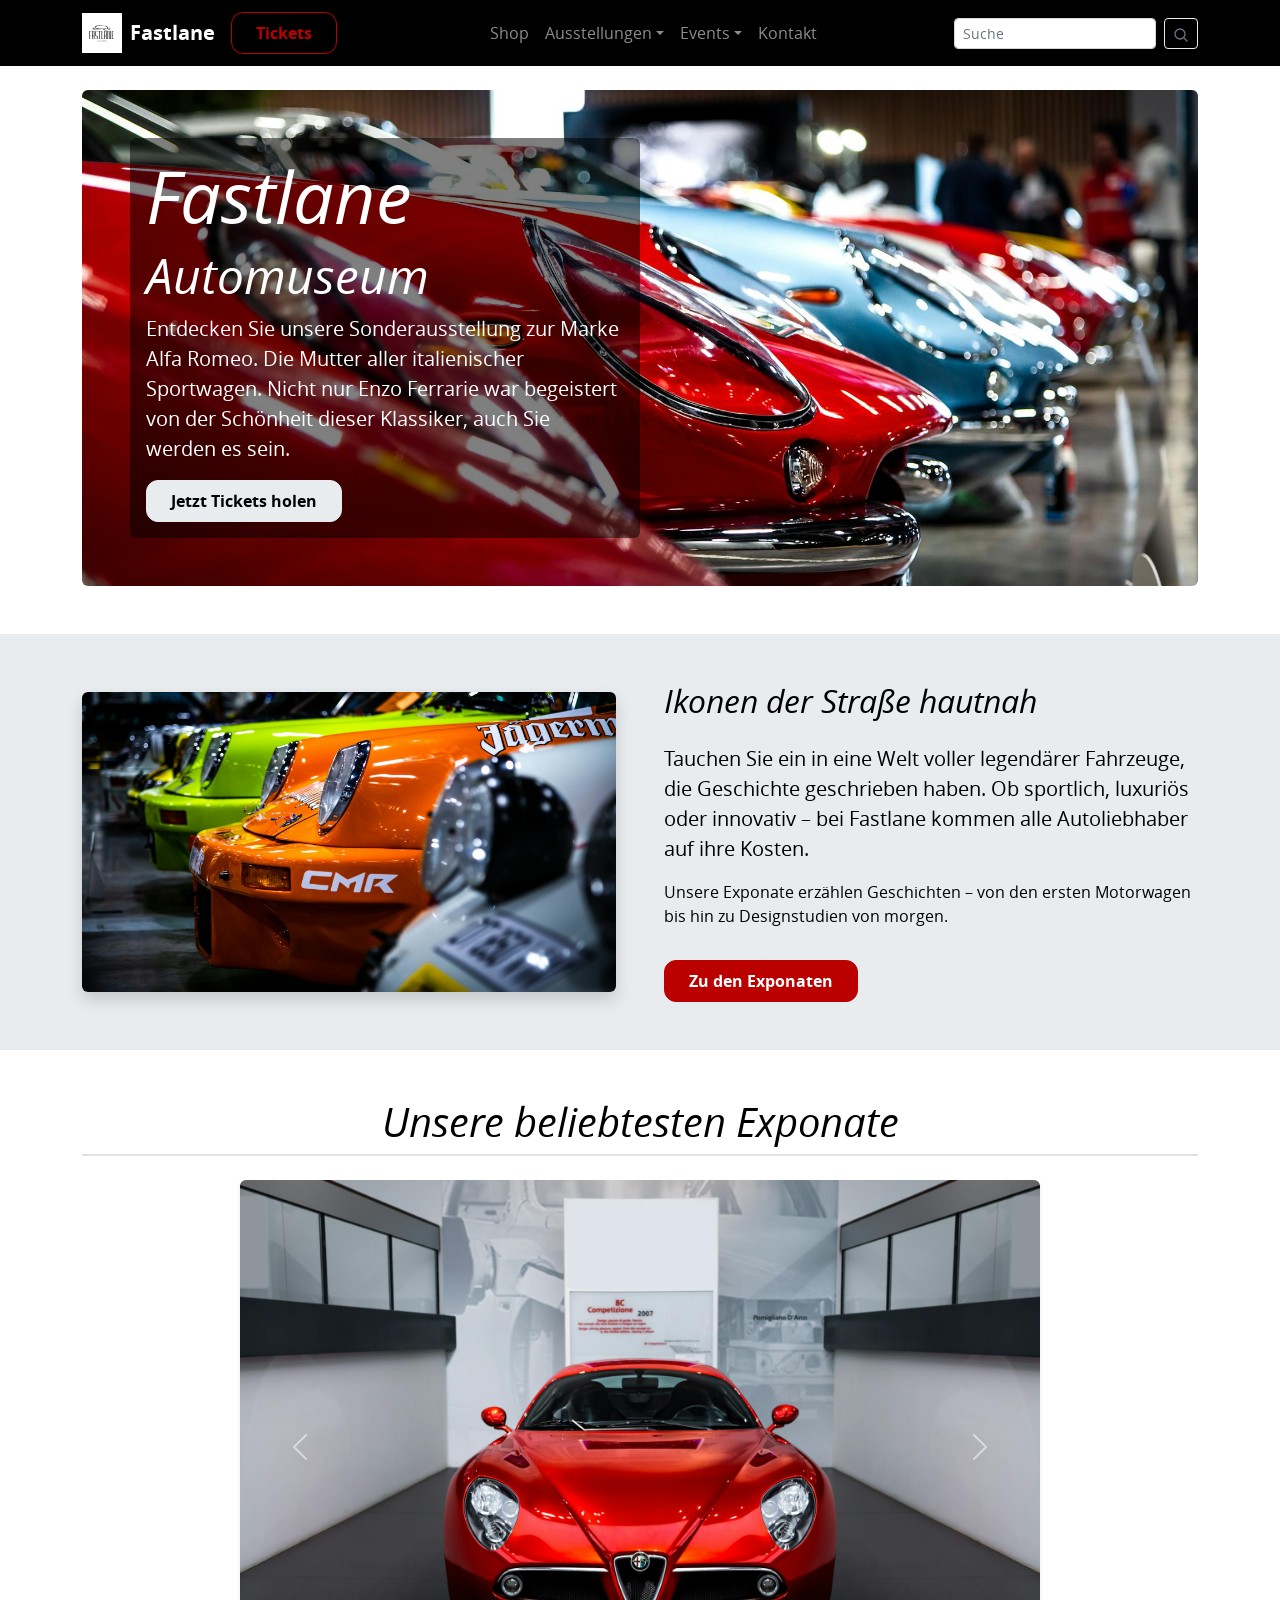
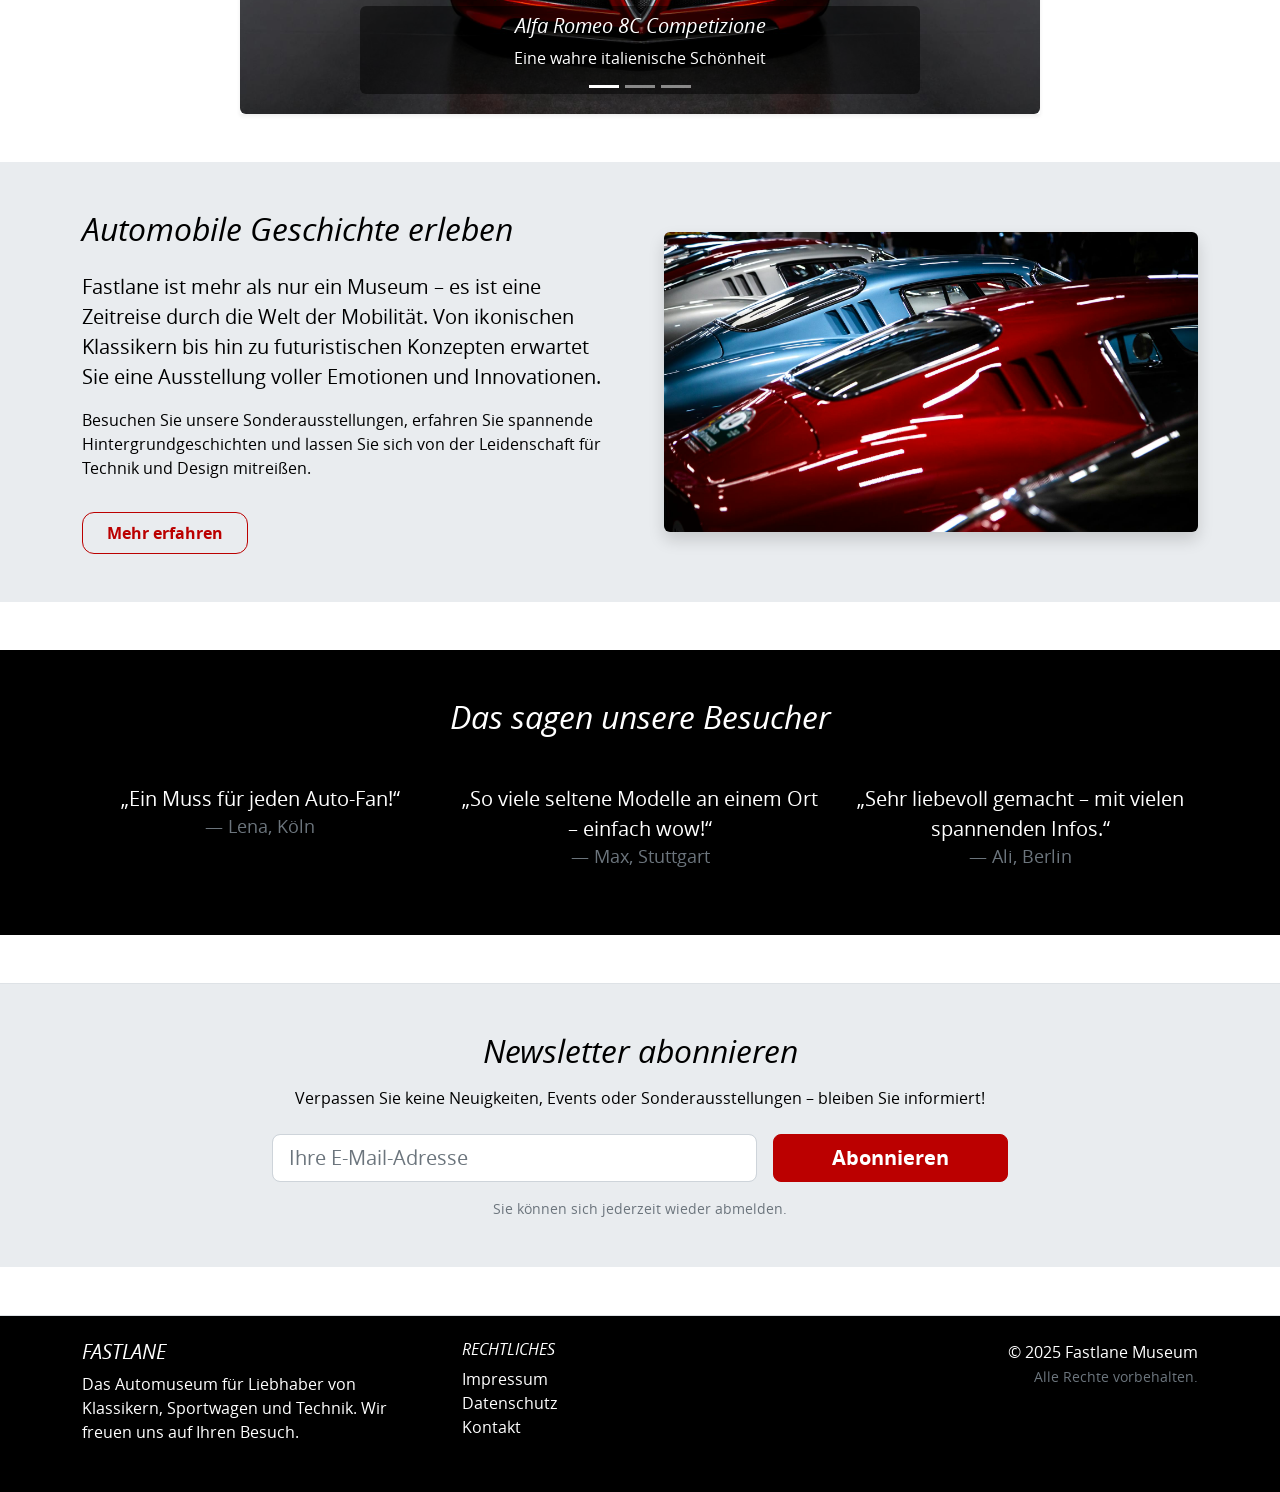
<file: index.html>
<!DOCTYPE html>
<html lang="de">

<head>
    <meta charset="utf-8"/>
    <meta name="viewport" content="width=device-width, initial-scale=1, shrink-to-fit=no"/>
    <link rel="stylesheet" href="css/styles.css"/>
    <title>Fastlane Startseite</title> 
</head>

<body>
    <header class="sticky-top">
        <nav class="navbar navbar-expand-lg navbar-dark bg-dark">
            <div class="container">
                <a class="navbar-brand d-flex align-items-center" href="index.html">
                    <img src="images/fastlane_logo_white.svg" alt="Fastlane Logo" width="40" class="me-2"/>
                    <strong>Fastlane</strong>
                </a>
                <a href="#" class="btn btn-outline-danger me-3">Tickets</a>
                <button type="button" class="navbar-toggler" data-bs-toggle="collapse" data-bs-target="#nav-main">
                    <span class="navbar-toggler-icon"></span>
                </button>               
                <div class="collapse navbar-collapse" id="nav-main">
                    <ul class="navbar-nav mx-auto">
                        <li class="nav-item">
                            <a href="#" class="nav-link">Shop</a>
                        </li>                        
                        <li class="nav-item dropdown">
                            <a href="#" class="nav-link dropdown-toggle" data-bs-toggle="dropdown">Ausstellungen</a>
                            <ul class="dropdown-menu">
                                <li><a href="#" class="dropdown-item">Dauerausstellung</a></li>
                                <li><a href="#" class="dropdown-item">Sonderausstellung</a></li>
                                <li><a href="exhibits.html" class="dropdown-item">Beliebsteste Exponate</a></li>
                            </ul>
                        </li>
                        <li class="nav-item dropdown">
                            <a href="#" class="nav-link dropdown-toggle" data-bs-toggle="dropdown">Events</a>
                            <ul class="dropdown-menu">
                                <li><a href="#" class="dropdown-item">Eventkalender</a></li>
                                <li><a href="#" class="dropdown-item">Ihr Event veranstalten</a></li>
                            </ul>
                        </li>
                        <li class="nav-item">
                            <a href="contact.html" class="nav-link">Kontakt</a>
                        </li>
                    </ul>
                    <form class="d-flex" role="search">
                        <input class="form-control form-control-sm me-2" type="search" placeholder="Suche" aria-label="Suche">
                        <button class="btn btn-outline-light btn-sm" type="submit">
                            <img src="images/search.svg" alt="Suche" width="16"/>
                        </button>
                    </form>
                </div>
            </div>    
        </nav>
    </header>

    <main>    
        <div class="container">
            <div class="my-4 p-md-5 rounded index-banner">
                <div class="w-lg-50 text-white bg-black rounded p-3" style="--bs-bg-opacity: .5;">
                    <h1 class="display-2">Fastlane</h1>
                    <h2 class="display-5">Automuseum</h2>                    
                    <p class="lead">Entdecken Sie unsere Sonderausstellung zur Marke Alfa Romeo. Die Mutter aller italienischer Sportwagen. Nicht nur Enzo Ferrarie war begeistert von der Schönheit dieser Klassiker, auch Sie werden es sein.</p>
                    <a href="#" class="btn btn-light">Jetzt Tickets holen</a>
                </div>
            </div>    
        </div>

        <div class="py-5 mt-5 bg-light">
            <div class="container">
                <div class="row align-items-center g-5">
                    <div class="col-lg-6">
                        <img src="images/museum_banner_3.jpg" class="img-fluid rounded shadow" alt="Einige Porsche im Museum">
                    </div>
                    <div class="col-lg-6">
                        <h2 class="mb-4">Ikonen der Straße hautnah</h2>
                        <p class="lead">Tauchen Sie ein in eine Welt voller legendärer Fahrzeuge, die Geschichte geschrieben haben. Ob sportlich, luxuriös oder innovativ – bei Fastlane kommen alle Autoliebhaber auf ihre Kosten.</p>
                        <p>Unsere Exponate erzählen Geschichten – von den ersten Motorwagen bis hin zu Designstudien von morgen.</p>
                        <a href="exhibits.html" class="btn btn-danger mt-3">Zu den Exponaten</a>
                    </div>
                </div>
            </div>
        </div>

        <div class="container mt-5 mb-5">
            <h1 class="text-center border-bottom border-2 pb-2 mb-4">Unsere beliebtesten Exponate</h1>
            <div class="mx-auto" style="max-width: 800px;">
                <div id="carousel_fastlane" class="carousel slide shadow-sm" data-bs-ride="carousel">
                    <div class="carousel-indicators">
                        <button type="button" data-bs-target="#carousel_fastlane" data-bs-slide-to="0" class="active" aria-current="true" aria-label="Slide 1"></button>
                        <button type="button" data-bs-target="#carousel_fastlane" data-bs-slide-to="1" aria-label="Slide 2"></button>
                        <button type="button" data-bs-target="#carousel_fastlane" data-bs-slide-to="2" aria-label="Slide 3"></button>
                    </div>
                    <div class="carousel-inner rounded">
                        <div class="carousel-item active">
                            <img src="images/alfa_romeo_8c.jpg" class="d-block w-100" alt="Alfa Romeo 8C">
                            <div class="carousel-caption bg-dark bg-opacity-50 rounded p-2">
                                <h5>Alfa Romeo 8C Competizione</h5>
                                <p>Eine wahre italienische Schönheit</p>
                            </div>
                        </div>
                        <div class="carousel-item">
                            <img src="images/BMW_Isetta.jpg" class="d-block w-100" alt="BMW Isetta">
                            <div class="carousel-caption bg-dark bg-opacity-50 rounded p-2">
                                <h5>BMW Isetta</h5>
                                <p>Der süße bayrische Klassiker</p>
                            </div>
                        </div>
                        <div class="carousel-item">
                            <img src="images/delorian.jpg" class="d-block w-100" alt="Delorian">
                            <div class="carousel-caption bg-dark bg-opacity-50 rounded p-2">
                                <h5>Delorian</h5>
                                <p>Zurück in die Zukunft!</p>
                            </div>
                        </div>
                    </div>
                    <button class="carousel-control-prev" type="button" data-bs-target="#carousel_fastlane" data-bs-slide="prev">
                        <span class="carousel-control-prev-icon"></span>
                        <span class="visually-hidden">Vorherige</span>
                    </button>
                    <button class="carousel-control-next" type="button" data-bs-target="#carousel_fastlane" data-bs-slide="next">
                        <span class="carousel-control-next-icon"></span>
                        <span class="visually-hidden">Nächste</span>
                    </button>
                </div>
            </div>
        </div>
        
        <div class="mb-5 py-5 bg-light">
            <div class="container">
                <div class="row align-items-center g-5">
                    <div class="col-lg-6">
                        <h2 class="mb-4">Automobile Geschichte erleben</h2>
                        <p class="lead">Fastlane ist mehr als nur ein Museum – es ist eine Zeitreise durch die Welt der Mobilität. Von ikonischen Klassikern bis hin zu futuristischen Konzepten erwartet Sie eine Ausstellung voller Emotionen und Innovationen.</p>
                        <p>Besuchen Sie unsere Sonderausstellungen, erfahren Sie spannende Hintergrundgeschichten und lassen Sie sich von der Leidenschaft für Technik und Design mitreißen.</p>
                        <a href="exhibits.html" class="btn btn-outline-danger mt-3">Mehr erfahren</a>
                    </div>        
                    <div class="col-lg-6">
                        <img src="images/museum_banner_2.jpg" class="img-fluid rounded shadow" alt="Heckansicht von einigen Coupes im Museum">
                    </div>
                </div>
            </div>
        </div>

        <div class="bg-dark text-white mb-5 py-5">
            <div class="container">
                <h2 class="text-center mb-5">Das sagen unsere Besucher</h2>
                <div class="row text-center">
                    <div class="col-md-4">
                        <blockquote class="blockquote">
                            <p>„Ein Muss für jeden Auto-Fan!“</p>
                            <footer class="blockquote-footer">Lena, Köln</footer>
                        </blockquote>
                    </div>
                    <div class="col-md-4">
                        <blockquote class="blockquote">
                            <p>„So viele seltene Modelle an einem Ort – einfach wow!“</p>
                            <footer class="blockquote-footer">Max, Stuttgart</footer>
                        </blockquote>
                    </div>
                    <div class="col-md-4">
                        <blockquote class="blockquote">
                            <p>„Sehr liebevoll gemacht – mit vielen spannenden Infos.“</p>
                            <footer class="blockquote-footer">Ali, Berlin</footer>
                        </blockquote>
                    </div>
                </div>
            </div>
        </div>      

        <div class="bg-light py-5 mt-5 border-top">
            <div class="container">
                <div class="row justify-content-center text-center">
                    <div class="col-lg-8">
                        <h2 class="mb-3">Newsletter abonnieren</h2>
                        <p class="mb-4">Verpassen Sie keine Neuigkeiten, Events oder Sonderausstellungen – bleiben Sie informiert!</p>
                        <form class="row g-3 justify-content-center">
                            <div class="col-md-8 col-sm-12">
                                <input type="email" class="form-control form-control-lg" placeholder="Ihre E-Mail-Adresse" required>
                            </div>
                            <div class="col-md-4 col-sm-12">
                                <button type="submit" class="btn btn-danger btn-lg w-100">Abonnieren</button>
                            </div>
                        </form>
                        <small class="text-muted d-block mt-3">Sie können sich jederzeit wieder abmelden.</small>
                    </div>
                </div>
            </div>
        </div>
    </main>       
               
    <footer class="bg-dark text-white mt-5 pt-4 pb-3 border-top">
        <div class="container">
            <div class="row text-center text-md-start">
                <div class="col-md-4 mb-3">
                    <h5 class="text-uppercase">Fastlane</h5>
                    <p>Das Automuseum für Liebhaber von Klassikern, Sportwagen und Technik. Wir freuen uns auf Ihren Besuch.</p>
                </div>
                <div class="col-md-4 mb-3">
                    <h6 class="text-uppercase">Rechtliches</h6>
                    <ul class="list-unstyled my-text-decoration">
                        <li><a href="#" class="text-white">Impressum</a></li>
                        <li><a href="#" class="text-white">Datenschutz</a></li>
                        <li><a href="contact.html" class="text-white">Kontakt</a></li>
                    </ul>
                </div>
                <div class="col-md-4 mb-3 text-md-end">
                    <p class="mb-0">&copy; 2025 Fastlane Museum</p>
                    <small class="text-muted">Alle Rechte vorbehalten.</small>
                </div>
            </div>
        </div>
    </footer>
    <script src="js/bootstrap/bootstrap.bundle.min.js"></script>    
</body>

</html>
</file>
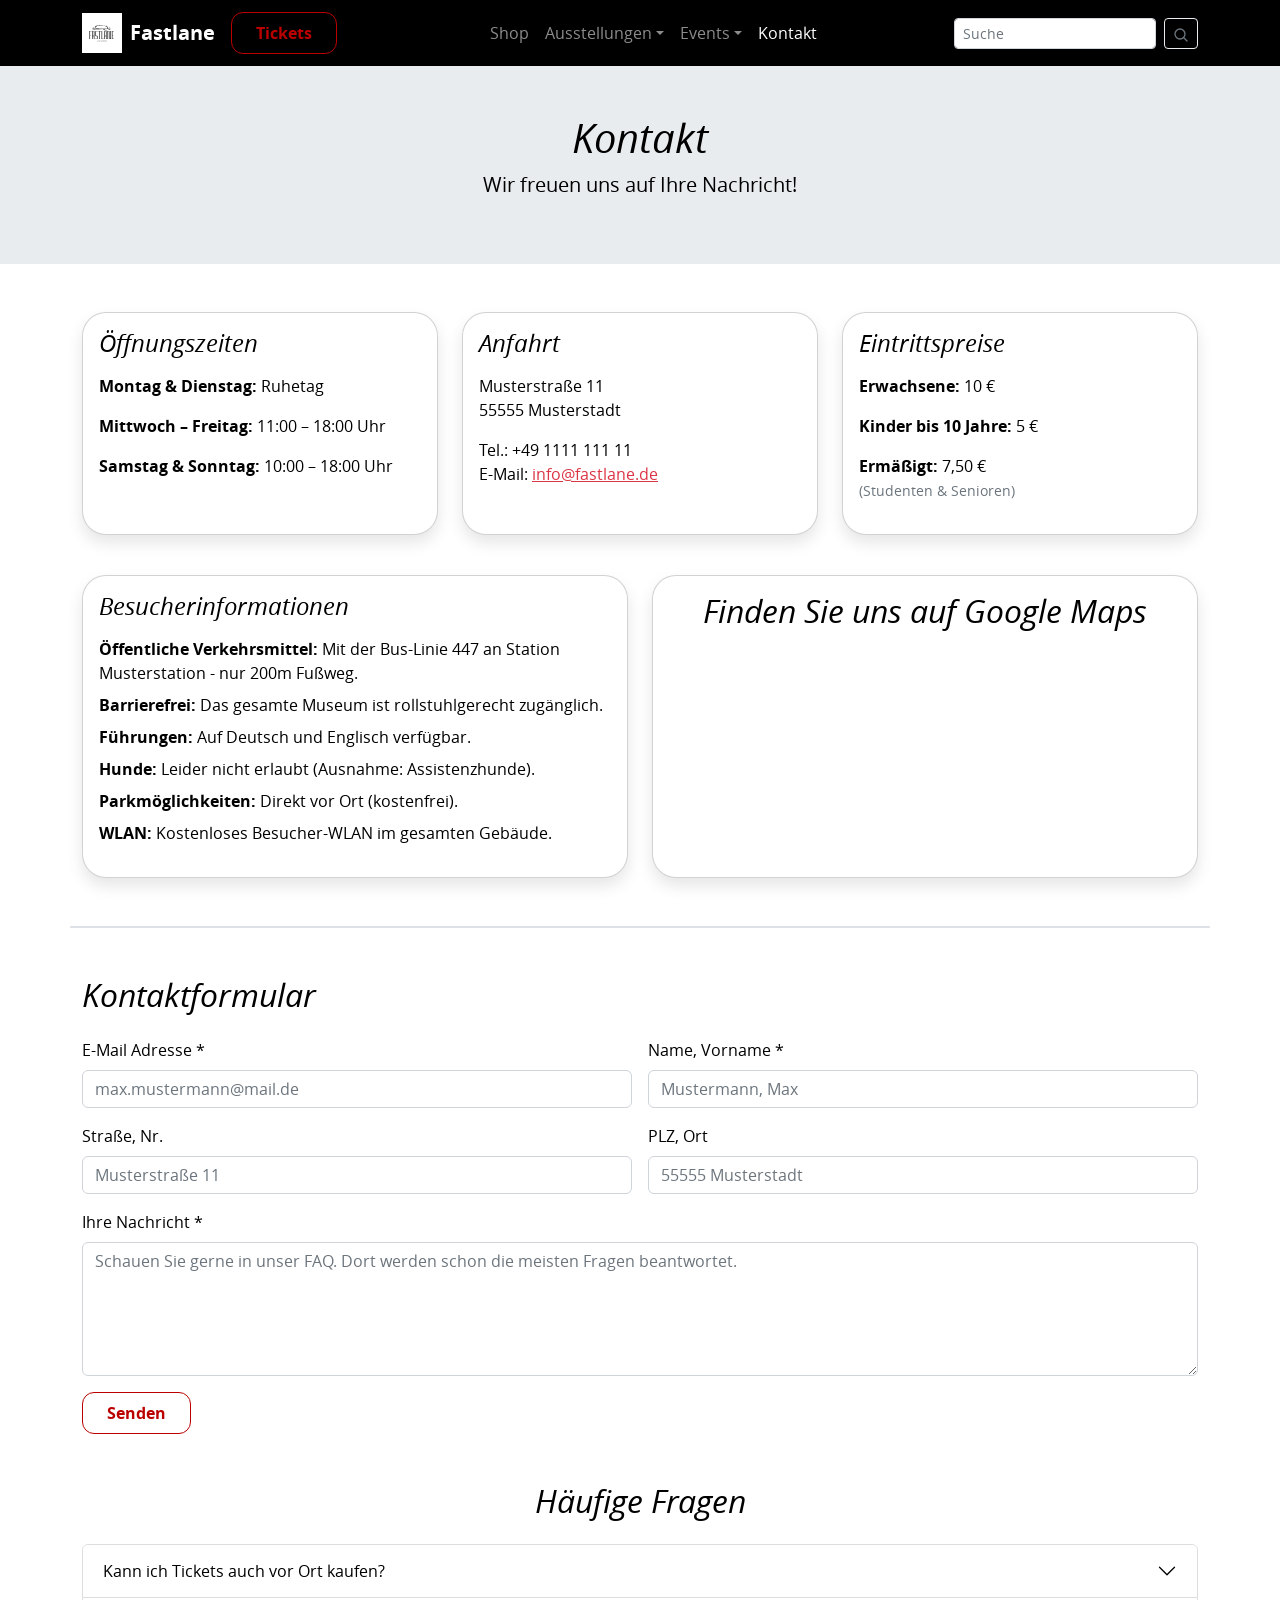
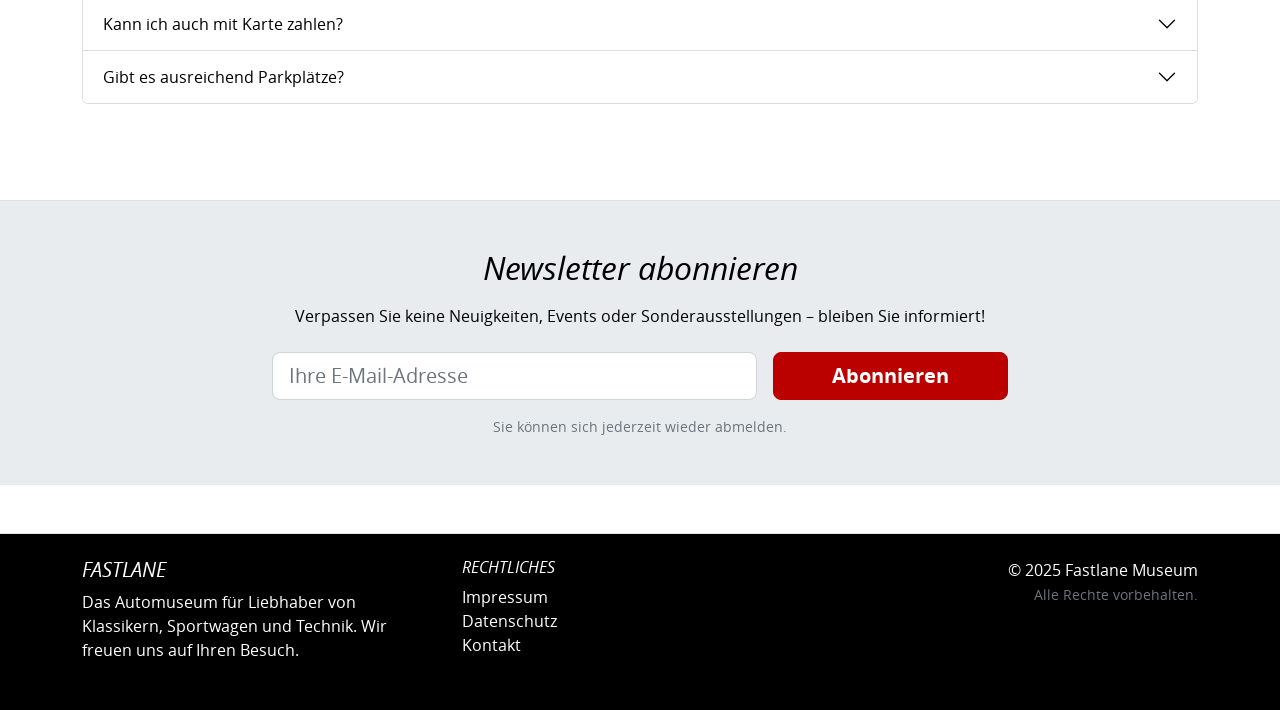
<file: contact.html>
<!DOCTYPE html>
<html lang="de">

<head>
    <meta charset="utf-8"/>
    <meta name="viewport" content="width=device-width, initial-scale=1, shrink-to-fit=no"/>
    <link rel="stylesheet" href="css/styles.css"/>
    <title>Kontakt</title>   
</head>

<body>
    <header class="sticky-top">
        <nav class="navbar navbar-expand-lg navbar-dark bg-dark">
            <div class="container">
                <a class="navbar-brand d-flex align-items-center" href="index.html">
                    <img src="images/fastlane_logo_white.svg" alt="Fastlane Logo" width="40" class="me-2"/>
                    <strong>Fastlane</strong>
                </a>
                <a href="#" class="btn btn-outline-danger me-3">Tickets</a>
                <button type="button" class="navbar-toggler" data-bs-toggle="collapse" data-bs-target="#nav-main">
                    <span class="navbar-toggler-icon"></span>
                </button>               
                <div class="collapse navbar-collapse" id="nav-main">
                    <ul class="navbar-nav mx-auto">
                        <li class="nav-item">
                            <a href="#" class="nav-link">Shop</a>
                        </li>                        
                        <li class="nav-item dropdown">
                            <a href="#" class="nav-link dropdown-toggle" data-bs-toggle="dropdown">Ausstellungen</a>
                            <ul class="dropdown-menu">
                                <li><a href="#" class="dropdown-item">Dauerausstellung</a></li>
                                <li><a href="#" class="dropdown-item">Sonderausstellung</a></li>
                                <li><a href="exhibits.html" class="dropdown-item">Beliebsteste Exponate</a></li>
                            </ul>
                        </li>
                        <li class="nav-item dropdown">
                            <a href="#" class="nav-link dropdown-toggle" data-bs-toggle="dropdown">Events</a>
                            <ul class="dropdown-menu">
                                <li><a href="#" class="dropdown-item">Eventkalender</a></li>
                                <li><a href="#" class="dropdown-item">Ihr Event veranstalten</a></li>
                            </ul>
                        </li>
                        <li class="nav-item">
                            <a href="contact.html" class="nav-link active">Kontakt</a>
                        </li>
                    </ul>
                    <form class="d-flex" role="search">
                        <input class="form-control form-control-sm me-2" type="search" placeholder="Suche" aria-label="Suche">
                        <button class="btn btn-outline-light btn-sm" type="submit">
                            <img src="images/search.svg" alt="Suche" width="16"/>
                        </button>
                    </form>
                </div>
            </div>    
        </nav>
    </header>

    <main>
        <div class="bg-light py-5">
            <h1 class="text-center display-6">Kontakt</h1>
            <p class="lead text-center">Wir freuen uns auf Ihre Nachricht!</p>
        </div>

        <div class="container mt-5">
            <div class="row g-4">
                <div class="col-md-4">
                    <div class="card h-100">
                        <div class="card-body">
                            <h4 class="card-title mb-3">Öffnungszeiten</h4>
                            <p class="mb-3"><strong>Montag & Dienstag:</strong> Ruhetag</p>
                            <p class="mb-3"><strong>Mittwoch – Freitag:</strong> 11:00 – 18:00 Uhr</p>
                            <p><strong>Samstag & Sonntag:</strong> 10:00 – 18:00 Uhr</p>
                        </div>
                    </div>
                </div>        
                <div class="col-md-4">
                    <div class="card h-100">
                        <div class="card-body">
                            <h4 class="card-title mb-3">Anfahrt</h4>
                            <p>Musterstraße 11<br>55555 Musterstadt</p>
                            <p>Tel.: +49 1111 111 11<br>E-Mail: <a href="mailto:info@fastlane.de">info@fastlane.de</a></p>
                        </div>
                    </div>
                </div>        
                <div class="col-md-4">
                    <div class="card h-100">
                        <div class="card-body">
                            <h4 class="card-title mb-3">Eintrittspreise</h4>
                            <p><strong>Erwachsene:</strong> 10 €</p>
                            <p><strong>Kinder bis 10 Jahre:</strong> 5 €</p>
                            <p><strong>Ermäßigt:</strong> 7,50 €<br><small class="text-muted">(Studenten & Senioren)</small></p>
                        </div>
                    </div>
                </div>
            </div>

            <div class="row g-4 mt-3 border-bottom border-2 pb-5">
                <div class="col-md-6">
                    <div class="card h-100">
                        <div class="card-body">
                            <h4 class="card-title mb-3">Besucherinformationen</h4>
                            <ul class="list-unstyled">
                                <li class="mb-2"><strong>Öffentliche Verkehrsmittel:</strong> Mit der Bus-Linie 447 an Station Musterstation - nur 200m Fußweg. </li>
                                <li class="mb-2"><strong>Barrierefrei:</strong> Das gesamte Museum ist rollstuhlgerecht zugänglich.</li>
                                <li class="mb-2"><strong>Führungen:</strong> Auf Deutsch und Englisch verfügbar.</li>
                                <li class="mb-2"><strong>Hunde:</strong> Leider nicht erlaubt (Ausnahme: Assistenzhunde).</li>
                                <li class="mb-2"><strong>Parkmöglichkeiten:</strong> Direkt vor Ort (kostenfrei).</li>
                                <li><strong>WLAN:</strong> Kostenloses Besucher-WLAN im gesamten Gebäude.</li>
                            </ul>
                        </div>
                    </div>
                </div>                
                <div class="col-md-6">
                    <div class="card h-100">
                        <div class="card-body">
                            <h2 class="text-center pb-2">Finden Sie uns auf Google Maps</h2>
                            <div class="d-flex justify-content-center">
                                <iframe src="https://www.google.com/maps/embed?pb=!1m18!1m12!1m3!1d79512.55725120855!2d7.35555565178777!3d51.480783411551435!2m3!1f0!2f0!3f0!3m2!1i1024!2i768!4f13.1!3m3!1m2!1s0x47b9178a0fd3a5f1%3A0xaf8e3d5679664451!2sPACE%20Automobil%20Museum!5e0!3m2!1sde!2sde!4v1746006688300!5m2!1sde!2sde" width="600" height="200" style="border:0;" allowfullscreen="" loading="lazy" referrerpolicy="no-referrer-when-downgrade"></iframe>
                            </div>
                        </div>
                    </div>
                </div> 
            </div>
   
            <div class="mt-5">
                <h2 class="mb-4">Kontaktformular</h2>
                <form>
                    <div class="row g-3">
                        <div class="col-12 col-md-6">
                            <label for="email" class="form-label">E-Mail Adresse *</label>
                            <input type="email" class="form-control" id="email" placeholder="max.mustermann@mail.de" required>
                        </div>
                        <div class="col-12 col-md-6">
                            <label for="name" class="form-label">Name, Vorname *</label>
                            <input type="text" class="form-control" id="name" placeholder="Mustermann, Max" required>
                        </div>
                        <div class="col-12 col-md-6">
                            <label for="strasse" class="form-label">Straße, Nr.</label>
                            <input type="text" class="form-control" id="strasse" placeholder="Musterstraße 11">
                        </div>
                        <div class="col-12 col-md-6">
                            <label for="plz" class="form-label">PLZ, Ort</label>
                            <input type="text" class="form-control" id="plz" placeholder="55555 Musterstadt">
                        </div>
                        <div class="col-12">
                            <label for="nachricht" class="form-label">Ihre Nachricht *</label>
                            <textarea class="form-control" id="nachricht" rows="5" placeholder="Schauen Sie gerne in unser FAQ. Dort werden schon die meisten Fragen beantwortet."></textarea>
                        </div>
                        <div class="col-12">
                            <button type="submit" class="btn btn-outline-danger">Senden</button>
                        </div>
                    </div>
                </form>
            </div>
        </div>

        <div class="py-5">
            <div class="container">
                <h2 class="text-center mb-4">Häufige Fragen</h2>
                <div class="accordion" id="faqAccordion">
                    <div class="accordion-item">
                        <h2 class="accordion-header" id="question1">
                            <button class="accordion-button collapsed" type="button" data-bs-toggle="collapse" data-bs-target="#collapse1" aria-expanded="false">
                                Kann ich Tickets auch vor Ort kaufen?
                            </button>
                        </h2>
                        <div id="collapse1" class="accordion-collapse collapse" data-bs-parent="#faqAccordion">
                            <div class="accordion-body">
                                Ja, unsere Kasse ist zu den Öffnungszeiten geöffnet. Online-Tickets sparen aber Wartezeit.
                            </div>
                        </div>
                    </div>
                    <div class="accordion-item">
                        <h2 class="accordion-header" id="question2">
                            <button class="accordion-button collapsed" type="button" data-bs-toggle="collapse" data-bs-target="#collapse2" aria-expanded="false">
                                Kann ich auch mit Karte zahlen?
                            </button>
                        </h2>
                        <div id="collapse2" class="accordion-collapse collapse" data-bs-parent="#faqAccordion">
                            <div class="accordion-body">
                                Ja, wir bieten auch Kartenzahlung an.
                            </div>
                        </div>
                    </div>
                    <div class="accordion-item">
                        <h2 class="accordion-header" id="question3">
                            <button class="accordion-button collapsed" type="button" data-bs-toggle="collapse" data-bs-target="#collapse3" aria-expanded="false">
                                Gibt es ausreichend Parkplätze?
                            </button>
                        </h2>
                        <div id="collapse3" class="accordion-collapse collapse" data-bs-parent="#faqAccordion">
                            <div class="accordion-body">
                                Ja, wir haben eine große Parkfläche für bis zu 200 Fahrzeuge.
                            </div>
                        </div>
                    </div>
                </div>
            </div>
        </div>        

        <div class="bg-light py-5 mt-5 border-top">
            <div class="container">
                <div class="row justify-content-center text-center">
                    <div class="col-lg-8">
                        <h2 class="mb-3">Newsletter abonnieren</h2>
                        <p class="mb-4">Verpassen Sie keine Neuigkeiten, Events oder Sonderausstellungen – bleiben Sie informiert!</p>
                        <form class="row g-3 justify-content-center">
                            <div class="col-md-8 col-sm-12">
                                <input type="email" class="form-control form-control-lg" placeholder="Ihre E-Mail-Adresse" required>
                            </div>
                            <div class="col-md-4 col-sm-12">
                                <button type="submit" class="btn btn-danger btn-lg w-100">Abonnieren</button>
                            </div>
                        </form>
                        <small class="text-muted d-block mt-3">Sie können sich jederzeit wieder abmelden.</small>
                    </div>
                </div>
            </div>
        </div>
    </main> 

    <footer class="bg-dark text-white mt-5 pt-4 pb-3 border-top">
        <div class="container">
            <div class="row text-center text-md-start">
                <div class="col-md-4 mb-3">
                    <h5 class="text-uppercase">Fastlane</h5>
                    <p>Das Automuseum für Liebhaber von Klassikern, Sportwagen und Technik. Wir freuen uns auf Ihren Besuch.</p>
                </div>
                <div class="col-md-4 mb-3">
                    <h6 class="text-uppercase">Rechtliches</h6>
                    <ul class="list-unstyled my-text-decoration">
                        <li><a href="#" class="text-white">Impressum</a></li>
                        <li><a href="#" class="text-white">Datenschutz</a></li>
                        <li><a href="contact.html" class="text-white">Kontakt</a></li>
                    </ul>
                </div>
                <div class="col-md-4 mb-3 text-md-end">
                    <p class="mb-0">&copy; 2025 Fastlane Museum</p>
                    <small class="text-muted">Alle Rechte vorbehalten.</small>
                </div>
            </div>
        </div>
    </footer>
    <script src="js/bootstrap/bootstrap.bundle.min.js"></script>    
</body>

</html>
</file>
<file: css/styles.css>
@charset "UTF-8";
@font-face {
  font-family: "Open Sans";
  src: url(../fonts/opensans/opensans-regular.woff) format("woff");
  font-style: normal;
  font-weight: normal;
}
@font-face {
  font-family: "Open Sans";
  src: url(../fonts/opensans/opensans-bold.woff) format("woff");
  font-style: normal;
  font-weight: bold;
}
@font-face {
  font-family: "Open Sans";
  src: url(../fonts/opensans/opensans-italic.woff) format("woff");
  font-style: italic;
  font-weight: normal;
}
@font-face {
  font-family: "Open Sans";
  src: url(../fonts/opensans/opensans-bolditalic.woff) format("woff");
  font-style: italic;
  font-weight: bold;
}
@media (min-width: 992px) {
  .dropdown:hover .dropdown-menu {
    display: block;
    margin-top: 0;
  }
}
.carousel-caption {
  background: rgba(0, 0, 0, 0.4);
}

.card {
  border-radius: 1.5rem;
  box-shadow: 0 0.5rem 1rem rgba(0, 0, 0, 0.1);
}

.card:hover {
  transform: translateY(-5px);
  transition: transform 0.3s ease, box-shadow 0.3s ease;
  box-shadow: 0 10px 20px rgba(0, 0, 0, 0.2);
}

.accordion-item {
  background-color: #fff;
  border: 1px solid #ddd;
}
.accordion-item .accordion-button {
  background: #fff;
}
.accordion-item .accordion-button:focus {
  box-shadow: none;
}

/*!
 * Bootstrap  v5.2.3 (https://getbootstrap.com/)
 * Copyright 2011-2022 The Bootstrap Authors
 * Copyright 2011-2022 Twitter, Inc.
 * Licensed under MIT (https://github.com/twbs/bootstrap/blob/main/LICENSE)
 */
:root {
  --bs-blue: #0d6efd;
  --bs-indigo: #6610f2;
  --bs-purple: #6f42c1;
  --bs-pink: #d63384;
  --bs-red: #dc3545;
  --bs-orange: #fd7e14;
  --bs-yellow: #ffc107;
  --bs-green: #198754;
  --bs-teal: #20c997;
  --bs-cyan: #0dcaf0;
  --bs-black: #000;
  --bs-white: #fff;
  --bs-gray: #6c757d;
  --bs-gray-dark: #343a40;
  --bs-gray-100: #f8f9fa;
  --bs-gray-200: #e9ecef;
  --bs-gray-300: #dee2e6;
  --bs-gray-400: #ced4da;
  --bs-gray-500: #adb5bd;
  --bs-gray-600: #6c757d;
  --bs-gray-700: #495057;
  --bs-gray-800: #343a40;
  --bs-gray-900: #212529;
  --bs-primary: #dc3545;
  --bs-secondary: #6c757d;
  --bs-success: #198754;
  --bs-info: #0dcaf0;
  --bs-warning: #ffc107;
  --bs-danger: #b00;
  --bs-light: #e9ecef;
  --bs-dark: black;
  --bs-primary-rgb: 220, 53, 69;
  --bs-secondary-rgb: 108, 117, 125;
  --bs-success-rgb: 25, 135, 84;
  --bs-info-rgb: 13, 202, 240;
  --bs-warning-rgb: 255, 193, 7;
  --bs-danger-rgb: 187, 0, 0;
  --bs-light-rgb: 233, 236, 239;
  --bs-dark-rgb: 0, 0, 0;
  --bs-white-rgb: 255, 255, 255;
  --bs-black-rgb: 0, 0, 0;
  --bs-body-color-rgb: 0, 0, 0;
  --bs-body-bg-rgb: 255, 255, 255;
  --bs-font-sans-serif: "Open Sans", "Helvetica Neue", "Noto Sans", "Liberation Sans", Arial, sans-serif, "Apple Color Emoji", "Segoe UI Emoji", "Segoe UI Symbol", "Noto Color Emoji";
  --bs-font-monospace: SFMono-Regular, Menlo, Monaco, Consolas, "Liberation Mono", "Courier New", monospace;
  --bs-gradient: linear-gradient(180deg, rgba(255, 255, 255, 0.15), rgba(255, 255, 255, 0));
  --bs-body-font-family: var(--bs-font-sans-serif);
  --bs-body-font-size: 1rem;
  --bs-body-font-weight: 400;
  --bs-body-line-height: 1.5;
  --bs-body-color: black;
  --bs-body-bg: #fff;
  --bs-border-width: 1px;
  --bs-border-style: solid;
  --bs-border-color: #dee2e6;
  --bs-border-color-translucent: rgba(0, 0, 0, 0.175);
  --bs-border-radius: 0.375rem;
  --bs-border-radius-sm: 0.25rem;
  --bs-border-radius-lg: 0.5rem;
  --bs-border-radius-xl: 1rem;
  --bs-border-radius-2xl: 2rem;
  --bs-border-radius-pill: 50rem;
  --bs-link-color: #dc3545;
  --bs-link-hover-color: #b02a37;
  --bs-code-color: #d63384;
  --bs-highlight-bg: #fff3cd;
}

*,
*::before,
*::after {
  box-sizing: border-box;
}

@media (prefers-reduced-motion: no-preference) {
  :root {
    scroll-behavior: smooth;
  }
}

body {
  margin: 0;
  font-family: var(--bs-body-font-family);
  font-size: var(--bs-body-font-size);
  font-weight: var(--bs-body-font-weight);
  line-height: var(--bs-body-line-height);
  color: var(--bs-body-color);
  text-align: var(--bs-body-text-align);
  background-color: var(--bs-body-bg);
  -webkit-text-size-adjust: 100%;
  -webkit-tap-highlight-color: rgba(0, 0, 0, 0);
}

hr {
  margin: 1rem 0;
  color: inherit;
  border: 0;
  border-top: 1px solid;
  opacity: 0.25;
}

h6, .h6, h5, .h5, h4, .h4, h3, .h3, h2, .h2, h1, .h1 {
  margin-top: 0;
  margin-bottom: 0.5rem;
  font-style: italic;
  font-weight: 500;
  line-height: 1.2;
}

h1, .h1 {
  font-size: calc(1.375rem + 1.5vw);
}
@media (min-width: 1200px) {
  h1, .h1 {
    font-size: 2.5rem;
  }
}

h2, .h2 {
  font-size: calc(1.325rem + 0.9vw);
}
@media (min-width: 1200px) {
  h2, .h2 {
    font-size: 2rem;
  }
}

h3, .h3 {
  font-size: calc(1.3rem + 0.6vw);
}
@media (min-width: 1200px) {
  h3, .h3 {
    font-size: 1.75rem;
  }
}

h4, .h4 {
  font-size: calc(1.275rem + 0.3vw);
}
@media (min-width: 1200px) {
  h4, .h4 {
    font-size: 1.5rem;
  }
}

h5, .h5 {
  font-size: 1.25rem;
}

h6, .h6 {
  font-size: 1rem;
}

p {
  margin-top: 0;
  margin-bottom: 1rem;
}

abbr[title] {
  text-decoration: underline dotted;
  cursor: help;
  text-decoration-skip-ink: none;
}

address {
  margin-bottom: 1rem;
  font-style: normal;
  line-height: inherit;
}

ol,
ul {
  padding-left: 2rem;
}

ol,
ul,
dl {
  margin-top: 0;
  margin-bottom: 1rem;
}

ol ol,
ul ul,
ol ul,
ul ol {
  margin-bottom: 0;
}

dt {
  font-weight: 700;
}

dd {
  margin-bottom: 0.5rem;
  margin-left: 0;
}

blockquote {
  margin: 0 0 1rem;
}

b,
strong {
  font-weight: bolder;
}

small, .small {
  font-size: 0.875em;
}

mark, .mark {
  padding: 0.1875em;
  background-color: var(--bs-highlight-bg);
}

sub,
sup {
  position: relative;
  font-size: 0.75em;
  line-height: 0;
  vertical-align: baseline;
}

sub {
  bottom: -0.25em;
}

sup {
  top: -0.5em;
}

a {
  color: var(--bs-link-color);
  text-decoration: underline;
}
a:hover {
  color: var(--bs-link-hover-color);
}

a:not([href]):not([class]), a:not([href]):not([class]):hover {
  color: inherit;
  text-decoration: none;
}

pre,
code,
kbd,
samp {
  font-family: var(--bs-font-monospace);
  font-size: 1em;
}

pre {
  display: block;
  margin-top: 0;
  margin-bottom: 1rem;
  overflow: auto;
  font-size: 0.875em;
}
pre code {
  font-size: inherit;
  color: inherit;
  word-break: normal;
}

code {
  font-size: 0.875em;
  color: var(--bs-code-color);
  word-wrap: break-word;
}
a > code {
  color: inherit;
}

kbd {
  padding: 0.1875rem 0.375rem;
  font-size: 0.875em;
  color: var(--bs-body-bg);
  background-color: var(--bs-body-color);
  border-radius: 0.25rem;
}
kbd kbd {
  padding: 0;
  font-size: 1em;
}

figure {
  margin: 0 0 1rem;
}

img,
svg {
  vertical-align: middle;
}

table {
  caption-side: bottom;
  border-collapse: collapse;
}

caption {
  padding-top: 0.5rem;
  padding-bottom: 0.5rem;
  color: #6c757d;
  text-align: left;
}

th {
  text-align: inherit;
  text-align: -webkit-match-parent;
}

thead,
tbody,
tfoot,
tr,
td,
th {
  border-color: inherit;
  border-style: solid;
  border-width: 0;
}

label {
  display: inline-block;
}

button {
  border-radius: 0;
}

button:focus:not(:focus-visible) {
  outline: 0;
}

input,
button,
select,
optgroup,
textarea {
  margin: 0;
  font-family: inherit;
  font-size: inherit;
  line-height: inherit;
}

button,
select {
  text-transform: none;
}

[role=button] {
  cursor: pointer;
}

select {
  word-wrap: normal;
}
select:disabled {
  opacity: 1;
}

[list]:not([type=date]):not([type=datetime-local]):not([type=month]):not([type=week]):not([type=time])::-webkit-calendar-picker-indicator {
  display: none !important;
}

button,
[type=button],
[type=reset],
[type=submit] {
  -webkit-appearance: button;
}
button:not(:disabled),
[type=button]:not(:disabled),
[type=reset]:not(:disabled),
[type=submit]:not(:disabled) {
  cursor: pointer;
}

::-moz-focus-inner {
  padding: 0;
  border-style: none;
}

textarea {
  resize: vertical;
}

fieldset {
  min-width: 0;
  padding: 0;
  margin: 0;
  border: 0;
}

legend {
  float: left;
  width: 100%;
  padding: 0;
  margin-bottom: 0.5rem;
  font-size: calc(1.275rem + 0.3vw);
  line-height: inherit;
}
@media (min-width: 1200px) {
  legend {
    font-size: 1.5rem;
  }
}
legend + * {
  clear: left;
}

::-webkit-datetime-edit-fields-wrapper,
::-webkit-datetime-edit-text,
::-webkit-datetime-edit-minute,
::-webkit-datetime-edit-hour-field,
::-webkit-datetime-edit-day-field,
::-webkit-datetime-edit-month-field,
::-webkit-datetime-edit-year-field {
  padding: 0;
}

::-webkit-inner-spin-button {
  height: auto;
}

[type=search] {
  outline-offset: -2px;
  -webkit-appearance: textfield;
}

/* rtl:raw:
[type="tel"],
[type="url"],
[type="email"],
[type="number"] {
  direction: ltr;
}
*/
::-webkit-search-decoration {
  -webkit-appearance: none;
}

::-webkit-color-swatch-wrapper {
  padding: 0;
}

::file-selector-button {
  font: inherit;
  -webkit-appearance: button;
}

output {
  display: inline-block;
}

iframe {
  border: 0;
}

summary {
  display: list-item;
  cursor: pointer;
}

progress {
  vertical-align: baseline;
}

[hidden] {
  display: none !important;
}

.lead {
  font-size: 1.25rem;
  font-weight: 300;
}

.display-1 {
  font-size: calc(1.625rem + 4.5vw);
  font-weight: 300;
  line-height: 1.2;
}
@media (min-width: 1200px) {
  .display-1 {
    font-size: 5rem;
  }
}

.display-2 {
  font-size: calc(1.575rem + 3.9vw);
  font-weight: 300;
  line-height: 1.2;
}
@media (min-width: 1200px) {
  .display-2 {
    font-size: 4.5rem;
  }
}

.display-3 {
  font-size: calc(1.525rem + 3.3vw);
  font-weight: 300;
  line-height: 1.2;
}
@media (min-width: 1200px) {
  .display-3 {
    font-size: 4rem;
  }
}

.display-4 {
  font-size: calc(1.475rem + 2.7vw);
  font-weight: 300;
  line-height: 1.2;
}
@media (min-width: 1200px) {
  .display-4 {
    font-size: 3.5rem;
  }
}

.display-5 {
  font-size: calc(1.425rem + 2.1vw);
  font-weight: 300;
  line-height: 1.2;
}
@media (min-width: 1200px) {
  .display-5 {
    font-size: 3rem;
  }
}

.display-6 {
  font-size: calc(1.375rem + 1.5vw);
  font-weight: 300;
  line-height: 1.2;
}
@media (min-width: 1200px) {
  .display-6 {
    font-size: 2.5rem;
  }
}

.list-unstyled {
  padding-left: 0;
  list-style: none;
}

.list-inline {
  padding-left: 0;
  list-style: none;
}

.list-inline-item {
  display: inline-block;
}
.list-inline-item:not(:last-child) {
  margin-right: 0.5rem;
}

.initialism {
  font-size: 0.875em;
  text-transform: uppercase;
}

.blockquote {
  margin-bottom: 1rem;
  font-size: 1.25rem;
}
.blockquote > :last-child {
  margin-bottom: 0;
}

.blockquote-footer {
  margin-top: -1rem;
  margin-bottom: 1rem;
  font-size: 0.875em;
  color: #6c757d;
}
.blockquote-footer::before {
  content: "— ";
}

.img-fluid {
  max-width: 100%;
  height: auto;
}

.img-thumbnail {
  padding: 0.25rem;
  background-color: #fff;
  border: 1px solid var(--bs-border-color);
  border-radius: 0.375rem;
  max-width: 100%;
  height: auto;
}

.figure {
  display: inline-block;
}

.figure-img {
  margin-bottom: 0.5rem;
  line-height: 1;
}

.figure-caption {
  font-size: 0.875em;
  color: #6c757d;
}

.container,
.container-fluid,
.container-xxl,
.container-xl,
.container-lg,
.container-md,
.container-sm {
  --bs-gutter-x: 1.5rem;
  --bs-gutter-y: 0;
  width: 100%;
  padding-right: calc(var(--bs-gutter-x) * 0.5);
  padding-left: calc(var(--bs-gutter-x) * 0.5);
  margin-right: auto;
  margin-left: auto;
}

@media (min-width: 576px) {
  .container-sm, .container {
    max-width: 540px;
  }
}
@media (min-width: 768px) {
  .container-md, .container-sm, .container {
    max-width: 720px;
  }
}
@media (min-width: 992px) {
  .container-lg, .container-md, .container-sm, .container {
    max-width: 960px;
  }
}
@media (min-width: 1200px) {
  .container-xl, .container-lg, .container-md, .container-sm, .container {
    max-width: 1140px;
  }
}
@media (min-width: 1400px) {
  .container-xxl, .container-xl, .container-lg, .container-md, .container-sm, .container {
    max-width: 1320px;
  }
}
.row {
  --bs-gutter-x: 1.5rem;
  --bs-gutter-y: 0;
  display: flex;
  flex-wrap: wrap;
  margin-top: calc(-1 * var(--bs-gutter-y));
  margin-right: calc(-0.5 * var(--bs-gutter-x));
  margin-left: calc(-0.5 * var(--bs-gutter-x));
}
.row > * {
  flex-shrink: 0;
  width: 100%;
  max-width: 100%;
  padding-right: calc(var(--bs-gutter-x) * 0.5);
  padding-left: calc(var(--bs-gutter-x) * 0.5);
  margin-top: var(--bs-gutter-y);
}

.col {
  flex: 1 0 0%;
}

.row-cols-auto > * {
  flex: 0 0 auto;
  width: auto;
}

.row-cols-1 > * {
  flex: 0 0 auto;
  width: 100%;
}

.row-cols-2 > * {
  flex: 0 0 auto;
  width: 50%;
}

.row-cols-3 > * {
  flex: 0 0 auto;
  width: 33.3333333333%;
}

.row-cols-4 > * {
  flex: 0 0 auto;
  width: 25%;
}

.row-cols-5 > * {
  flex: 0 0 auto;
  width: 20%;
}

.row-cols-6 > * {
  flex: 0 0 auto;
  width: 16.6666666667%;
}

.col-auto {
  flex: 0 0 auto;
  width: auto;
}

.col-1 {
  flex: 0 0 auto;
  width: 8.33333333%;
}

.col-2 {
  flex: 0 0 auto;
  width: 16.66666667%;
}

.col-3 {
  flex: 0 0 auto;
  width: 25%;
}

.col-4 {
  flex: 0 0 auto;
  width: 33.33333333%;
}

.col-5 {
  flex: 0 0 auto;
  width: 41.66666667%;
}

.col-6 {
  flex: 0 0 auto;
  width: 50%;
}

.col-7 {
  flex: 0 0 auto;
  width: 58.33333333%;
}

.col-8 {
  flex: 0 0 auto;
  width: 66.66666667%;
}

.col-9 {
  flex: 0 0 auto;
  width: 75%;
}

.col-10 {
  flex: 0 0 auto;
  width: 83.33333333%;
}

.col-11 {
  flex: 0 0 auto;
  width: 91.66666667%;
}

.col-12 {
  flex: 0 0 auto;
  width: 100%;
}

.offset-1 {
  margin-left: 8.33333333%;
}

.offset-2 {
  margin-left: 16.66666667%;
}

.offset-3 {
  margin-left: 25%;
}

.offset-4 {
  margin-left: 33.33333333%;
}

.offset-5 {
  margin-left: 41.66666667%;
}

.offset-6 {
  margin-left: 50%;
}

.offset-7 {
  margin-left: 58.33333333%;
}

.offset-8 {
  margin-left: 66.66666667%;
}

.offset-9 {
  margin-left: 75%;
}

.offset-10 {
  margin-left: 83.33333333%;
}

.offset-11 {
  margin-left: 91.66666667%;
}

.g-0,
.gx-0 {
  --bs-gutter-x: 0;
}

.g-0,
.gy-0 {
  --bs-gutter-y: 0;
}

.g-1,
.gx-1 {
  --bs-gutter-x: 0.25rem;
}

.g-1,
.gy-1 {
  --bs-gutter-y: 0.25rem;
}

.g-2,
.gx-2 {
  --bs-gutter-x: 0.5rem;
}

.g-2,
.gy-2 {
  --bs-gutter-y: 0.5rem;
}

.g-3,
.gx-3 {
  --bs-gutter-x: 1rem;
}

.g-3,
.gy-3 {
  --bs-gutter-y: 1rem;
}

.g-4,
.gx-4 {
  --bs-gutter-x: 1.5rem;
}

.g-4,
.gy-4 {
  --bs-gutter-y: 1.5rem;
}

.g-5,
.gx-5 {
  --bs-gutter-x: 3rem;
}

.g-5,
.gy-5 {
  --bs-gutter-y: 3rem;
}

@media (min-width: 576px) {
  .col-sm {
    flex: 1 0 0%;
  }
  .row-cols-sm-auto > * {
    flex: 0 0 auto;
    width: auto;
  }
  .row-cols-sm-1 > * {
    flex: 0 0 auto;
    width: 100%;
  }
  .row-cols-sm-2 > * {
    flex: 0 0 auto;
    width: 50%;
  }
  .row-cols-sm-3 > * {
    flex: 0 0 auto;
    width: 33.3333333333%;
  }
  .row-cols-sm-4 > * {
    flex: 0 0 auto;
    width: 25%;
  }
  .row-cols-sm-5 > * {
    flex: 0 0 auto;
    width: 20%;
  }
  .row-cols-sm-6 > * {
    flex: 0 0 auto;
    width: 16.6666666667%;
  }
  .col-sm-auto {
    flex: 0 0 auto;
    width: auto;
  }
  .col-sm-1 {
    flex: 0 0 auto;
    width: 8.33333333%;
  }
  .col-sm-2 {
    flex: 0 0 auto;
    width: 16.66666667%;
  }
  .col-sm-3 {
    flex: 0 0 auto;
    width: 25%;
  }
  .col-sm-4 {
    flex: 0 0 auto;
    width: 33.33333333%;
  }
  .col-sm-5 {
    flex: 0 0 auto;
    width: 41.66666667%;
  }
  .col-sm-6 {
    flex: 0 0 auto;
    width: 50%;
  }
  .col-sm-7 {
    flex: 0 0 auto;
    width: 58.33333333%;
  }
  .col-sm-8 {
    flex: 0 0 auto;
    width: 66.66666667%;
  }
  .col-sm-9 {
    flex: 0 0 auto;
    width: 75%;
  }
  .col-sm-10 {
    flex: 0 0 auto;
    width: 83.33333333%;
  }
  .col-sm-11 {
    flex: 0 0 auto;
    width: 91.66666667%;
  }
  .col-sm-12 {
    flex: 0 0 auto;
    width: 100%;
  }
  .offset-sm-0 {
    margin-left: 0;
  }
  .offset-sm-1 {
    margin-left: 8.33333333%;
  }
  .offset-sm-2 {
    margin-left: 16.66666667%;
  }
  .offset-sm-3 {
    margin-left: 25%;
  }
  .offset-sm-4 {
    margin-left: 33.33333333%;
  }
  .offset-sm-5 {
    margin-left: 41.66666667%;
  }
  .offset-sm-6 {
    margin-left: 50%;
  }
  .offset-sm-7 {
    margin-left: 58.33333333%;
  }
  .offset-sm-8 {
    margin-left: 66.66666667%;
  }
  .offset-sm-9 {
    margin-left: 75%;
  }
  .offset-sm-10 {
    margin-left: 83.33333333%;
  }
  .offset-sm-11 {
    margin-left: 91.66666667%;
  }
  .g-sm-0,
  .gx-sm-0 {
    --bs-gutter-x: 0;
  }
  .g-sm-0,
  .gy-sm-0 {
    --bs-gutter-y: 0;
  }
  .g-sm-1,
  .gx-sm-1 {
    --bs-gutter-x: 0.25rem;
  }
  .g-sm-1,
  .gy-sm-1 {
    --bs-gutter-y: 0.25rem;
  }
  .g-sm-2,
  .gx-sm-2 {
    --bs-gutter-x: 0.5rem;
  }
  .g-sm-2,
  .gy-sm-2 {
    --bs-gutter-y: 0.5rem;
  }
  .g-sm-3,
  .gx-sm-3 {
    --bs-gutter-x: 1rem;
  }
  .g-sm-3,
  .gy-sm-3 {
    --bs-gutter-y: 1rem;
  }
  .g-sm-4,
  .gx-sm-4 {
    --bs-gutter-x: 1.5rem;
  }
  .g-sm-4,
  .gy-sm-4 {
    --bs-gutter-y: 1.5rem;
  }
  .g-sm-5,
  .gx-sm-5 {
    --bs-gutter-x: 3rem;
  }
  .g-sm-5,
  .gy-sm-5 {
    --bs-gutter-y: 3rem;
  }
}
@media (min-width: 768px) {
  .col-md {
    flex: 1 0 0%;
  }
  .row-cols-md-auto > * {
    flex: 0 0 auto;
    width: auto;
  }
  .row-cols-md-1 > * {
    flex: 0 0 auto;
    width: 100%;
  }
  .row-cols-md-2 > * {
    flex: 0 0 auto;
    width: 50%;
  }
  .row-cols-md-3 > * {
    flex: 0 0 auto;
    width: 33.3333333333%;
  }
  .row-cols-md-4 > * {
    flex: 0 0 auto;
    width: 25%;
  }
  .row-cols-md-5 > * {
    flex: 0 0 auto;
    width: 20%;
  }
  .row-cols-md-6 > * {
    flex: 0 0 auto;
    width: 16.6666666667%;
  }
  .col-md-auto {
    flex: 0 0 auto;
    width: auto;
  }
  .col-md-1 {
    flex: 0 0 auto;
    width: 8.33333333%;
  }
  .col-md-2 {
    flex: 0 0 auto;
    width: 16.66666667%;
  }
  .col-md-3 {
    flex: 0 0 auto;
    width: 25%;
  }
  .col-md-4 {
    flex: 0 0 auto;
    width: 33.33333333%;
  }
  .col-md-5 {
    flex: 0 0 auto;
    width: 41.66666667%;
  }
  .col-md-6 {
    flex: 0 0 auto;
    width: 50%;
  }
  .col-md-7 {
    flex: 0 0 auto;
    width: 58.33333333%;
  }
  .col-md-8 {
    flex: 0 0 auto;
    width: 66.66666667%;
  }
  .col-md-9 {
    flex: 0 0 auto;
    width: 75%;
  }
  .col-md-10 {
    flex: 0 0 auto;
    width: 83.33333333%;
  }
  .col-md-11 {
    flex: 0 0 auto;
    width: 91.66666667%;
  }
  .col-md-12 {
    flex: 0 0 auto;
    width: 100%;
  }
  .offset-md-0 {
    margin-left: 0;
  }
  .offset-md-1 {
    margin-left: 8.33333333%;
  }
  .offset-md-2 {
    margin-left: 16.66666667%;
  }
  .offset-md-3 {
    margin-left: 25%;
  }
  .offset-md-4 {
    margin-left: 33.33333333%;
  }
  .offset-md-5 {
    margin-left: 41.66666667%;
  }
  .offset-md-6 {
    margin-left: 50%;
  }
  .offset-md-7 {
    margin-left: 58.33333333%;
  }
  .offset-md-8 {
    margin-left: 66.66666667%;
  }
  .offset-md-9 {
    margin-left: 75%;
  }
  .offset-md-10 {
    margin-left: 83.33333333%;
  }
  .offset-md-11 {
    margin-left: 91.66666667%;
  }
  .g-md-0,
  .gx-md-0 {
    --bs-gutter-x: 0;
  }
  .g-md-0,
  .gy-md-0 {
    --bs-gutter-y: 0;
  }
  .g-md-1,
  .gx-md-1 {
    --bs-gutter-x: 0.25rem;
  }
  .g-md-1,
  .gy-md-1 {
    --bs-gutter-y: 0.25rem;
  }
  .g-md-2,
  .gx-md-2 {
    --bs-gutter-x: 0.5rem;
  }
  .g-md-2,
  .gy-md-2 {
    --bs-gutter-y: 0.5rem;
  }
  .g-md-3,
  .gx-md-3 {
    --bs-gutter-x: 1rem;
  }
  .g-md-3,
  .gy-md-3 {
    --bs-gutter-y: 1rem;
  }
  .g-md-4,
  .gx-md-4 {
    --bs-gutter-x: 1.5rem;
  }
  .g-md-4,
  .gy-md-4 {
    --bs-gutter-y: 1.5rem;
  }
  .g-md-5,
  .gx-md-5 {
    --bs-gutter-x: 3rem;
  }
  .g-md-5,
  .gy-md-5 {
    --bs-gutter-y: 3rem;
  }
}
@media (min-width: 992px) {
  .col-lg {
    flex: 1 0 0%;
  }
  .row-cols-lg-auto > * {
    flex: 0 0 auto;
    width: auto;
  }
  .row-cols-lg-1 > * {
    flex: 0 0 auto;
    width: 100%;
  }
  .row-cols-lg-2 > * {
    flex: 0 0 auto;
    width: 50%;
  }
  .row-cols-lg-3 > * {
    flex: 0 0 auto;
    width: 33.3333333333%;
  }
  .row-cols-lg-4 > * {
    flex: 0 0 auto;
    width: 25%;
  }
  .row-cols-lg-5 > * {
    flex: 0 0 auto;
    width: 20%;
  }
  .row-cols-lg-6 > * {
    flex: 0 0 auto;
    width: 16.6666666667%;
  }
  .col-lg-auto {
    flex: 0 0 auto;
    width: auto;
  }
  .col-lg-1 {
    flex: 0 0 auto;
    width: 8.33333333%;
  }
  .col-lg-2 {
    flex: 0 0 auto;
    width: 16.66666667%;
  }
  .col-lg-3 {
    flex: 0 0 auto;
    width: 25%;
  }
  .col-lg-4 {
    flex: 0 0 auto;
    width: 33.33333333%;
  }
  .col-lg-5 {
    flex: 0 0 auto;
    width: 41.66666667%;
  }
  .col-lg-6 {
    flex: 0 0 auto;
    width: 50%;
  }
  .col-lg-7 {
    flex: 0 0 auto;
    width: 58.33333333%;
  }
  .col-lg-8 {
    flex: 0 0 auto;
    width: 66.66666667%;
  }
  .col-lg-9 {
    flex: 0 0 auto;
    width: 75%;
  }
  .col-lg-10 {
    flex: 0 0 auto;
    width: 83.33333333%;
  }
  .col-lg-11 {
    flex: 0 0 auto;
    width: 91.66666667%;
  }
  .col-lg-12 {
    flex: 0 0 auto;
    width: 100%;
  }
  .offset-lg-0 {
    margin-left: 0;
  }
  .offset-lg-1 {
    margin-left: 8.33333333%;
  }
  .offset-lg-2 {
    margin-left: 16.66666667%;
  }
  .offset-lg-3 {
    margin-left: 25%;
  }
  .offset-lg-4 {
    margin-left: 33.33333333%;
  }
  .offset-lg-5 {
    margin-left: 41.66666667%;
  }
  .offset-lg-6 {
    margin-left: 50%;
  }
  .offset-lg-7 {
    margin-left: 58.33333333%;
  }
  .offset-lg-8 {
    margin-left: 66.66666667%;
  }
  .offset-lg-9 {
    margin-left: 75%;
  }
  .offset-lg-10 {
    margin-left: 83.33333333%;
  }
  .offset-lg-11 {
    margin-left: 91.66666667%;
  }
  .g-lg-0,
  .gx-lg-0 {
    --bs-gutter-x: 0;
  }
  .g-lg-0,
  .gy-lg-0 {
    --bs-gutter-y: 0;
  }
  .g-lg-1,
  .gx-lg-1 {
    --bs-gutter-x: 0.25rem;
  }
  .g-lg-1,
  .gy-lg-1 {
    --bs-gutter-y: 0.25rem;
  }
  .g-lg-2,
  .gx-lg-2 {
    --bs-gutter-x: 0.5rem;
  }
  .g-lg-2,
  .gy-lg-2 {
    --bs-gutter-y: 0.5rem;
  }
  .g-lg-3,
  .gx-lg-3 {
    --bs-gutter-x: 1rem;
  }
  .g-lg-3,
  .gy-lg-3 {
    --bs-gutter-y: 1rem;
  }
  .g-lg-4,
  .gx-lg-4 {
    --bs-gutter-x: 1.5rem;
  }
  .g-lg-4,
  .gy-lg-4 {
    --bs-gutter-y: 1.5rem;
  }
  .g-lg-5,
  .gx-lg-5 {
    --bs-gutter-x: 3rem;
  }
  .g-lg-5,
  .gy-lg-5 {
    --bs-gutter-y: 3rem;
  }
}
@media (min-width: 1200px) {
  .col-xl {
    flex: 1 0 0%;
  }
  .row-cols-xl-auto > * {
    flex: 0 0 auto;
    width: auto;
  }
  .row-cols-xl-1 > * {
    flex: 0 0 auto;
    width: 100%;
  }
  .row-cols-xl-2 > * {
    flex: 0 0 auto;
    width: 50%;
  }
  .row-cols-xl-3 > * {
    flex: 0 0 auto;
    width: 33.3333333333%;
  }
  .row-cols-xl-4 > * {
    flex: 0 0 auto;
    width: 25%;
  }
  .row-cols-xl-5 > * {
    flex: 0 0 auto;
    width: 20%;
  }
  .row-cols-xl-6 > * {
    flex: 0 0 auto;
    width: 16.6666666667%;
  }
  .col-xl-auto {
    flex: 0 0 auto;
    width: auto;
  }
  .col-xl-1 {
    flex: 0 0 auto;
    width: 8.33333333%;
  }
  .col-xl-2 {
    flex: 0 0 auto;
    width: 16.66666667%;
  }
  .col-xl-3 {
    flex: 0 0 auto;
    width: 25%;
  }
  .col-xl-4 {
    flex: 0 0 auto;
    width: 33.33333333%;
  }
  .col-xl-5 {
    flex: 0 0 auto;
    width: 41.66666667%;
  }
  .col-xl-6 {
    flex: 0 0 auto;
    width: 50%;
  }
  .col-xl-7 {
    flex: 0 0 auto;
    width: 58.33333333%;
  }
  .col-xl-8 {
    flex: 0 0 auto;
    width: 66.66666667%;
  }
  .col-xl-9 {
    flex: 0 0 auto;
    width: 75%;
  }
  .col-xl-10 {
    flex: 0 0 auto;
    width: 83.33333333%;
  }
  .col-xl-11 {
    flex: 0 0 auto;
    width: 91.66666667%;
  }
  .col-xl-12 {
    flex: 0 0 auto;
    width: 100%;
  }
  .offset-xl-0 {
    margin-left: 0;
  }
  .offset-xl-1 {
    margin-left: 8.33333333%;
  }
  .offset-xl-2 {
    margin-left: 16.66666667%;
  }
  .offset-xl-3 {
    margin-left: 25%;
  }
  .offset-xl-4 {
    margin-left: 33.33333333%;
  }
  .offset-xl-5 {
    margin-left: 41.66666667%;
  }
  .offset-xl-6 {
    margin-left: 50%;
  }
  .offset-xl-7 {
    margin-left: 58.33333333%;
  }
  .offset-xl-8 {
    margin-left: 66.66666667%;
  }
  .offset-xl-9 {
    margin-left: 75%;
  }
  .offset-xl-10 {
    margin-left: 83.33333333%;
  }
  .offset-xl-11 {
    margin-left: 91.66666667%;
  }
  .g-xl-0,
  .gx-xl-0 {
    --bs-gutter-x: 0;
  }
  .g-xl-0,
  .gy-xl-0 {
    --bs-gutter-y: 0;
  }
  .g-xl-1,
  .gx-xl-1 {
    --bs-gutter-x: 0.25rem;
  }
  .g-xl-1,
  .gy-xl-1 {
    --bs-gutter-y: 0.25rem;
  }
  .g-xl-2,
  .gx-xl-2 {
    --bs-gutter-x: 0.5rem;
  }
  .g-xl-2,
  .gy-xl-2 {
    --bs-gutter-y: 0.5rem;
  }
  .g-xl-3,
  .gx-xl-3 {
    --bs-gutter-x: 1rem;
  }
  .g-xl-3,
  .gy-xl-3 {
    --bs-gutter-y: 1rem;
  }
  .g-xl-4,
  .gx-xl-4 {
    --bs-gutter-x: 1.5rem;
  }
  .g-xl-4,
  .gy-xl-4 {
    --bs-gutter-y: 1.5rem;
  }
  .g-xl-5,
  .gx-xl-5 {
    --bs-gutter-x: 3rem;
  }
  .g-xl-5,
  .gy-xl-5 {
    --bs-gutter-y: 3rem;
  }
}
@media (min-width: 1400px) {
  .col-xxl {
    flex: 1 0 0%;
  }
  .row-cols-xxl-auto > * {
    flex: 0 0 auto;
    width: auto;
  }
  .row-cols-xxl-1 > * {
    flex: 0 0 auto;
    width: 100%;
  }
  .row-cols-xxl-2 > * {
    flex: 0 0 auto;
    width: 50%;
  }
  .row-cols-xxl-3 > * {
    flex: 0 0 auto;
    width: 33.3333333333%;
  }
  .row-cols-xxl-4 > * {
    flex: 0 0 auto;
    width: 25%;
  }
  .row-cols-xxl-5 > * {
    flex: 0 0 auto;
    width: 20%;
  }
  .row-cols-xxl-6 > * {
    flex: 0 0 auto;
    width: 16.6666666667%;
  }
  .col-xxl-auto {
    flex: 0 0 auto;
    width: auto;
  }
  .col-xxl-1 {
    flex: 0 0 auto;
    width: 8.33333333%;
  }
  .col-xxl-2 {
    flex: 0 0 auto;
    width: 16.66666667%;
  }
  .col-xxl-3 {
    flex: 0 0 auto;
    width: 25%;
  }
  .col-xxl-4 {
    flex: 0 0 auto;
    width: 33.33333333%;
  }
  .col-xxl-5 {
    flex: 0 0 auto;
    width: 41.66666667%;
  }
  .col-xxl-6 {
    flex: 0 0 auto;
    width: 50%;
  }
  .col-xxl-7 {
    flex: 0 0 auto;
    width: 58.33333333%;
  }
  .col-xxl-8 {
    flex: 0 0 auto;
    width: 66.66666667%;
  }
  .col-xxl-9 {
    flex: 0 0 auto;
    width: 75%;
  }
  .col-xxl-10 {
    flex: 0 0 auto;
    width: 83.33333333%;
  }
  .col-xxl-11 {
    flex: 0 0 auto;
    width: 91.66666667%;
  }
  .col-xxl-12 {
    flex: 0 0 auto;
    width: 100%;
  }
  .offset-xxl-0 {
    margin-left: 0;
  }
  .offset-xxl-1 {
    margin-left: 8.33333333%;
  }
  .offset-xxl-2 {
    margin-left: 16.66666667%;
  }
  .offset-xxl-3 {
    margin-left: 25%;
  }
  .offset-xxl-4 {
    margin-left: 33.33333333%;
  }
  .offset-xxl-5 {
    margin-left: 41.66666667%;
  }
  .offset-xxl-6 {
    margin-left: 50%;
  }
  .offset-xxl-7 {
    margin-left: 58.33333333%;
  }
  .offset-xxl-8 {
    margin-left: 66.66666667%;
  }
  .offset-xxl-9 {
    margin-left: 75%;
  }
  .offset-xxl-10 {
    margin-left: 83.33333333%;
  }
  .offset-xxl-11 {
    margin-left: 91.66666667%;
  }
  .g-xxl-0,
  .gx-xxl-0 {
    --bs-gutter-x: 0;
  }
  .g-xxl-0,
  .gy-xxl-0 {
    --bs-gutter-y: 0;
  }
  .g-xxl-1,
  .gx-xxl-1 {
    --bs-gutter-x: 0.25rem;
  }
  .g-xxl-1,
  .gy-xxl-1 {
    --bs-gutter-y: 0.25rem;
  }
  .g-xxl-2,
  .gx-xxl-2 {
    --bs-gutter-x: 0.5rem;
  }
  .g-xxl-2,
  .gy-xxl-2 {
    --bs-gutter-y: 0.5rem;
  }
  .g-xxl-3,
  .gx-xxl-3 {
    --bs-gutter-x: 1rem;
  }
  .g-xxl-3,
  .gy-xxl-3 {
    --bs-gutter-y: 1rem;
  }
  .g-xxl-4,
  .gx-xxl-4 {
    --bs-gutter-x: 1.5rem;
  }
  .g-xxl-4,
  .gy-xxl-4 {
    --bs-gutter-y: 1.5rem;
  }
  .g-xxl-5,
  .gx-xxl-5 {
    --bs-gutter-x: 3rem;
  }
  .g-xxl-5,
  .gy-xxl-5 {
    --bs-gutter-y: 3rem;
  }
}
.table {
  --bs-table-color: var(--bs-body-color);
  --bs-table-bg: transparent;
  --bs-table-border-color: var(--bs-border-color);
  --bs-table-accent-bg: transparent;
  --bs-table-striped-color: var(--bs-body-color);
  --bs-table-striped-bg: rgba(0, 0, 0, 0.05);
  --bs-table-active-color: var(--bs-body-color);
  --bs-table-active-bg: rgba(0, 0, 0, 0.1);
  --bs-table-hover-color: var(--bs-body-color);
  --bs-table-hover-bg: rgba(0, 0, 0, 0.075);
  width: 100%;
  margin-bottom: 1rem;
  color: var(--bs-table-color);
  vertical-align: top;
  border-color: var(--bs-table-border-color);
}
.table > :not(caption) > * > * {
  padding: 0.5rem 0.5rem;
  background-color: var(--bs-table-bg);
  border-bottom-width: 1px;
  box-shadow: inset 0 0 0 9999px var(--bs-table-accent-bg);
}
.table > tbody {
  vertical-align: inherit;
}
.table > thead {
  vertical-align: bottom;
}

.table-group-divider {
  border-top: 2px solid currentcolor;
}

.caption-top {
  caption-side: top;
}

.table-sm > :not(caption) > * > * {
  padding: 0.25rem 0.25rem;
}

.table-bordered > :not(caption) > * {
  border-width: 1px 0;
}
.table-bordered > :not(caption) > * > * {
  border-width: 0 1px;
}

.table-borderless > :not(caption) > * > * {
  border-bottom-width: 0;
}
.table-borderless > :not(:first-child) {
  border-top-width: 0;
}

.table-striped > tbody > tr:nth-of-type(odd) > * {
  --bs-table-accent-bg: var(--bs-table-striped-bg);
  color: var(--bs-table-striped-color);
}

.table-striped-columns > :not(caption) > tr > :nth-child(even) {
  --bs-table-accent-bg: var(--bs-table-striped-bg);
  color: var(--bs-table-striped-color);
}

.table-active {
  --bs-table-accent-bg: var(--bs-table-active-bg);
  color: var(--bs-table-active-color);
}

.table-hover > tbody > tr:hover > * {
  --bs-table-accent-bg: var(--bs-table-hover-bg);
  color: var(--bs-table-hover-color);
}

.table-primary {
  --bs-table-color: #000;
  --bs-table-bg: #f8d7da;
  --bs-table-border-color: #dfc2c4;
  --bs-table-striped-bg: #eccccf;
  --bs-table-striped-color: #000;
  --bs-table-active-bg: #dfc2c4;
  --bs-table-active-color: #000;
  --bs-table-hover-bg: #e5c7ca;
  --bs-table-hover-color: #000;
  color: var(--bs-table-color);
  border-color: var(--bs-table-border-color);
}

.table-secondary {
  --bs-table-color: #000;
  --bs-table-bg: #e2e3e5;
  --bs-table-border-color: #cbccce;
  --bs-table-striped-bg: #d7d8da;
  --bs-table-striped-color: #000;
  --bs-table-active-bg: #cbccce;
  --bs-table-active-color: #000;
  --bs-table-hover-bg: #d1d2d4;
  --bs-table-hover-color: #000;
  color: var(--bs-table-color);
  border-color: var(--bs-table-border-color);
}

.table-success {
  --bs-table-color: #000;
  --bs-table-bg: #d1e7dd;
  --bs-table-border-color: #bcd0c7;
  --bs-table-striped-bg: #c7dbd2;
  --bs-table-striped-color: #000;
  --bs-table-active-bg: #bcd0c7;
  --bs-table-active-color: #000;
  --bs-table-hover-bg: #c1d6cc;
  --bs-table-hover-color: #000;
  color: var(--bs-table-color);
  border-color: var(--bs-table-border-color);
}

.table-info {
  --bs-table-color: #000;
  --bs-table-bg: #cff4fc;
  --bs-table-border-color: #badce3;
  --bs-table-striped-bg: #c5e8ef;
  --bs-table-striped-color: #000;
  --bs-table-active-bg: #badce3;
  --bs-table-active-color: #000;
  --bs-table-hover-bg: #bfe2e9;
  --bs-table-hover-color: #000;
  color: var(--bs-table-color);
  border-color: var(--bs-table-border-color);
}

.table-warning {
  --bs-table-color: #000;
  --bs-table-bg: #fff3cd;
  --bs-table-border-color: #e6dbb9;
  --bs-table-striped-bg: #f2e7c3;
  --bs-table-striped-color: #000;
  --bs-table-active-bg: #e6dbb9;
  --bs-table-active-color: #000;
  --bs-table-hover-bg: #ece1be;
  --bs-table-hover-color: #000;
  color: var(--bs-table-color);
  border-color: var(--bs-table-border-color);
}

.table-danger {
  --bs-table-color: #000;
  --bs-table-bg: #f1cccc;
  --bs-table-border-color: #d9b8b8;
  --bs-table-striped-bg: #e5c2c2;
  --bs-table-striped-color: #000;
  --bs-table-active-bg: #d9b8b8;
  --bs-table-active-color: #000;
  --bs-table-hover-bg: #dfbdbd;
  --bs-table-hover-color: #000;
  color: var(--bs-table-color);
  border-color: var(--bs-table-border-color);
}

.table-light {
  --bs-table-color: #000;
  --bs-table-bg: #e9ecef;
  --bs-table-border-color: #d2d4d7;
  --bs-table-striped-bg: #dde0e3;
  --bs-table-striped-color: #000;
  --bs-table-active-bg: #d2d4d7;
  --bs-table-active-color: #000;
  --bs-table-hover-bg: #d8dadd;
  --bs-table-hover-color: #000;
  color: var(--bs-table-color);
  border-color: var(--bs-table-border-color);
}

.table-dark {
  --bs-table-color: #fff;
  --bs-table-bg: black;
  --bs-table-border-color: #1a1a1a;
  --bs-table-striped-bg: #0d0d0d;
  --bs-table-striped-color: #fff;
  --bs-table-active-bg: #1a1a1a;
  --bs-table-active-color: #fff;
  --bs-table-hover-bg: #131313;
  --bs-table-hover-color: #fff;
  color: var(--bs-table-color);
  border-color: var(--bs-table-border-color);
}

.table-responsive {
  overflow-x: auto;
  -webkit-overflow-scrolling: touch;
}

@media (max-width: 575.98px) {
  .table-responsive-sm {
    overflow-x: auto;
    -webkit-overflow-scrolling: touch;
  }
}
@media (max-width: 767.98px) {
  .table-responsive-md {
    overflow-x: auto;
    -webkit-overflow-scrolling: touch;
  }
}
@media (max-width: 991.98px) {
  .table-responsive-lg {
    overflow-x: auto;
    -webkit-overflow-scrolling: touch;
  }
}
@media (max-width: 1199.98px) {
  .table-responsive-xl {
    overflow-x: auto;
    -webkit-overflow-scrolling: touch;
  }
}
@media (max-width: 1399.98px) {
  .table-responsive-xxl {
    overflow-x: auto;
    -webkit-overflow-scrolling: touch;
  }
}
.form-label {
  margin-bottom: 0.5rem;
}

.col-form-label {
  padding-top: calc(0.375rem + 1px);
  padding-bottom: calc(0.375rem + 1px);
  margin-bottom: 0;
  font-size: inherit;
  line-height: 1.5;
}

.col-form-label-lg {
  padding-top: calc(0.5rem + 1px);
  padding-bottom: calc(0.5rem + 1px);
  font-size: 1.25rem;
}

.col-form-label-sm {
  padding-top: calc(0.25rem + 1px);
  padding-bottom: calc(0.25rem + 1px);
  font-size: 0.875rem;
}

.form-text {
  margin-top: 0.25rem;
  font-size: 0.875em;
  color: #6c757d;
}

.form-control {
  display: block;
  width: 100%;
  padding: 0.375rem 0.75rem;
  font-size: 1rem;
  font-weight: 400;
  line-height: 1.5;
  color: black;
  background-color: #fff;
  background-clip: padding-box;
  border: 1px solid #ced4da;
  appearance: none;
  border-radius: 0.375rem;
  transition: border-color 0.15s ease-in-out, box-shadow 0.15s ease-in-out;
}
@media (prefers-reduced-motion: reduce) {
  .form-control {
    transition: none;
  }
}
.form-control[type=file] {
  overflow: hidden;
}
.form-control[type=file]:not(:disabled):not([readonly]) {
  cursor: pointer;
}
.form-control:focus {
  color: black;
  background-color: #fff;
  border-color: #ee9aa2;
  outline: 0;
  box-shadow: 0 0 0 0.25rem rgba(220, 53, 69, 0.25);
}
.form-control::-webkit-date-and-time-value {
  height: 1.5em;
}
.form-control::placeholder {
  color: #6c757d;
  opacity: 1;
}
.form-control:disabled {
  background-color: #e9ecef;
  opacity: 1;
}
.form-control::file-selector-button {
  padding: 0.375rem 0.75rem;
  margin: -0.375rem -0.75rem;
  margin-inline-end: 0.75rem;
  color: black;
  background-color: #e9ecef;
  pointer-events: none;
  border-color: inherit;
  border-style: solid;
  border-width: 0;
  border-inline-end-width: 1px;
  border-radius: 0;
  transition: color 0.15s ease-in-out, background-color 0.15s ease-in-out, border-color 0.15s ease-in-out, box-shadow 0.15s ease-in-out;
}
@media (prefers-reduced-motion: reduce) {
  .form-control::file-selector-button {
    transition: none;
  }
}
.form-control:hover:not(:disabled):not([readonly])::file-selector-button {
  background-color: #dde0e3;
}

.form-control-plaintext {
  display: block;
  width: 100%;
  padding: 0.375rem 0;
  margin-bottom: 0;
  line-height: 1.5;
  color: black;
  background-color: transparent;
  border: solid transparent;
  border-width: 1px 0;
}
.form-control-plaintext:focus {
  outline: 0;
}
.form-control-plaintext.form-control-sm, .form-control-plaintext.form-control-lg {
  padding-right: 0;
  padding-left: 0;
}

.form-control-sm {
  min-height: calc(1.5em + 0.5rem + 2px);
  padding: 0.25rem 0.5rem;
  font-size: 0.875rem;
  border-radius: 0.25rem;
}
.form-control-sm::file-selector-button {
  padding: 0.25rem 0.5rem;
  margin: -0.25rem -0.5rem;
  margin-inline-end: 0.5rem;
}

.form-control-lg {
  min-height: calc(1.5em + 1rem + 2px);
  padding: 0.5rem 1rem;
  font-size: 1.25rem;
  border-radius: 0.5rem;
}
.form-control-lg::file-selector-button {
  padding: 0.5rem 1rem;
  margin: -0.5rem -1rem;
  margin-inline-end: 1rem;
}

textarea.form-control {
  min-height: calc(1.5em + 0.75rem + 2px);
}
textarea.form-control-sm {
  min-height: calc(1.5em + 0.5rem + 2px);
}
textarea.form-control-lg {
  min-height: calc(1.5em + 1rem + 2px);
}

.form-control-color {
  width: 3rem;
  height: calc(1.5em + 0.75rem + 2px);
  padding: 0.375rem;
}
.form-control-color:not(:disabled):not([readonly]) {
  cursor: pointer;
}
.form-control-color::-moz-color-swatch {
  border: 0 !important;
  border-radius: 0.375rem;
}
.form-control-color::-webkit-color-swatch {
  border-radius: 0.375rem;
}
.form-control-color.form-control-sm {
  height: calc(1.5em + 0.5rem + 2px);
}
.form-control-color.form-control-lg {
  height: calc(1.5em + 1rem + 2px);
}

.form-select {
  display: block;
  width: 100%;
  padding: 0.375rem 2.25rem 0.375rem 0.75rem;
  -moz-padding-start: calc(0.75rem - 3px);
  font-size: 1rem;
  font-weight: 400;
  line-height: 1.5;
  color: black;
  background-color: #fff;
  background-image: url("data:image/svg+xml,%3csvg xmlns='http://www.w3.org/2000/svg' viewBox='0 0 16 16'%3e%3cpath fill='none' stroke='%23343a40' stroke-linecap='round' stroke-linejoin='round' stroke-width='2' d='m2 5 6 6 6-6'/%3e%3c/svg%3e");
  background-repeat: no-repeat;
  background-position: right 0.75rem center;
  background-size: 16px 12px;
  border: 1px solid #ced4da;
  border-radius: 0.375rem;
  transition: border-color 0.15s ease-in-out, box-shadow 0.15s ease-in-out;
  appearance: none;
}
@media (prefers-reduced-motion: reduce) {
  .form-select {
    transition: none;
  }
}
.form-select:focus {
  border-color: #ee9aa2;
  outline: 0;
  box-shadow: 0 0 0 0.25rem rgba(220, 53, 69, 0.25);
}
.form-select[multiple], .form-select[size]:not([size="1"]) {
  padding-right: 0.75rem;
  background-image: none;
}
.form-select:disabled {
  background-color: #e9ecef;
}
.form-select:-moz-focusring {
  color: transparent;
  text-shadow: 0 0 0 black;
}

.form-select-sm {
  padding-top: 0.25rem;
  padding-bottom: 0.25rem;
  padding-left: 0.5rem;
  font-size: 0.875rem;
  border-radius: 0.25rem;
}

.form-select-lg {
  padding-top: 0.5rem;
  padding-bottom: 0.5rem;
  padding-left: 1rem;
  font-size: 1.25rem;
  border-radius: 0.5rem;
}

.form-check {
  display: block;
  min-height: 1.5rem;
  padding-left: 1.5em;
  margin-bottom: 0.125rem;
}
.form-check .form-check-input {
  float: left;
  margin-left: -1.5em;
}

.form-check-reverse {
  padding-right: 1.5em;
  padding-left: 0;
  text-align: right;
}
.form-check-reverse .form-check-input {
  float: right;
  margin-right: -1.5em;
  margin-left: 0;
}

.form-check-input {
  width: 1em;
  height: 1em;
  margin-top: 0.25em;
  vertical-align: top;
  background-color: #fff;
  background-repeat: no-repeat;
  background-position: center;
  background-size: contain;
  border: 1px solid rgba(0, 0, 0, 0.25);
  appearance: none;
  print-color-adjust: exact;
}
.form-check-input[type=checkbox] {
  border-radius: 0.25em;
}
.form-check-input[type=radio] {
  border-radius: 50%;
}
.form-check-input:active {
  filter: brightness(90%);
}
.form-check-input:focus {
  border-color: #ee9aa2;
  outline: 0;
  box-shadow: 0 0 0 0.25rem rgba(220, 53, 69, 0.25);
}
.form-check-input:checked {
  background-color: #dc3545;
  border-color: #dc3545;
}
.form-check-input:checked[type=checkbox] {
  background-image: url("data:image/svg+xml,%3csvg xmlns='http://www.w3.org/2000/svg' viewBox='0 0 20 20'%3e%3cpath fill='none' stroke='%23fff' stroke-linecap='round' stroke-linejoin='round' stroke-width='3' d='m6 10 3 3 6-6'/%3e%3c/svg%3e");
}
.form-check-input:checked[type=radio] {
  background-image: url("data:image/svg+xml,%3csvg xmlns='http://www.w3.org/2000/svg' viewBox='-4 -4 8 8'%3e%3ccircle r='2' fill='%23fff'/%3e%3c/svg%3e");
}
.form-check-input[type=checkbox]:indeterminate {
  background-color: #dc3545;
  border-color: #dc3545;
  background-image: url("data:image/svg+xml,%3csvg xmlns='http://www.w3.org/2000/svg' viewBox='0 0 20 20'%3e%3cpath fill='none' stroke='%23fff' stroke-linecap='round' stroke-linejoin='round' stroke-width='3' d='M6 10h8'/%3e%3c/svg%3e");
}
.form-check-input:disabled {
  pointer-events: none;
  filter: none;
  opacity: 0.5;
}
.form-check-input[disabled] ~ .form-check-label, .form-check-input:disabled ~ .form-check-label {
  cursor: default;
  opacity: 0.5;
}

.form-switch {
  padding-left: 2.5em;
}
.form-switch .form-check-input {
  width: 2em;
  margin-left: -2.5em;
  background-image: url("data:image/svg+xml,%3csvg xmlns='http://www.w3.org/2000/svg' viewBox='-4 -4 8 8'%3e%3ccircle r='3' fill='rgba%280, 0, 0, 0.25%29'/%3e%3c/svg%3e");
  background-position: left center;
  border-radius: 2em;
  transition: background-position 0.15s ease-in-out;
}
@media (prefers-reduced-motion: reduce) {
  .form-switch .form-check-input {
    transition: none;
  }
}
.form-switch .form-check-input:focus {
  background-image: url("data:image/svg+xml,%3csvg xmlns='http://www.w3.org/2000/svg' viewBox='-4 -4 8 8'%3e%3ccircle r='3' fill='%23ee9aa2'/%3e%3c/svg%3e");
}
.form-switch .form-check-input:checked {
  background-position: right center;
  background-image: url("data:image/svg+xml,%3csvg xmlns='http://www.w3.org/2000/svg' viewBox='-4 -4 8 8'%3e%3ccircle r='3' fill='%23fff'/%3e%3c/svg%3e");
}
.form-switch.form-check-reverse {
  padding-right: 2.5em;
  padding-left: 0;
}
.form-switch.form-check-reverse .form-check-input {
  margin-right: -2.5em;
  margin-left: 0;
}

.form-check-inline {
  display: inline-block;
  margin-right: 1rem;
}

.btn-check {
  position: absolute;
  clip: rect(0, 0, 0, 0);
  pointer-events: none;
}
.btn-check[disabled] + .btn, .btn-check:disabled + .btn {
  pointer-events: none;
  filter: none;
  opacity: 0.65;
}

.form-range {
  width: 100%;
  height: 1.5rem;
  padding: 0;
  background-color: transparent;
  appearance: none;
}
.form-range:focus {
  outline: 0;
}
.form-range:focus::-webkit-slider-thumb {
  box-shadow: 0 0 0 1px #fff, 0 0 0 0.25rem rgba(220, 53, 69, 0.25);
}
.form-range:focus::-moz-range-thumb {
  box-shadow: 0 0 0 1px #fff, 0 0 0 0.25rem rgba(220, 53, 69, 0.25);
}
.form-range::-moz-focus-outer {
  border: 0;
}
.form-range::-webkit-slider-thumb {
  width: 1rem;
  height: 1rem;
  margin-top: -0.25rem;
  background-color: #dc3545;
  border: 0;
  border-radius: 1rem;
  transition: background-color 0.15s ease-in-out, border-color 0.15s ease-in-out, box-shadow 0.15s ease-in-out;
  appearance: none;
}
@media (prefers-reduced-motion: reduce) {
  .form-range::-webkit-slider-thumb {
    transition: none;
  }
}
.form-range::-webkit-slider-thumb:active {
  background-color: #f5c2c7;
}
.form-range::-webkit-slider-runnable-track {
  width: 100%;
  height: 0.5rem;
  color: transparent;
  cursor: pointer;
  background-color: #dee2e6;
  border-color: transparent;
  border-radius: 1rem;
}
.form-range::-moz-range-thumb {
  width: 1rem;
  height: 1rem;
  background-color: #dc3545;
  border: 0;
  border-radius: 1rem;
  transition: background-color 0.15s ease-in-out, border-color 0.15s ease-in-out, box-shadow 0.15s ease-in-out;
  appearance: none;
}
@media (prefers-reduced-motion: reduce) {
  .form-range::-moz-range-thumb {
    transition: none;
  }
}
.form-range::-moz-range-thumb:active {
  background-color: #f5c2c7;
}
.form-range::-moz-range-track {
  width: 100%;
  height: 0.5rem;
  color: transparent;
  cursor: pointer;
  background-color: #dee2e6;
  border-color: transparent;
  border-radius: 1rem;
}
.form-range:disabled {
  pointer-events: none;
}
.form-range:disabled::-webkit-slider-thumb {
  background-color: #adb5bd;
}
.form-range:disabled::-moz-range-thumb {
  background-color: #adb5bd;
}

.form-floating {
  position: relative;
}
.form-floating > .form-control,
.form-floating > .form-control-plaintext,
.form-floating > .form-select {
  height: calc(3.5rem + 2px);
  line-height: 1.25;
}
.form-floating > label {
  position: absolute;
  top: 0;
  left: 0;
  width: 100%;
  height: 100%;
  padding: 1rem 0.75rem;
  overflow: hidden;
  text-align: start;
  text-overflow: ellipsis;
  white-space: nowrap;
  pointer-events: none;
  border: 1px solid transparent;
  transform-origin: 0 0;
  transition: opacity 0.1s ease-in-out, transform 0.1s ease-in-out;
}
@media (prefers-reduced-motion: reduce) {
  .form-floating > label {
    transition: none;
  }
}
.form-floating > .form-control,
.form-floating > .form-control-plaintext {
  padding: 1rem 0.75rem;
}
.form-floating > .form-control::placeholder,
.form-floating > .form-control-plaintext::placeholder {
  color: transparent;
}
.form-floating > .form-control:focus, .form-floating > .form-control:not(:placeholder-shown),
.form-floating > .form-control-plaintext:focus,
.form-floating > .form-control-plaintext:not(:placeholder-shown) {
  padding-top: 1.625rem;
  padding-bottom: 0.625rem;
}
.form-floating > .form-control:-webkit-autofill,
.form-floating > .form-control-plaintext:-webkit-autofill {
  padding-top: 1.625rem;
  padding-bottom: 0.625rem;
}
.form-floating > .form-select {
  padding-top: 1.625rem;
  padding-bottom: 0.625rem;
}
.form-floating > .form-control:focus ~ label,
.form-floating > .form-control:not(:placeholder-shown) ~ label,
.form-floating > .form-control-plaintext ~ label,
.form-floating > .form-select ~ label {
  opacity: 0.65;
  transform: scale(0.85) translateY(-0.5rem) translateX(0.15rem);
}
.form-floating > .form-control:-webkit-autofill ~ label {
  opacity: 0.65;
  transform: scale(0.85) translateY(-0.5rem) translateX(0.15rem);
}
.form-floating > .form-control-plaintext ~ label {
  border-width: 1px 0;
}

.input-group {
  position: relative;
  display: flex;
  flex-wrap: wrap;
  align-items: stretch;
  width: 100%;
}
.input-group > .form-control,
.input-group > .form-select,
.input-group > .form-floating {
  position: relative;
  flex: 1 1 auto;
  width: 1%;
  min-width: 0;
}
.input-group > .form-control:focus,
.input-group > .form-select:focus,
.input-group > .form-floating:focus-within {
  z-index: 5;
}
.input-group .btn {
  position: relative;
  z-index: 2;
}
.input-group .btn:focus {
  z-index: 5;
}

.input-group-text {
  display: flex;
  align-items: center;
  padding: 0.375rem 0.75rem;
  font-size: 1rem;
  font-weight: 400;
  line-height: 1.5;
  color: black;
  text-align: center;
  white-space: nowrap;
  background-color: #e9ecef;
  border: 1px solid #ced4da;
  border-radius: 0.375rem;
}

.input-group-lg > .form-control,
.input-group-lg > .form-select,
.input-group-lg > .input-group-text,
.input-group-lg > .btn {
  padding: 0.5rem 1rem;
  font-size: 1.25rem;
  border-radius: 0.5rem;
}

.input-group-sm > .form-control,
.input-group-sm > .form-select,
.input-group-sm > .input-group-text,
.input-group-sm > .btn {
  padding: 0.25rem 0.5rem;
  font-size: 0.875rem;
  border-radius: 0.25rem;
}

.input-group-lg > .form-select,
.input-group-sm > .form-select {
  padding-right: 3rem;
}

.input-group:not(.has-validation) > :not(:last-child):not(.dropdown-toggle):not(.dropdown-menu):not(.form-floating),
.input-group:not(.has-validation) > .dropdown-toggle:nth-last-child(n+3),
.input-group:not(.has-validation) > .form-floating:not(:last-child) > .form-control,
.input-group:not(.has-validation) > .form-floating:not(:last-child) > .form-select {
  border-top-right-radius: 0;
  border-bottom-right-radius: 0;
}
.input-group.has-validation > :nth-last-child(n+3):not(.dropdown-toggle):not(.dropdown-menu):not(.form-floating),
.input-group.has-validation > .dropdown-toggle:nth-last-child(n+4),
.input-group.has-validation > .form-floating:nth-last-child(n+3) > .form-control,
.input-group.has-validation > .form-floating:nth-last-child(n+3) > .form-select {
  border-top-right-radius: 0;
  border-bottom-right-radius: 0;
}
.input-group > :not(:first-child):not(.dropdown-menu):not(.valid-tooltip):not(.valid-feedback):not(.invalid-tooltip):not(.invalid-feedback) {
  margin-left: -1px;
  border-top-left-radius: 0;
  border-bottom-left-radius: 0;
}
.input-group > .form-floating:not(:first-child) > .form-control,
.input-group > .form-floating:not(:first-child) > .form-select {
  border-top-left-radius: 0;
  border-bottom-left-radius: 0;
}

.valid-feedback {
  display: none;
  width: 100%;
  margin-top: 0.25rem;
  font-size: 0.875em;
  color: #198754;
}

.valid-tooltip {
  position: absolute;
  top: 100%;
  z-index: 5;
  display: none;
  max-width: 100%;
  padding: 0.25rem 0.5rem;
  margin-top: 0.1rem;
  font-size: 0.875rem;
  color: #fff;
  background-color: rgba(25, 135, 84, 0.9);
  border-radius: 0.375rem;
}

.was-validated :valid ~ .valid-feedback,
.was-validated :valid ~ .valid-tooltip,
.is-valid ~ .valid-feedback,
.is-valid ~ .valid-tooltip {
  display: block;
}

.was-validated .form-control:valid, .form-control.is-valid {
  border-color: #198754;
  padding-right: calc(1.5em + 0.75rem);
  background-image: url("data:image/svg+xml,%3csvg xmlns='http://www.w3.org/2000/svg' viewBox='0 0 8 8'%3e%3cpath fill='%23198754' d='M2.3 6.73.6 4.53c-.4-1.04.46-1.4 1.1-.8l1.1 1.4 3.4-3.8c.6-.63 1.6-.27 1.2.7l-4 4.6c-.43.5-.8.4-1.1.1z'/%3e%3c/svg%3e");
  background-repeat: no-repeat;
  background-position: right calc(0.375em + 0.1875rem) center;
  background-size: calc(0.75em + 0.375rem) calc(0.75em + 0.375rem);
}
.was-validated .form-control:valid:focus, .form-control.is-valid:focus {
  border-color: #198754;
  box-shadow: 0 0 0 0.25rem rgba(25, 135, 84, 0.25);
}

.was-validated textarea.form-control:valid, textarea.form-control.is-valid {
  padding-right: calc(1.5em + 0.75rem);
  background-position: top calc(0.375em + 0.1875rem) right calc(0.375em + 0.1875rem);
}

.was-validated .form-select:valid, .form-select.is-valid {
  border-color: #198754;
}
.was-validated .form-select:valid:not([multiple]):not([size]), .was-validated .form-select:valid:not([multiple])[size="1"], .form-select.is-valid:not([multiple]):not([size]), .form-select.is-valid:not([multiple])[size="1"] {
  padding-right: 4.125rem;
  background-image: url("data:image/svg+xml,%3csvg xmlns='http://www.w3.org/2000/svg' viewBox='0 0 16 16'%3e%3cpath fill='none' stroke='%23343a40' stroke-linecap='round' stroke-linejoin='round' stroke-width='2' d='m2 5 6 6 6-6'/%3e%3c/svg%3e"), url("data:image/svg+xml,%3csvg xmlns='http://www.w3.org/2000/svg' viewBox='0 0 8 8'%3e%3cpath fill='%23198754' d='M2.3 6.73.6 4.53c-.4-1.04.46-1.4 1.1-.8l1.1 1.4 3.4-3.8c.6-.63 1.6-.27 1.2.7l-4 4.6c-.43.5-.8.4-1.1.1z'/%3e%3c/svg%3e");
  background-position: right 0.75rem center, center right 2.25rem;
  background-size: 16px 12px, calc(0.75em + 0.375rem) calc(0.75em + 0.375rem);
}
.was-validated .form-select:valid:focus, .form-select.is-valid:focus {
  border-color: #198754;
  box-shadow: 0 0 0 0.25rem rgba(25, 135, 84, 0.25);
}

.was-validated .form-control-color:valid, .form-control-color.is-valid {
  width: calc(3rem + calc(1.5em + 0.75rem));
}

.was-validated .form-check-input:valid, .form-check-input.is-valid {
  border-color: #198754;
}
.was-validated .form-check-input:valid:checked, .form-check-input.is-valid:checked {
  background-color: #198754;
}
.was-validated .form-check-input:valid:focus, .form-check-input.is-valid:focus {
  box-shadow: 0 0 0 0.25rem rgba(25, 135, 84, 0.25);
}
.was-validated .form-check-input:valid ~ .form-check-label, .form-check-input.is-valid ~ .form-check-label {
  color: #198754;
}

.form-check-inline .form-check-input ~ .valid-feedback {
  margin-left: 0.5em;
}

.was-validated .input-group > .form-control:not(:focus):valid, .input-group > .form-control:not(:focus).is-valid,
.was-validated .input-group > .form-select:not(:focus):valid,
.input-group > .form-select:not(:focus).is-valid,
.was-validated .input-group > .form-floating:not(:focus-within):valid,
.input-group > .form-floating:not(:focus-within).is-valid {
  z-index: 3;
}

.invalid-feedback {
  display: none;
  width: 100%;
  margin-top: 0.25rem;
  font-size: 0.875em;
  color: #b00;
}

.invalid-tooltip {
  position: absolute;
  top: 100%;
  z-index: 5;
  display: none;
  max-width: 100%;
  padding: 0.25rem 0.5rem;
  margin-top: 0.1rem;
  font-size: 0.875rem;
  color: #fff;
  background-color: rgba(187, 0, 0, 0.9);
  border-radius: 0.375rem;
}

.was-validated :invalid ~ .invalid-feedback,
.was-validated :invalid ~ .invalid-tooltip,
.is-invalid ~ .invalid-feedback,
.is-invalid ~ .invalid-tooltip {
  display: block;
}

.was-validated .form-control:invalid, .form-control.is-invalid {
  border-color: #b00;
  padding-right: calc(1.5em + 0.75rem);
  background-image: url("data:image/svg+xml,%3csvg xmlns='http://www.w3.org/2000/svg' viewBox='0 0 12 12' width='12' height='12' fill='none' stroke='%23b00'%3e%3ccircle cx='6' cy='6' r='4.5'/%3e%3cpath stroke-linejoin='round' d='M5.8 3.6h.4L6 6.5z'/%3e%3ccircle cx='6' cy='8.2' r='.6' fill='%23b00' stroke='none'/%3e%3c/svg%3e");
  background-repeat: no-repeat;
  background-position: right calc(0.375em + 0.1875rem) center;
  background-size: calc(0.75em + 0.375rem) calc(0.75em + 0.375rem);
}
.was-validated .form-control:invalid:focus, .form-control.is-invalid:focus {
  border-color: #b00;
  box-shadow: 0 0 0 0.25rem rgba(187, 0, 0, 0.25);
}

.was-validated textarea.form-control:invalid, textarea.form-control.is-invalid {
  padding-right: calc(1.5em + 0.75rem);
  background-position: top calc(0.375em + 0.1875rem) right calc(0.375em + 0.1875rem);
}

.was-validated .form-select:invalid, .form-select.is-invalid {
  border-color: #b00;
}
.was-validated .form-select:invalid:not([multiple]):not([size]), .was-validated .form-select:invalid:not([multiple])[size="1"], .form-select.is-invalid:not([multiple]):not([size]), .form-select.is-invalid:not([multiple])[size="1"] {
  padding-right: 4.125rem;
  background-image: url("data:image/svg+xml,%3csvg xmlns='http://www.w3.org/2000/svg' viewBox='0 0 16 16'%3e%3cpath fill='none' stroke='%23343a40' stroke-linecap='round' stroke-linejoin='round' stroke-width='2' d='m2 5 6 6 6-6'/%3e%3c/svg%3e"), url("data:image/svg+xml,%3csvg xmlns='http://www.w3.org/2000/svg' viewBox='0 0 12 12' width='12' height='12' fill='none' stroke='%23b00'%3e%3ccircle cx='6' cy='6' r='4.5'/%3e%3cpath stroke-linejoin='round' d='M5.8 3.6h.4L6 6.5z'/%3e%3ccircle cx='6' cy='8.2' r='.6' fill='%23b00' stroke='none'/%3e%3c/svg%3e");
  background-position: right 0.75rem center, center right 2.25rem;
  background-size: 16px 12px, calc(0.75em + 0.375rem) calc(0.75em + 0.375rem);
}
.was-validated .form-select:invalid:focus, .form-select.is-invalid:focus {
  border-color: #b00;
  box-shadow: 0 0 0 0.25rem rgba(187, 0, 0, 0.25);
}

.was-validated .form-control-color:invalid, .form-control-color.is-invalid {
  width: calc(3rem + calc(1.5em + 0.75rem));
}

.was-validated .form-check-input:invalid, .form-check-input.is-invalid {
  border-color: #b00;
}
.was-validated .form-check-input:invalid:checked, .form-check-input.is-invalid:checked {
  background-color: #b00;
}
.was-validated .form-check-input:invalid:focus, .form-check-input.is-invalid:focus {
  box-shadow: 0 0 0 0.25rem rgba(187, 0, 0, 0.25);
}
.was-validated .form-check-input:invalid ~ .form-check-label, .form-check-input.is-invalid ~ .form-check-label {
  color: #b00;
}

.form-check-inline .form-check-input ~ .invalid-feedback {
  margin-left: 0.5em;
}

.was-validated .input-group > .form-control:not(:focus):invalid, .input-group > .form-control:not(:focus).is-invalid,
.was-validated .input-group > .form-select:not(:focus):invalid,
.input-group > .form-select:not(:focus).is-invalid,
.was-validated .input-group > .form-floating:not(:focus-within):invalid,
.input-group > .form-floating:not(:focus-within).is-invalid {
  z-index: 4;
}

.btn {
  --bs-btn-padding-x: 1.5rem;
  --bs-btn-padding-y: 0.5rem;
  --bs-btn-font-family: ;
  --bs-btn-font-size: 1rem;
  --bs-btn-font-weight: 600;
  --bs-btn-line-height: 1.5;
  --bs-btn-color: black;
  --bs-btn-bg: transparent;
  --bs-btn-border-width: 1px;
  --bs-btn-border-color: transparent;
  --bs-btn-border-radius: 0.75rem;
  --bs-btn-hover-border-color: transparent;
  --bs-btn-box-shadow: inset 0 1px 0 rgba(255, 255, 255, 0.15), 0 1px 1px rgba(0, 0, 0, 0.075);
  --bs-btn-disabled-opacity: 0.65;
  --bs-btn-focus-box-shadow: 0 0 0 0.25rem rgba(var(--bs-btn-focus-shadow-rgb), .5);
  display: inline-block;
  padding: var(--bs-btn-padding-y) var(--bs-btn-padding-x);
  font-family: var(--bs-btn-font-family);
  font-size: var(--bs-btn-font-size);
  font-weight: var(--bs-btn-font-weight);
  line-height: var(--bs-btn-line-height);
  color: var(--bs-btn-color);
  text-align: center;
  text-decoration: none;
  vertical-align: middle;
  cursor: pointer;
  user-select: none;
  border: var(--bs-btn-border-width) solid var(--bs-btn-border-color);
  border-radius: var(--bs-btn-border-radius);
  background-color: var(--bs-btn-bg);
  transition: color 0.15s ease-in-out, background-color 0.15s ease-in-out, border-color 0.15s ease-in-out, box-shadow 0.15s ease-in-out;
}
@media (prefers-reduced-motion: reduce) {
  .btn {
    transition: none;
  }
}
.btn:hover {
  color: var(--bs-btn-hover-color);
  background-color: var(--bs-btn-hover-bg);
  border-color: var(--bs-btn-hover-border-color);
}
.btn-check + .btn:hover {
  color: var(--bs-btn-color);
  background-color: var(--bs-btn-bg);
  border-color: var(--bs-btn-border-color);
}
.btn:focus-visible {
  color: var(--bs-btn-hover-color);
  background-color: var(--bs-btn-hover-bg);
  border-color: var(--bs-btn-hover-border-color);
  outline: 0;
  box-shadow: var(--bs-btn-focus-box-shadow);
}
.btn-check:focus-visible + .btn {
  border-color: var(--bs-btn-hover-border-color);
  outline: 0;
  box-shadow: var(--bs-btn-focus-box-shadow);
}
.btn-check:checked + .btn, :not(.btn-check) + .btn:active, .btn:first-child:active, .btn.active, .btn.show {
  color: var(--bs-btn-active-color);
  background-color: var(--bs-btn-active-bg);
  border-color: var(--bs-btn-active-border-color);
}
.btn-check:checked + .btn:focus-visible, :not(.btn-check) + .btn:active:focus-visible, .btn:first-child:active:focus-visible, .btn.active:focus-visible, .btn.show:focus-visible {
  box-shadow: var(--bs-btn-focus-box-shadow);
}
.btn:disabled, .btn.disabled, fieldset:disabled .btn {
  color: var(--bs-btn-disabled-color);
  pointer-events: none;
  background-color: var(--bs-btn-disabled-bg);
  border-color: var(--bs-btn-disabled-border-color);
  opacity: var(--bs-btn-disabled-opacity);
}

.btn-primary {
  --bs-btn-color: #fff;
  --bs-btn-bg: #dc3545;
  --bs-btn-border-color: #dc3545;
  --bs-btn-hover-color: #fff;
  --bs-btn-hover-bg: #bb2d3b;
  --bs-btn-hover-border-color: #b02a37;
  --bs-btn-focus-shadow-rgb: 225, 83, 97;
  --bs-btn-active-color: #fff;
  --bs-btn-active-bg: #b02a37;
  --bs-btn-active-border-color: #a52834;
  --bs-btn-active-shadow: inset 0 3px 5px rgba(0, 0, 0, 0.125);
  --bs-btn-disabled-color: #fff;
  --bs-btn-disabled-bg: #dc3545;
  --bs-btn-disabled-border-color: #dc3545;
}

.btn-secondary {
  --bs-btn-color: #fff;
  --bs-btn-bg: #6c757d;
  --bs-btn-border-color: #6c757d;
  --bs-btn-hover-color: #fff;
  --bs-btn-hover-bg: #5c636a;
  --bs-btn-hover-border-color: #565e64;
  --bs-btn-focus-shadow-rgb: 130, 138, 145;
  --bs-btn-active-color: #fff;
  --bs-btn-active-bg: #565e64;
  --bs-btn-active-border-color: #51585e;
  --bs-btn-active-shadow: inset 0 3px 5px rgba(0, 0, 0, 0.125);
  --bs-btn-disabled-color: #fff;
  --bs-btn-disabled-bg: #6c757d;
  --bs-btn-disabled-border-color: #6c757d;
}

.btn-success {
  --bs-btn-color: #fff;
  --bs-btn-bg: #198754;
  --bs-btn-border-color: #198754;
  --bs-btn-hover-color: #fff;
  --bs-btn-hover-bg: #157347;
  --bs-btn-hover-border-color: #146c43;
  --bs-btn-focus-shadow-rgb: 60, 153, 110;
  --bs-btn-active-color: #fff;
  --bs-btn-active-bg: #146c43;
  --bs-btn-active-border-color: #13653f;
  --bs-btn-active-shadow: inset 0 3px 5px rgba(0, 0, 0, 0.125);
  --bs-btn-disabled-color: #fff;
  --bs-btn-disabled-bg: #198754;
  --bs-btn-disabled-border-color: #198754;
}

.btn-info {
  --bs-btn-color: #000;
  --bs-btn-bg: #0dcaf0;
  --bs-btn-border-color: #0dcaf0;
  --bs-btn-hover-color: #000;
  --bs-btn-hover-bg: #31d2f2;
  --bs-btn-hover-border-color: #25cff2;
  --bs-btn-focus-shadow-rgb: 11, 172, 204;
  --bs-btn-active-color: #000;
  --bs-btn-active-bg: #3dd5f3;
  --bs-btn-active-border-color: #25cff2;
  --bs-btn-active-shadow: inset 0 3px 5px rgba(0, 0, 0, 0.125);
  --bs-btn-disabled-color: #000;
  --bs-btn-disabled-bg: #0dcaf0;
  --bs-btn-disabled-border-color: #0dcaf0;
}

.btn-warning {
  --bs-btn-color: #000;
  --bs-btn-bg: #ffc107;
  --bs-btn-border-color: #ffc107;
  --bs-btn-hover-color: #000;
  --bs-btn-hover-bg: #ffca2c;
  --bs-btn-hover-border-color: #ffc720;
  --bs-btn-focus-shadow-rgb: 217, 164, 6;
  --bs-btn-active-color: #000;
  --bs-btn-active-bg: #ffcd39;
  --bs-btn-active-border-color: #ffc720;
  --bs-btn-active-shadow: inset 0 3px 5px rgba(0, 0, 0, 0.125);
  --bs-btn-disabled-color: #000;
  --bs-btn-disabled-bg: #ffc107;
  --bs-btn-disabled-border-color: #ffc107;
}

.btn-danger {
  --bs-btn-color: #fff;
  --bs-btn-bg: #b00;
  --bs-btn-border-color: #b00;
  --bs-btn-hover-color: #fff;
  --bs-btn-hover-bg: #9f0000;
  --bs-btn-hover-border-color: #960000;
  --bs-btn-focus-shadow-rgb: 197, 38, 38;
  --bs-btn-active-color: #fff;
  --bs-btn-active-bg: #960000;
  --bs-btn-active-border-color: #8c0000;
  --bs-btn-active-shadow: inset 0 3px 5px rgba(0, 0, 0, 0.125);
  --bs-btn-disabled-color: #fff;
  --bs-btn-disabled-bg: #b00;
  --bs-btn-disabled-border-color: #b00;
}

.btn-light {
  --bs-btn-color: #000;
  --bs-btn-bg: #e9ecef;
  --bs-btn-border-color: #e9ecef;
  --bs-btn-hover-color: #000;
  --bs-btn-hover-bg: #c6c9cb;
  --bs-btn-hover-border-color: #babdbf;
  --bs-btn-focus-shadow-rgb: 198, 201, 203;
  --bs-btn-active-color: #000;
  --bs-btn-active-bg: #babdbf;
  --bs-btn-active-border-color: #afb1b3;
  --bs-btn-active-shadow: inset 0 3px 5px rgba(0, 0, 0, 0.125);
  --bs-btn-disabled-color: #000;
  --bs-btn-disabled-bg: #e9ecef;
  --bs-btn-disabled-border-color: #e9ecef;
}

.btn-dark {
  --bs-btn-color: #fff;
  --bs-btn-bg: black;
  --bs-btn-border-color: black;
  --bs-btn-hover-color: #fff;
  --bs-btn-hover-bg: #262626;
  --bs-btn-hover-border-color: #1a1a1a;
  --bs-btn-focus-shadow-rgb: 38, 38, 38;
  --bs-btn-active-color: #fff;
  --bs-btn-active-bg: #333333;
  --bs-btn-active-border-color: #1a1a1a;
  --bs-btn-active-shadow: inset 0 3px 5px rgba(0, 0, 0, 0.125);
  --bs-btn-disabled-color: #fff;
  --bs-btn-disabled-bg: black;
  --bs-btn-disabled-border-color: black;
}

.btn-outline-primary {
  --bs-btn-color: #dc3545;
  --bs-btn-border-color: #dc3545;
  --bs-btn-hover-color: #fff;
  --bs-btn-hover-bg: #dc3545;
  --bs-btn-hover-border-color: #dc3545;
  --bs-btn-focus-shadow-rgb: 220, 53, 69;
  --bs-btn-active-color: #fff;
  --bs-btn-active-bg: #dc3545;
  --bs-btn-active-border-color: #dc3545;
  --bs-btn-active-shadow: inset 0 3px 5px rgba(0, 0, 0, 0.125);
  --bs-btn-disabled-color: #dc3545;
  --bs-btn-disabled-bg: transparent;
  --bs-btn-disabled-border-color: #dc3545;
  --bs-gradient: none;
}

.btn-outline-secondary {
  --bs-btn-color: #6c757d;
  --bs-btn-border-color: #6c757d;
  --bs-btn-hover-color: #fff;
  --bs-btn-hover-bg: #6c757d;
  --bs-btn-hover-border-color: #6c757d;
  --bs-btn-focus-shadow-rgb: 108, 117, 125;
  --bs-btn-active-color: #fff;
  --bs-btn-active-bg: #6c757d;
  --bs-btn-active-border-color: #6c757d;
  --bs-btn-active-shadow: inset 0 3px 5px rgba(0, 0, 0, 0.125);
  --bs-btn-disabled-color: #6c757d;
  --bs-btn-disabled-bg: transparent;
  --bs-btn-disabled-border-color: #6c757d;
  --bs-gradient: none;
}

.btn-outline-success {
  --bs-btn-color: #198754;
  --bs-btn-border-color: #198754;
  --bs-btn-hover-color: #fff;
  --bs-btn-hover-bg: #198754;
  --bs-btn-hover-border-color: #198754;
  --bs-btn-focus-shadow-rgb: 25, 135, 84;
  --bs-btn-active-color: #fff;
  --bs-btn-active-bg: #198754;
  --bs-btn-active-border-color: #198754;
  --bs-btn-active-shadow: inset 0 3px 5px rgba(0, 0, 0, 0.125);
  --bs-btn-disabled-color: #198754;
  --bs-btn-disabled-bg: transparent;
  --bs-btn-disabled-border-color: #198754;
  --bs-gradient: none;
}

.btn-outline-info {
  --bs-btn-color: #0dcaf0;
  --bs-btn-border-color: #0dcaf0;
  --bs-btn-hover-color: #000;
  --bs-btn-hover-bg: #0dcaf0;
  --bs-btn-hover-border-color: #0dcaf0;
  --bs-btn-focus-shadow-rgb: 13, 202, 240;
  --bs-btn-active-color: #000;
  --bs-btn-active-bg: #0dcaf0;
  --bs-btn-active-border-color: #0dcaf0;
  --bs-btn-active-shadow: inset 0 3px 5px rgba(0, 0, 0, 0.125);
  --bs-btn-disabled-color: #0dcaf0;
  --bs-btn-disabled-bg: transparent;
  --bs-btn-disabled-border-color: #0dcaf0;
  --bs-gradient: none;
}

.btn-outline-warning {
  --bs-btn-color: #ffc107;
  --bs-btn-border-color: #ffc107;
  --bs-btn-hover-color: #000;
  --bs-btn-hover-bg: #ffc107;
  --bs-btn-hover-border-color: #ffc107;
  --bs-btn-focus-shadow-rgb: 255, 193, 7;
  --bs-btn-active-color: #000;
  --bs-btn-active-bg: #ffc107;
  --bs-btn-active-border-color: #ffc107;
  --bs-btn-active-shadow: inset 0 3px 5px rgba(0, 0, 0, 0.125);
  --bs-btn-disabled-color: #ffc107;
  --bs-btn-disabled-bg: transparent;
  --bs-btn-disabled-border-color: #ffc107;
  --bs-gradient: none;
}

.btn-outline-danger {
  --bs-btn-color: #b00;
  --bs-btn-border-color: #b00;
  --bs-btn-hover-color: #fff;
  --bs-btn-hover-bg: #b00;
  --bs-btn-hover-border-color: #b00;
  --bs-btn-focus-shadow-rgb: 187, 0, 0;
  --bs-btn-active-color: #fff;
  --bs-btn-active-bg: #b00;
  --bs-btn-active-border-color: #b00;
  --bs-btn-active-shadow: inset 0 3px 5px rgba(0, 0, 0, 0.125);
  --bs-btn-disabled-color: #b00;
  --bs-btn-disabled-bg: transparent;
  --bs-btn-disabled-border-color: #b00;
  --bs-gradient: none;
}

.btn-outline-light {
  --bs-btn-color: #e9ecef;
  --bs-btn-border-color: #e9ecef;
  --bs-btn-hover-color: #000;
  --bs-btn-hover-bg: #e9ecef;
  --bs-btn-hover-border-color: #e9ecef;
  --bs-btn-focus-shadow-rgb: 233, 236, 239;
  --bs-btn-active-color: #000;
  --bs-btn-active-bg: #e9ecef;
  --bs-btn-active-border-color: #e9ecef;
  --bs-btn-active-shadow: inset 0 3px 5px rgba(0, 0, 0, 0.125);
  --bs-btn-disabled-color: #e9ecef;
  --bs-btn-disabled-bg: transparent;
  --bs-btn-disabled-border-color: #e9ecef;
  --bs-gradient: none;
}

.btn-outline-dark {
  --bs-btn-color: black;
  --bs-btn-border-color: black;
  --bs-btn-hover-color: #fff;
  --bs-btn-hover-bg: black;
  --bs-btn-hover-border-color: black;
  --bs-btn-focus-shadow-rgb: 0, 0, 0;
  --bs-btn-active-color: #fff;
  --bs-btn-active-bg: black;
  --bs-btn-active-border-color: black;
  --bs-btn-active-shadow: inset 0 3px 5px rgba(0, 0, 0, 0.125);
  --bs-btn-disabled-color: black;
  --bs-btn-disabled-bg: transparent;
  --bs-btn-disabled-border-color: black;
  --bs-gradient: none;
}

.btn-link {
  --bs-btn-font-weight: 400;
  --bs-btn-color: var(--bs-link-color);
  --bs-btn-bg: transparent;
  --bs-btn-border-color: transparent;
  --bs-btn-hover-color: var(--bs-link-hover-color);
  --bs-btn-hover-border-color: transparent;
  --bs-btn-active-color: var(--bs-link-hover-color);
  --bs-btn-active-border-color: transparent;
  --bs-btn-disabled-color: #6c757d;
  --bs-btn-disabled-border-color: transparent;
  --bs-btn-box-shadow: none;
  --bs-btn-focus-shadow-rgb: 225, 83, 97;
  text-decoration: underline;
}
.btn-link:focus-visible {
  color: var(--bs-btn-color);
}
.btn-link:hover {
  color: var(--bs-btn-hover-color);
}

.btn-lg, .btn-group-lg > .btn {
  --bs-btn-padding-y: 0.5rem;
  --bs-btn-padding-x: 1rem;
  --bs-btn-font-size: 1.25rem;
  --bs-btn-border-radius: 0.5rem;
}

.btn-sm, .btn-group-sm > .btn {
  --bs-btn-padding-y: 0.25rem;
  --bs-btn-padding-x: 0.5rem;
  --bs-btn-font-size: 0.875rem;
  --bs-btn-border-radius: 0.25rem;
}

.fade {
  transition: opacity 0.15s linear;
}
@media (prefers-reduced-motion: reduce) {
  .fade {
    transition: none;
  }
}
.fade:not(.show) {
  opacity: 0;
}

.collapse:not(.show) {
  display: none;
}

.collapsing {
  height: 0;
  overflow: hidden;
  transition: height 0.35s ease;
}
@media (prefers-reduced-motion: reduce) {
  .collapsing {
    transition: none;
  }
}
.collapsing.collapse-horizontal {
  width: 0;
  height: auto;
  transition: width 0.35s ease;
}
@media (prefers-reduced-motion: reduce) {
  .collapsing.collapse-horizontal {
    transition: none;
  }
}

.dropup,
.dropend,
.dropdown,
.dropstart,
.dropup-center,
.dropdown-center {
  position: relative;
}

.dropdown-toggle {
  white-space: nowrap;
}
.dropdown-toggle::after {
  display: inline-block;
  margin-left: 0.255em;
  vertical-align: 0.255em;
  content: "";
  border-top: 0.3em solid;
  border-right: 0.3em solid transparent;
  border-bottom: 0;
  border-left: 0.3em solid transparent;
}
.dropdown-toggle:empty::after {
  margin-left: 0;
}

.dropdown-menu {
  --bs-dropdown-zindex: 1000;
  --bs-dropdown-min-width: 10rem;
  --bs-dropdown-padding-x: 0;
  --bs-dropdown-padding-y: 0.5rem;
  --bs-dropdown-spacer: 0.125rem;
  --bs-dropdown-font-size: 1rem;
  --bs-dropdown-color: black;
  --bs-dropdown-bg: #fff;
  --bs-dropdown-border-color: var(--bs-border-color-translucent);
  --bs-dropdown-border-radius: 0.375rem;
  --bs-dropdown-border-width: 1px;
  --bs-dropdown-inner-border-radius: calc(0.375rem - 1px);
  --bs-dropdown-divider-bg: var(--bs-border-color-translucent);
  --bs-dropdown-divider-margin-y: 0.5rem;
  --bs-dropdown-box-shadow: 0 0.5rem 1rem rgba(0, 0, 0, 0.15);
  --bs-dropdown-link-color: #212529;
  --bs-dropdown-link-hover-color: #1e2125;
  --bs-dropdown-link-hover-bg: #e9ecef;
  --bs-dropdown-link-active-color: #fff;
  --bs-dropdown-link-active-bg: #dc3545;
  --bs-dropdown-link-disabled-color: #adb5bd;
  --bs-dropdown-item-padding-x: 1rem;
  --bs-dropdown-item-padding-y: 0.25rem;
  --bs-dropdown-header-color: #6c757d;
  --bs-dropdown-header-padding-x: 1rem;
  --bs-dropdown-header-padding-y: 0.5rem;
  position: absolute;
  z-index: var(--bs-dropdown-zindex);
  display: none;
  min-width: var(--bs-dropdown-min-width);
  padding: var(--bs-dropdown-padding-y) var(--bs-dropdown-padding-x);
  margin: 0;
  font-size: var(--bs-dropdown-font-size);
  color: var(--bs-dropdown-color);
  text-align: left;
  list-style: none;
  background-color: var(--bs-dropdown-bg);
  background-clip: padding-box;
  border: var(--bs-dropdown-border-width) solid var(--bs-dropdown-border-color);
  border-radius: var(--bs-dropdown-border-radius);
}
.dropdown-menu[data-bs-popper] {
  top: 100%;
  left: 0;
  margin-top: var(--bs-dropdown-spacer);
}

.dropdown-menu-start {
  --bs-position: start;
}
.dropdown-menu-start[data-bs-popper] {
  right: auto;
  left: 0;
}

.dropdown-menu-end {
  --bs-position: end;
}
.dropdown-menu-end[data-bs-popper] {
  right: 0;
  left: auto;
}

@media (min-width: 576px) {
  .dropdown-menu-sm-start {
    --bs-position: start;
  }
  .dropdown-menu-sm-start[data-bs-popper] {
    right: auto;
    left: 0;
  }
  .dropdown-menu-sm-end {
    --bs-position: end;
  }
  .dropdown-menu-sm-end[data-bs-popper] {
    right: 0;
    left: auto;
  }
}
@media (min-width: 768px) {
  .dropdown-menu-md-start {
    --bs-position: start;
  }
  .dropdown-menu-md-start[data-bs-popper] {
    right: auto;
    left: 0;
  }
  .dropdown-menu-md-end {
    --bs-position: end;
  }
  .dropdown-menu-md-end[data-bs-popper] {
    right: 0;
    left: auto;
  }
}
@media (min-width: 992px) {
  .dropdown-menu-lg-start {
    --bs-position: start;
  }
  .dropdown-menu-lg-start[data-bs-popper] {
    right: auto;
    left: 0;
  }
  .dropdown-menu-lg-end {
    --bs-position: end;
  }
  .dropdown-menu-lg-end[data-bs-popper] {
    right: 0;
    left: auto;
  }
}
@media (min-width: 1200px) {
  .dropdown-menu-xl-start {
    --bs-position: start;
  }
  .dropdown-menu-xl-start[data-bs-popper] {
    right: auto;
    left: 0;
  }
  .dropdown-menu-xl-end {
    --bs-position: end;
  }
  .dropdown-menu-xl-end[data-bs-popper] {
    right: 0;
    left: auto;
  }
}
@media (min-width: 1400px) {
  .dropdown-menu-xxl-start {
    --bs-position: start;
  }
  .dropdown-menu-xxl-start[data-bs-popper] {
    right: auto;
    left: 0;
  }
  .dropdown-menu-xxl-end {
    --bs-position: end;
  }
  .dropdown-menu-xxl-end[data-bs-popper] {
    right: 0;
    left: auto;
  }
}
.dropup .dropdown-menu[data-bs-popper] {
  top: auto;
  bottom: 100%;
  margin-top: 0;
  margin-bottom: var(--bs-dropdown-spacer);
}
.dropup .dropdown-toggle::after {
  display: inline-block;
  margin-left: 0.255em;
  vertical-align: 0.255em;
  content: "";
  border-top: 0;
  border-right: 0.3em solid transparent;
  border-bottom: 0.3em solid;
  border-left: 0.3em solid transparent;
}
.dropup .dropdown-toggle:empty::after {
  margin-left: 0;
}

.dropend .dropdown-menu[data-bs-popper] {
  top: 0;
  right: auto;
  left: 100%;
  margin-top: 0;
  margin-left: var(--bs-dropdown-spacer);
}
.dropend .dropdown-toggle::after {
  display: inline-block;
  margin-left: 0.255em;
  vertical-align: 0.255em;
  content: "";
  border-top: 0.3em solid transparent;
  border-right: 0;
  border-bottom: 0.3em solid transparent;
  border-left: 0.3em solid;
}
.dropend .dropdown-toggle:empty::after {
  margin-left: 0;
}
.dropend .dropdown-toggle::after {
  vertical-align: 0;
}

.dropstart .dropdown-menu[data-bs-popper] {
  top: 0;
  right: 100%;
  left: auto;
  margin-top: 0;
  margin-right: var(--bs-dropdown-spacer);
}
.dropstart .dropdown-toggle::after {
  display: inline-block;
  margin-left: 0.255em;
  vertical-align: 0.255em;
  content: "";
}
.dropstart .dropdown-toggle::after {
  display: none;
}
.dropstart .dropdown-toggle::before {
  display: inline-block;
  margin-right: 0.255em;
  vertical-align: 0.255em;
  content: "";
  border-top: 0.3em solid transparent;
  border-right: 0.3em solid;
  border-bottom: 0.3em solid transparent;
}
.dropstart .dropdown-toggle:empty::after {
  margin-left: 0;
}
.dropstart .dropdown-toggle::before {
  vertical-align: 0;
}

.dropdown-divider {
  height: 0;
  margin: var(--bs-dropdown-divider-margin-y) 0;
  overflow: hidden;
  border-top: 1px solid var(--bs-dropdown-divider-bg);
  opacity: 1;
}

.dropdown-item {
  display: block;
  width: 100%;
  padding: var(--bs-dropdown-item-padding-y) var(--bs-dropdown-item-padding-x);
  clear: both;
  font-weight: 400;
  color: var(--bs-dropdown-link-color);
  text-align: inherit;
  text-decoration: none;
  white-space: nowrap;
  background-color: transparent;
  border: 0;
}
.dropdown-item:hover, .dropdown-item:focus {
  color: var(--bs-dropdown-link-hover-color);
  background-color: var(--bs-dropdown-link-hover-bg);
}
.dropdown-item.active, .dropdown-item:active {
  color: var(--bs-dropdown-link-active-color);
  text-decoration: none;
  background-color: var(--bs-dropdown-link-active-bg);
}
.dropdown-item.disabled, .dropdown-item:disabled {
  color: var(--bs-dropdown-link-disabled-color);
  pointer-events: none;
  background-color: transparent;
}

.dropdown-menu.show {
  display: block;
}

.dropdown-header {
  display: block;
  padding: var(--bs-dropdown-header-padding-y) var(--bs-dropdown-header-padding-x);
  margin-bottom: 0;
  font-size: 0.875rem;
  color: var(--bs-dropdown-header-color);
  white-space: nowrap;
}

.dropdown-item-text {
  display: block;
  padding: var(--bs-dropdown-item-padding-y) var(--bs-dropdown-item-padding-x);
  color: var(--bs-dropdown-link-color);
}

.dropdown-menu-dark {
  --bs-dropdown-color: #dee2e6;
  --bs-dropdown-bg: #343a40;
  --bs-dropdown-border-color: var(--bs-border-color-translucent);
  --bs-dropdown-box-shadow: ;
  --bs-dropdown-link-color: #dee2e6;
  --bs-dropdown-link-hover-color: #fff;
  --bs-dropdown-divider-bg: var(--bs-border-color-translucent);
  --bs-dropdown-link-hover-bg: rgba(255, 255, 255, 0.15);
  --bs-dropdown-link-active-color: #fff;
  --bs-dropdown-link-active-bg: #dc3545;
  --bs-dropdown-link-disabled-color: #adb5bd;
  --bs-dropdown-header-color: #adb5bd;
}

.btn-group,
.btn-group-vertical {
  position: relative;
  display: inline-flex;
  vertical-align: middle;
}
.btn-group > .btn,
.btn-group-vertical > .btn {
  position: relative;
  flex: 1 1 auto;
}
.btn-group > .btn-check:checked + .btn,
.btn-group > .btn-check:focus + .btn,
.btn-group > .btn:hover,
.btn-group > .btn:focus,
.btn-group > .btn:active,
.btn-group > .btn.active,
.btn-group-vertical > .btn-check:checked + .btn,
.btn-group-vertical > .btn-check:focus + .btn,
.btn-group-vertical > .btn:hover,
.btn-group-vertical > .btn:focus,
.btn-group-vertical > .btn:active,
.btn-group-vertical > .btn.active {
  z-index: 1;
}

.btn-toolbar {
  display: flex;
  flex-wrap: wrap;
  justify-content: flex-start;
}
.btn-toolbar .input-group {
  width: auto;
}

.btn-group {
  border-radius: 0.75rem;
}
.btn-group > :not(.btn-check:first-child) + .btn,
.btn-group > .btn-group:not(:first-child) {
  margin-left: -1px;
}
.btn-group > .btn:not(:last-child):not(.dropdown-toggle),
.btn-group > .btn.dropdown-toggle-split:first-child,
.btn-group > .btn-group:not(:last-child) > .btn {
  border-top-right-radius: 0;
  border-bottom-right-radius: 0;
}
.btn-group > .btn:nth-child(n+3),
.btn-group > :not(.btn-check) + .btn,
.btn-group > .btn-group:not(:first-child) > .btn {
  border-top-left-radius: 0;
  border-bottom-left-radius: 0;
}

.dropdown-toggle-split {
  padding-right: 1.125rem;
  padding-left: 1.125rem;
}
.dropdown-toggle-split::after, .dropup .dropdown-toggle-split::after, .dropend .dropdown-toggle-split::after {
  margin-left: 0;
}
.dropstart .dropdown-toggle-split::before {
  margin-right: 0;
}

.btn-sm + .dropdown-toggle-split, .btn-group-sm > .btn + .dropdown-toggle-split {
  padding-right: 0.375rem;
  padding-left: 0.375rem;
}

.btn-lg + .dropdown-toggle-split, .btn-group-lg > .btn + .dropdown-toggle-split {
  padding-right: 0.75rem;
  padding-left: 0.75rem;
}

.btn-group-vertical {
  flex-direction: column;
  align-items: flex-start;
  justify-content: center;
}
.btn-group-vertical > .btn,
.btn-group-vertical > .btn-group {
  width: 100%;
}
.btn-group-vertical > .btn:not(:first-child),
.btn-group-vertical > .btn-group:not(:first-child) {
  margin-top: -1px;
}
.btn-group-vertical > .btn:not(:last-child):not(.dropdown-toggle),
.btn-group-vertical > .btn-group:not(:last-child) > .btn {
  border-bottom-right-radius: 0;
  border-bottom-left-radius: 0;
}
.btn-group-vertical > .btn ~ .btn,
.btn-group-vertical > .btn-group:not(:first-child) > .btn {
  border-top-left-radius: 0;
  border-top-right-radius: 0;
}

.nav {
  --bs-nav-link-padding-x: 1rem;
  --bs-nav-link-padding-y: 0.5rem;
  --bs-nav-link-font-weight: ;
  --bs-nav-link-color: var(--bs-link-color);
  --bs-nav-link-hover-color: var(--bs-link-hover-color);
  --bs-nav-link-disabled-color: #6c757d;
  display: flex;
  flex-wrap: wrap;
  padding-left: 0;
  margin-bottom: 0;
  list-style: none;
}

.nav-link {
  display: block;
  padding: var(--bs-nav-link-padding-y) var(--bs-nav-link-padding-x);
  font-size: var(--bs-nav-link-font-size);
  font-weight: var(--bs-nav-link-font-weight);
  color: var(--bs-nav-link-color);
  text-decoration: none;
  transition: color 0.15s ease-in-out, background-color 0.15s ease-in-out, border-color 0.15s ease-in-out;
}
@media (prefers-reduced-motion: reduce) {
  .nav-link {
    transition: none;
  }
}
.nav-link:hover, .nav-link:focus {
  color: var(--bs-nav-link-hover-color);
}
.nav-link.disabled {
  color: var(--bs-nav-link-disabled-color);
  pointer-events: none;
  cursor: default;
}

.nav-tabs {
  --bs-nav-tabs-border-width: 1px;
  --bs-nav-tabs-border-color: #dee2e6;
  --bs-nav-tabs-border-radius: 0.375rem;
  --bs-nav-tabs-link-hover-border-color: #e9ecef #e9ecef #dee2e6;
  --bs-nav-tabs-link-active-color: #495057;
  --bs-nav-tabs-link-active-bg: #fff;
  --bs-nav-tabs-link-active-border-color: #dee2e6 #dee2e6 #fff;
  border-bottom: var(--bs-nav-tabs-border-width) solid var(--bs-nav-tabs-border-color);
}
.nav-tabs .nav-link {
  margin-bottom: calc(-1 * var(--bs-nav-tabs-border-width));
  background: none;
  border: var(--bs-nav-tabs-border-width) solid transparent;
  border-top-left-radius: var(--bs-nav-tabs-border-radius);
  border-top-right-radius: var(--bs-nav-tabs-border-radius);
}
.nav-tabs .nav-link:hover, .nav-tabs .nav-link:focus {
  isolation: isolate;
  border-color: var(--bs-nav-tabs-link-hover-border-color);
}
.nav-tabs .nav-link.disabled, .nav-tabs .nav-link:disabled {
  color: var(--bs-nav-link-disabled-color);
  background-color: transparent;
  border-color: transparent;
}
.nav-tabs .nav-link.active,
.nav-tabs .nav-item.show .nav-link {
  color: var(--bs-nav-tabs-link-active-color);
  background-color: var(--bs-nav-tabs-link-active-bg);
  border-color: var(--bs-nav-tabs-link-active-border-color);
}
.nav-tabs .dropdown-menu {
  margin-top: calc(-1 * var(--bs-nav-tabs-border-width));
  border-top-left-radius: 0;
  border-top-right-radius: 0;
}

.nav-pills {
  --bs-nav-pills-border-radius: 0.375rem;
  --bs-nav-pills-link-active-color: #fff;
  --bs-nav-pills-link-active-bg: #dc3545;
}
.nav-pills .nav-link {
  background: none;
  border: 0;
  border-radius: var(--bs-nav-pills-border-radius);
}
.nav-pills .nav-link:disabled {
  color: var(--bs-nav-link-disabled-color);
  background-color: transparent;
  border-color: transparent;
}
.nav-pills .nav-link.active,
.nav-pills .show > .nav-link {
  color: var(--bs-nav-pills-link-active-color);
  background-color: var(--bs-nav-pills-link-active-bg);
}

.nav-fill > .nav-link,
.nav-fill .nav-item {
  flex: 1 1 auto;
  text-align: center;
}

.nav-justified > .nav-link,
.nav-justified .nav-item {
  flex-basis: 0;
  flex-grow: 1;
  text-align: center;
}

.nav-fill .nav-item .nav-link,
.nav-justified .nav-item .nav-link {
  width: 100%;
}

.tab-content > .tab-pane {
  display: none;
}
.tab-content > .active {
  display: block;
}

.navbar {
  --bs-navbar-padding-x: 0;
  --bs-navbar-padding-y: 0.5rem;
  --bs-navbar-color: rgba(0, 0, 0, 0.55);
  --bs-navbar-hover-color: rgba(0, 0, 0, 0.7);
  --bs-navbar-disabled-color: rgba(0, 0, 0, 0.3);
  --bs-navbar-active-color: rgba(0, 0, 0, 0.9);
  --bs-navbar-brand-padding-y: 0.3125rem;
  --bs-navbar-brand-margin-end: 1rem;
  --bs-navbar-brand-font-size: 1.25rem;
  --bs-navbar-brand-color: rgba(0, 0, 0, 0.9);
  --bs-navbar-brand-hover-color: rgba(0, 0, 0, 0.9);
  --bs-navbar-nav-link-padding-x: 0.5rem;
  --bs-navbar-toggler-padding-y: 0.25rem;
  --bs-navbar-toggler-padding-x: 0.75rem;
  --bs-navbar-toggler-font-size: 1.25rem;
  --bs-navbar-toggler-icon-bg: url("data:image/svg+xml,%3csvg xmlns='http://www.w3.org/2000/svg' viewBox='0 0 30 30'%3e%3cpath stroke='rgba%280, 0, 0, 0.55%29' stroke-linecap='round' stroke-miterlimit='10' stroke-width='2' d='M4 7h22M4 15h22M4 23h22'/%3e%3c/svg%3e");
  --bs-navbar-toggler-border-color: rgba(0, 0, 0, 0.1);
  --bs-navbar-toggler-border-radius: 0.75rem;
  --bs-navbar-toggler-focus-width: 0.25rem;
  --bs-navbar-toggler-transition: box-shadow 0.15s ease-in-out;
  position: relative;
  display: flex;
  flex-wrap: wrap;
  align-items: center;
  justify-content: space-between;
  padding: var(--bs-navbar-padding-y) var(--bs-navbar-padding-x);
}
.navbar > .container,
.navbar > .container-fluid,
.navbar > .container-sm,
.navbar > .container-md,
.navbar > .container-lg,
.navbar > .container-xl,
.navbar > .container-xxl {
  display: flex;
  flex-wrap: inherit;
  align-items: center;
  justify-content: space-between;
}
.navbar-brand {
  padding-top: var(--bs-navbar-brand-padding-y);
  padding-bottom: var(--bs-navbar-brand-padding-y);
  margin-right: var(--bs-navbar-brand-margin-end);
  font-size: var(--bs-navbar-brand-font-size);
  color: var(--bs-navbar-brand-color);
  text-decoration: none;
  white-space: nowrap;
}
.navbar-brand:hover, .navbar-brand:focus {
  color: var(--bs-navbar-brand-hover-color);
}

.navbar-nav {
  --bs-nav-link-padding-x: 0;
  --bs-nav-link-padding-y: 0.5rem;
  --bs-nav-link-font-weight: ;
  --bs-nav-link-color: var(--bs-navbar-color);
  --bs-nav-link-hover-color: var(--bs-navbar-hover-color);
  --bs-nav-link-disabled-color: var(--bs-navbar-disabled-color);
  display: flex;
  flex-direction: column;
  padding-left: 0;
  margin-bottom: 0;
  list-style: none;
}
.navbar-nav .show > .nav-link,
.navbar-nav .nav-link.active {
  color: var(--bs-navbar-active-color);
}
.navbar-nav .dropdown-menu {
  position: static;
}

.navbar-text {
  padding-top: 0.5rem;
  padding-bottom: 0.5rem;
  color: var(--bs-navbar-color);
}
.navbar-text a,
.navbar-text a:hover,
.navbar-text a:focus {
  color: var(--bs-navbar-active-color);
}

.navbar-collapse {
  flex-basis: 100%;
  flex-grow: 1;
  align-items: center;
}

.navbar-toggler {
  padding: var(--bs-navbar-toggler-padding-y) var(--bs-navbar-toggler-padding-x);
  font-size: var(--bs-navbar-toggler-font-size);
  line-height: 1;
  color: var(--bs-navbar-color);
  background-color: transparent;
  border: var(--bs-border-width) solid var(--bs-navbar-toggler-border-color);
  border-radius: var(--bs-navbar-toggler-border-radius);
  transition: var(--bs-navbar-toggler-transition);
}
@media (prefers-reduced-motion: reduce) {
  .navbar-toggler {
    transition: none;
  }
}
.navbar-toggler:hover {
  text-decoration: none;
}
.navbar-toggler:focus {
  text-decoration: none;
  outline: 0;
  box-shadow: 0 0 0 var(--bs-navbar-toggler-focus-width);
}

.navbar-toggler-icon {
  display: inline-block;
  width: 1.5em;
  height: 1.5em;
  vertical-align: middle;
  background-image: var(--bs-navbar-toggler-icon-bg);
  background-repeat: no-repeat;
  background-position: center;
  background-size: 100%;
}

.navbar-nav-scroll {
  max-height: var(--bs-scroll-height, 75vh);
  overflow-y: auto;
}

@media (min-width: 576px) {
  .navbar-expand-sm {
    flex-wrap: nowrap;
    justify-content: flex-start;
  }
  .navbar-expand-sm .navbar-nav {
    flex-direction: row;
  }
  .navbar-expand-sm .navbar-nav .dropdown-menu {
    position: absolute;
  }
  .navbar-expand-sm .navbar-nav .nav-link {
    padding-right: var(--bs-navbar-nav-link-padding-x);
    padding-left: var(--bs-navbar-nav-link-padding-x);
  }
  .navbar-expand-sm .navbar-nav-scroll {
    overflow: visible;
  }
  .navbar-expand-sm .navbar-collapse {
    display: flex !important;
    flex-basis: auto;
  }
  .navbar-expand-sm .navbar-toggler {
    display: none;
  }
  .navbar-expand-sm .offcanvas {
    position: static;
    z-index: auto;
    flex-grow: 1;
    width: auto !important;
    height: auto !important;
    visibility: visible !important;
    background-color: transparent !important;
    border: 0 !important;
    transform: none !important;
    transition: none;
  }
  .navbar-expand-sm .offcanvas .offcanvas-header {
    display: none;
  }
  .navbar-expand-sm .offcanvas .offcanvas-body {
    display: flex;
    flex-grow: 0;
    padding: 0;
    overflow-y: visible;
  }
}
@media (min-width: 768px) {
  .navbar-expand-md {
    flex-wrap: nowrap;
    justify-content: flex-start;
  }
  .navbar-expand-md .navbar-nav {
    flex-direction: row;
  }
  .navbar-expand-md .navbar-nav .dropdown-menu {
    position: absolute;
  }
  .navbar-expand-md .navbar-nav .nav-link {
    padding-right: var(--bs-navbar-nav-link-padding-x);
    padding-left: var(--bs-navbar-nav-link-padding-x);
  }
  .navbar-expand-md .navbar-nav-scroll {
    overflow: visible;
  }
  .navbar-expand-md .navbar-collapse {
    display: flex !important;
    flex-basis: auto;
  }
  .navbar-expand-md .navbar-toggler {
    display: none;
  }
  .navbar-expand-md .offcanvas {
    position: static;
    z-index: auto;
    flex-grow: 1;
    width: auto !important;
    height: auto !important;
    visibility: visible !important;
    background-color: transparent !important;
    border: 0 !important;
    transform: none !important;
    transition: none;
  }
  .navbar-expand-md .offcanvas .offcanvas-header {
    display: none;
  }
  .navbar-expand-md .offcanvas .offcanvas-body {
    display: flex;
    flex-grow: 0;
    padding: 0;
    overflow-y: visible;
  }
}
@media (min-width: 992px) {
  .navbar-expand-lg {
    flex-wrap: nowrap;
    justify-content: flex-start;
  }
  .navbar-expand-lg .navbar-nav {
    flex-direction: row;
  }
  .navbar-expand-lg .navbar-nav .dropdown-menu {
    position: absolute;
  }
  .navbar-expand-lg .navbar-nav .nav-link {
    padding-right: var(--bs-navbar-nav-link-padding-x);
    padding-left: var(--bs-navbar-nav-link-padding-x);
  }
  .navbar-expand-lg .navbar-nav-scroll {
    overflow: visible;
  }
  .navbar-expand-lg .navbar-collapse {
    display: flex !important;
    flex-basis: auto;
  }
  .navbar-expand-lg .navbar-toggler {
    display: none;
  }
  .navbar-expand-lg .offcanvas {
    position: static;
    z-index: auto;
    flex-grow: 1;
    width: auto !important;
    height: auto !important;
    visibility: visible !important;
    background-color: transparent !important;
    border: 0 !important;
    transform: none !important;
    transition: none;
  }
  .navbar-expand-lg .offcanvas .offcanvas-header {
    display: none;
  }
  .navbar-expand-lg .offcanvas .offcanvas-body {
    display: flex;
    flex-grow: 0;
    padding: 0;
    overflow-y: visible;
  }
}
@media (min-width: 1200px) {
  .navbar-expand-xl {
    flex-wrap: nowrap;
    justify-content: flex-start;
  }
  .navbar-expand-xl .navbar-nav {
    flex-direction: row;
  }
  .navbar-expand-xl .navbar-nav .dropdown-menu {
    position: absolute;
  }
  .navbar-expand-xl .navbar-nav .nav-link {
    padding-right: var(--bs-navbar-nav-link-padding-x);
    padding-left: var(--bs-navbar-nav-link-padding-x);
  }
  .navbar-expand-xl .navbar-nav-scroll {
    overflow: visible;
  }
  .navbar-expand-xl .navbar-collapse {
    display: flex !important;
    flex-basis: auto;
  }
  .navbar-expand-xl .navbar-toggler {
    display: none;
  }
  .navbar-expand-xl .offcanvas {
    position: static;
    z-index: auto;
    flex-grow: 1;
    width: auto !important;
    height: auto !important;
    visibility: visible !important;
    background-color: transparent !important;
    border: 0 !important;
    transform: none !important;
    transition: none;
  }
  .navbar-expand-xl .offcanvas .offcanvas-header {
    display: none;
  }
  .navbar-expand-xl .offcanvas .offcanvas-body {
    display: flex;
    flex-grow: 0;
    padding: 0;
    overflow-y: visible;
  }
}
@media (min-width: 1400px) {
  .navbar-expand-xxl {
    flex-wrap: nowrap;
    justify-content: flex-start;
  }
  .navbar-expand-xxl .navbar-nav {
    flex-direction: row;
  }
  .navbar-expand-xxl .navbar-nav .dropdown-menu {
    position: absolute;
  }
  .navbar-expand-xxl .navbar-nav .nav-link {
    padding-right: var(--bs-navbar-nav-link-padding-x);
    padding-left: var(--bs-navbar-nav-link-padding-x);
  }
  .navbar-expand-xxl .navbar-nav-scroll {
    overflow: visible;
  }
  .navbar-expand-xxl .navbar-collapse {
    display: flex !important;
    flex-basis: auto;
  }
  .navbar-expand-xxl .navbar-toggler {
    display: none;
  }
  .navbar-expand-xxl .offcanvas {
    position: static;
    z-index: auto;
    flex-grow: 1;
    width: auto !important;
    height: auto !important;
    visibility: visible !important;
    background-color: transparent !important;
    border: 0 !important;
    transform: none !important;
    transition: none;
  }
  .navbar-expand-xxl .offcanvas .offcanvas-header {
    display: none;
  }
  .navbar-expand-xxl .offcanvas .offcanvas-body {
    display: flex;
    flex-grow: 0;
    padding: 0;
    overflow-y: visible;
  }
}
.navbar-expand {
  flex-wrap: nowrap;
  justify-content: flex-start;
}
.navbar-expand .navbar-nav {
  flex-direction: row;
}
.navbar-expand .navbar-nav .dropdown-menu {
  position: absolute;
}
.navbar-expand .navbar-nav .nav-link {
  padding-right: var(--bs-navbar-nav-link-padding-x);
  padding-left: var(--bs-navbar-nav-link-padding-x);
}
.navbar-expand .navbar-nav-scroll {
  overflow: visible;
}
.navbar-expand .navbar-collapse {
  display: flex !important;
  flex-basis: auto;
}
.navbar-expand .navbar-toggler {
  display: none;
}
.navbar-expand .offcanvas {
  position: static;
  z-index: auto;
  flex-grow: 1;
  width: auto !important;
  height: auto !important;
  visibility: visible !important;
  background-color: transparent !important;
  border: 0 !important;
  transform: none !important;
  transition: none;
}
.navbar-expand .offcanvas .offcanvas-header {
  display: none;
}
.navbar-expand .offcanvas .offcanvas-body {
  display: flex;
  flex-grow: 0;
  padding: 0;
  overflow-y: visible;
}

.navbar-dark {
  --bs-navbar-color: rgba(255, 255, 255, 0.55);
  --bs-navbar-hover-color: rgba(255, 255, 255, 0.75);
  --bs-navbar-disabled-color: rgba(255, 255, 255, 0.25);
  --bs-navbar-active-color: #fff;
  --bs-navbar-brand-color: #fff;
  --bs-navbar-brand-hover-color: #fff;
  --bs-navbar-toggler-border-color: rgba(255, 255, 255, 0.1);
  --bs-navbar-toggler-icon-bg: url("data:image/svg+xml,%3csvg xmlns='http://www.w3.org/2000/svg' viewBox='0 0 30 30'%3e%3cpath stroke='rgba%28255, 255, 255, 0.55%29' stroke-linecap='round' stroke-miterlimit='10' stroke-width='2' d='M4 7h22M4 15h22M4 23h22'/%3e%3c/svg%3e");
}

.card {
  --bs-card-spacer-y: 1rem;
  --bs-card-spacer-x: 1rem;
  --bs-card-title-spacer-y: 0.5rem;
  --bs-card-border-width: 1px;
  --bs-card-border-color: var(--bs-border-color-translucent);
  --bs-card-border-radius: 1.5rem;
  --bs-card-box-shadow: ;
  --bs-card-inner-border-radius: calc(1.5rem - 1px);
  --bs-card-cap-padding-y: 0.5rem;
  --bs-card-cap-padding-x: 1rem;
  --bs-card-cap-bg: rgba(0, 0, 0, 0.03);
  --bs-card-cap-color: ;
  --bs-card-height: ;
  --bs-card-color: ;
  --bs-card-bg: #fff;
  --bs-card-img-overlay-padding: 1rem;
  --bs-card-group-margin: 0.75rem;
  position: relative;
  display: flex;
  flex-direction: column;
  min-width: 0;
  height: var(--bs-card-height);
  word-wrap: break-word;
  background-color: var(--bs-card-bg);
  background-clip: border-box;
  border: var(--bs-card-border-width) solid var(--bs-card-border-color);
  border-radius: var(--bs-card-border-radius);
}
.card > hr {
  margin-right: 0;
  margin-left: 0;
}
.card > .list-group {
  border-top: inherit;
  border-bottom: inherit;
}
.card > .list-group:first-child {
  border-top-width: 0;
  border-top-left-radius: var(--bs-card-inner-border-radius);
  border-top-right-radius: var(--bs-card-inner-border-radius);
}
.card > .list-group:last-child {
  border-bottom-width: 0;
  border-bottom-right-radius: var(--bs-card-inner-border-radius);
  border-bottom-left-radius: var(--bs-card-inner-border-radius);
}
.card > .card-header + .list-group,
.card > .list-group + .card-footer {
  border-top: 0;
}

.card-body {
  flex: 1 1 auto;
  padding: var(--bs-card-spacer-y) var(--bs-card-spacer-x);
  color: var(--bs-card-color);
}

.card-title {
  margin-bottom: var(--bs-card-title-spacer-y);
}

.card-subtitle {
  margin-top: calc(-0.5 * var(--bs-card-title-spacer-y));
  margin-bottom: 0;
}

.card-text:last-child {
  margin-bottom: 0;
}

.card-link + .card-link {
  margin-left: var(--bs-card-spacer-x);
}

.card-header {
  padding: var(--bs-card-cap-padding-y) var(--bs-card-cap-padding-x);
  margin-bottom: 0;
  color: var(--bs-card-cap-color);
  background-color: var(--bs-card-cap-bg);
  border-bottom: var(--bs-card-border-width) solid var(--bs-card-border-color);
}
.card-header:first-child {
  border-radius: var(--bs-card-inner-border-radius) var(--bs-card-inner-border-radius) 0 0;
}

.card-footer {
  padding: var(--bs-card-cap-padding-y) var(--bs-card-cap-padding-x);
  color: var(--bs-card-cap-color);
  background-color: var(--bs-card-cap-bg);
  border-top: var(--bs-card-border-width) solid var(--bs-card-border-color);
}
.card-footer:last-child {
  border-radius: 0 0 var(--bs-card-inner-border-radius) var(--bs-card-inner-border-radius);
}

.card-header-tabs {
  margin-right: calc(-0.5 * var(--bs-card-cap-padding-x));
  margin-bottom: calc(-1 * var(--bs-card-cap-padding-y));
  margin-left: calc(-0.5 * var(--bs-card-cap-padding-x));
  border-bottom: 0;
}
.card-header-tabs .nav-link.active {
  background-color: var(--bs-card-bg);
  border-bottom-color: var(--bs-card-bg);
}

.card-header-pills {
  margin-right: calc(-0.5 * var(--bs-card-cap-padding-x));
  margin-left: calc(-0.5 * var(--bs-card-cap-padding-x));
}

.card-img-overlay {
  position: absolute;
  top: 0;
  right: 0;
  bottom: 0;
  left: 0;
  padding: var(--bs-card-img-overlay-padding);
  border-radius: var(--bs-card-inner-border-radius);
}

.card-img,
.card-img-top,
.card-img-bottom {
  width: 100%;
}

.card-img,
.card-img-top {
  border-top-left-radius: var(--bs-card-inner-border-radius);
  border-top-right-radius: var(--bs-card-inner-border-radius);
}

.card-img,
.card-img-bottom {
  border-bottom-right-radius: var(--bs-card-inner-border-radius);
  border-bottom-left-radius: var(--bs-card-inner-border-radius);
}

.card-group > .card {
  margin-bottom: var(--bs-card-group-margin);
}
@media (min-width: 576px) {
  .card-group {
    display: flex;
    flex-flow: row wrap;
  }
  .card-group > .card {
    flex: 1 0 0%;
    margin-bottom: 0;
  }
  .card-group > .card + .card {
    margin-left: 0;
    border-left: 0;
  }
  .card-group > .card:not(:last-child) {
    border-top-right-radius: 0;
    border-bottom-right-radius: 0;
  }
  .card-group > .card:not(:last-child) .card-img-top,
  .card-group > .card:not(:last-child) .card-header {
    border-top-right-radius: 0;
  }
  .card-group > .card:not(:last-child) .card-img-bottom,
  .card-group > .card:not(:last-child) .card-footer {
    border-bottom-right-radius: 0;
  }
  .card-group > .card:not(:first-child) {
    border-top-left-radius: 0;
    border-bottom-left-radius: 0;
  }
  .card-group > .card:not(:first-child) .card-img-top,
  .card-group > .card:not(:first-child) .card-header {
    border-top-left-radius: 0;
  }
  .card-group > .card:not(:first-child) .card-img-bottom,
  .card-group > .card:not(:first-child) .card-footer {
    border-bottom-left-radius: 0;
  }
}

.accordion {
  --bs-accordion-color: black;
  --bs-accordion-bg: #fff;
  --bs-accordion-transition: color 0.15s ease-in-out, background-color 0.15s ease-in-out, border-color 0.15s ease-in-out, box-shadow 0.15s ease-in-out, border-radius 0.15s ease;
  --bs-accordion-border-color: #ddd;
  --bs-accordion-border-width: 1px;
  --bs-accordion-border-radius: 0.375rem;
  --bs-accordion-inner-border-radius: calc(0.375rem - 1px);
  --bs-accordion-btn-padding-x: 1.25rem;
  --bs-accordion-btn-padding-y: 1rem;
  --bs-accordion-btn-color: black;
  --bs-accordion-btn-bg: var(--bs-accordion-bg);
  --bs-accordion-btn-icon: url("data:image/svg+xml,%3csvg xmlns='http://www.w3.org/2000/svg' viewBox='0 0 16 16' fill='black'%3e%3cpath fill-rule='evenodd' d='M1.646 4.646a.5.5 0 0 1 .708 0L8 10.293l5.646-5.647a.5.5 0 0 1 .708.708l-6 6a.5.5 0 0 1-.708 0l-6-6a.5.5 0 0 1 0-.708z'/%3e%3c/svg%3e");
  --bs-accordion-btn-icon-width: 1.25rem;
  --bs-accordion-btn-icon-transform: rotate(-180deg);
  --bs-accordion-btn-icon-transition: transform 0.2s ease-in-out;
  --bs-accordion-btn-active-icon: url("data:image/svg+xml,%3csvg xmlns='http://www.w3.org/2000/svg' viewBox='0 0 16 16' fill='%23c6303e'%3e%3cpath fill-rule='evenodd' d='M1.646 4.646a.5.5 0 0 1 .708 0L8 10.293l5.646-5.647a.5.5 0 0 1 .708.708l-6 6a.5.5 0 0 1-.708 0l-6-6a.5.5 0 0 1 0-.708z'/%3e%3c/svg%3e");
  --bs-accordion-btn-focus-border-color: #ee9aa2;
  --bs-accordion-btn-focus-box-shadow: 0 0 0 0.25rem rgba(220, 53, 69, 0.25);
  --bs-accordion-body-padding-x: 1.25rem;
  --bs-accordion-body-padding-y: 1rem;
  --bs-accordion-active-color: #c6303e;
  --bs-accordion-active-bg: #fcebec;
}

.accordion-button {
  position: relative;
  display: flex;
  align-items: center;
  width: 100%;
  padding: var(--bs-accordion-btn-padding-y) var(--bs-accordion-btn-padding-x);
  font-size: 1rem;
  color: var(--bs-accordion-btn-color);
  text-align: left;
  background-color: var(--bs-accordion-btn-bg);
  border: 0;
  border-radius: 0;
  overflow-anchor: none;
  transition: var(--bs-accordion-transition);
}
@media (prefers-reduced-motion: reduce) {
  .accordion-button {
    transition: none;
  }
}
.accordion-button:not(.collapsed) {
  color: var(--bs-accordion-active-color);
  background-color: var(--bs-accordion-active-bg);
  box-shadow: inset 0 calc(-1 * var(--bs-accordion-border-width)) 0 var(--bs-accordion-border-color);
}
.accordion-button:not(.collapsed)::after {
  background-image: var(--bs-accordion-btn-active-icon);
  transform: var(--bs-accordion-btn-icon-transform);
}
.accordion-button::after {
  flex-shrink: 0;
  width: var(--bs-accordion-btn-icon-width);
  height: var(--bs-accordion-btn-icon-width);
  margin-left: auto;
  content: "";
  background-image: var(--bs-accordion-btn-icon);
  background-repeat: no-repeat;
  background-size: var(--bs-accordion-btn-icon-width);
  transition: var(--bs-accordion-btn-icon-transition);
}
@media (prefers-reduced-motion: reduce) {
  .accordion-button::after {
    transition: none;
  }
}
.accordion-button:hover {
  z-index: 2;
}
.accordion-button:focus {
  z-index: 3;
  border-color: var(--bs-accordion-btn-focus-border-color);
  outline: 0;
  box-shadow: var(--bs-accordion-btn-focus-box-shadow);
}

.accordion-header {
  margin-bottom: 0;
}

.accordion-item {
  color: var(--bs-accordion-color);
  background-color: var(--bs-accordion-bg);
  border: var(--bs-accordion-border-width) solid var(--bs-accordion-border-color);
}
.accordion-item:first-of-type {
  border-top-left-radius: var(--bs-accordion-border-radius);
  border-top-right-radius: var(--bs-accordion-border-radius);
}
.accordion-item:first-of-type .accordion-button {
  border-top-left-radius: var(--bs-accordion-inner-border-radius);
  border-top-right-radius: var(--bs-accordion-inner-border-radius);
}
.accordion-item:not(:first-of-type) {
  border-top: 0;
}
.accordion-item:last-of-type {
  border-bottom-right-radius: var(--bs-accordion-border-radius);
  border-bottom-left-radius: var(--bs-accordion-border-radius);
}
.accordion-item:last-of-type .accordion-button.collapsed {
  border-bottom-right-radius: var(--bs-accordion-inner-border-radius);
  border-bottom-left-radius: var(--bs-accordion-inner-border-radius);
}
.accordion-item:last-of-type .accordion-collapse {
  border-bottom-right-radius: var(--bs-accordion-border-radius);
  border-bottom-left-radius: var(--bs-accordion-border-radius);
}

.accordion-body {
  padding: var(--bs-accordion-body-padding-y) var(--bs-accordion-body-padding-x);
}

.accordion-flush .accordion-collapse {
  border-width: 0;
}
.accordion-flush .accordion-item {
  border-right: 0;
  border-left: 0;
  border-radius: 0;
}
.accordion-flush .accordion-item:first-child {
  border-top: 0;
}
.accordion-flush .accordion-item:last-child {
  border-bottom: 0;
}
.accordion-flush .accordion-item .accordion-button, .accordion-flush .accordion-item .accordion-button.collapsed {
  border-radius: 0;
}

.breadcrumb {
  --bs-breadcrumb-padding-x: 0;
  --bs-breadcrumb-padding-y: 0;
  --bs-breadcrumb-margin-bottom: 1rem;
  --bs-breadcrumb-bg: ;
  --bs-breadcrumb-border-radius: ;
  --bs-breadcrumb-divider-color: #6c757d;
  --bs-breadcrumb-item-padding-x: 0.5rem;
  --bs-breadcrumb-item-active-color: #6c757d;
  display: flex;
  flex-wrap: wrap;
  padding: var(--bs-breadcrumb-padding-y) var(--bs-breadcrumb-padding-x);
  margin-bottom: var(--bs-breadcrumb-margin-bottom);
  font-size: var(--bs-breadcrumb-font-size);
  list-style: none;
  background-color: var(--bs-breadcrumb-bg);
  border-radius: var(--bs-breadcrumb-border-radius);
}

.breadcrumb-item + .breadcrumb-item {
  padding-left: var(--bs-breadcrumb-item-padding-x);
}
.breadcrumb-item + .breadcrumb-item::before {
  float: left;
  padding-right: var(--bs-breadcrumb-item-padding-x);
  color: var(--bs-breadcrumb-divider-color);
  content: var(--bs-breadcrumb-divider, "/") /* rtl: var(--bs-breadcrumb-divider, "/") */;
}
.breadcrumb-item.active {
  color: var(--bs-breadcrumb-item-active-color);
}

.pagination {
  --bs-pagination-padding-x: 0.75rem;
  --bs-pagination-padding-y: 0.375rem;
  --bs-pagination-font-size: 1rem;
  --bs-pagination-color: var(--bs-link-color);
  --bs-pagination-bg: #fff;
  --bs-pagination-border-width: 1px;
  --bs-pagination-border-color: #dee2e6;
  --bs-pagination-border-radius: 0.375rem;
  --bs-pagination-hover-color: var(--bs-link-hover-color);
  --bs-pagination-hover-bg: #e9ecef;
  --bs-pagination-hover-border-color: #dee2e6;
  --bs-pagination-focus-color: var(--bs-link-hover-color);
  --bs-pagination-focus-bg: #e9ecef;
  --bs-pagination-focus-box-shadow: 0 0 0 0.25rem rgba(220, 53, 69, 0.25);
  --bs-pagination-active-color: #fff;
  --bs-pagination-active-bg: #dc3545;
  --bs-pagination-active-border-color: #dc3545;
  --bs-pagination-disabled-color: #6c757d;
  --bs-pagination-disabled-bg: #fff;
  --bs-pagination-disabled-border-color: #dee2e6;
  display: flex;
  padding-left: 0;
  list-style: none;
}

.page-link {
  position: relative;
  display: block;
  padding: var(--bs-pagination-padding-y) var(--bs-pagination-padding-x);
  font-size: var(--bs-pagination-font-size);
  color: var(--bs-pagination-color);
  text-decoration: none;
  background-color: var(--bs-pagination-bg);
  border: var(--bs-pagination-border-width) solid var(--bs-pagination-border-color);
  transition: color 0.15s ease-in-out, background-color 0.15s ease-in-out, border-color 0.15s ease-in-out, box-shadow 0.15s ease-in-out;
}
@media (prefers-reduced-motion: reduce) {
  .page-link {
    transition: none;
  }
}
.page-link:hover {
  z-index: 2;
  color: var(--bs-pagination-hover-color);
  background-color: var(--bs-pagination-hover-bg);
  border-color: var(--bs-pagination-hover-border-color);
}
.page-link:focus {
  z-index: 3;
  color: var(--bs-pagination-focus-color);
  background-color: var(--bs-pagination-focus-bg);
  outline: 0;
  box-shadow: var(--bs-pagination-focus-box-shadow);
}
.page-link.active, .active > .page-link {
  z-index: 3;
  color: var(--bs-pagination-active-color);
  background-color: var(--bs-pagination-active-bg);
  border-color: var(--bs-pagination-active-border-color);
}
.page-link.disabled, .disabled > .page-link {
  color: var(--bs-pagination-disabled-color);
  pointer-events: none;
  background-color: var(--bs-pagination-disabled-bg);
  border-color: var(--bs-pagination-disabled-border-color);
}

.page-item:not(:first-child) .page-link {
  margin-left: -1px;
}
.page-item:first-child .page-link {
  border-top-left-radius: var(--bs-pagination-border-radius);
  border-bottom-left-radius: var(--bs-pagination-border-radius);
}
.page-item:last-child .page-link {
  border-top-right-radius: var(--bs-pagination-border-radius);
  border-bottom-right-radius: var(--bs-pagination-border-radius);
}

.pagination-lg {
  --bs-pagination-padding-x: 1.5rem;
  --bs-pagination-padding-y: 0.75rem;
  --bs-pagination-font-size: 1.25rem;
  --bs-pagination-border-radius: 0.5rem;
}

.pagination-sm {
  --bs-pagination-padding-x: 0.5rem;
  --bs-pagination-padding-y: 0.25rem;
  --bs-pagination-font-size: 0.875rem;
  --bs-pagination-border-radius: 0.25rem;
}

.badge {
  --bs-badge-padding-x: 0.65em;
  --bs-badge-padding-y: 0.35em;
  --bs-badge-font-size: 0.75em;
  --bs-badge-font-weight: 700;
  --bs-badge-color: #fff;
  --bs-badge-border-radius: 0.375rem;
  display: inline-block;
  padding: var(--bs-badge-padding-y) var(--bs-badge-padding-x);
  font-size: var(--bs-badge-font-size);
  font-weight: var(--bs-badge-font-weight);
  line-height: 1;
  color: var(--bs-badge-color);
  text-align: center;
  white-space: nowrap;
  vertical-align: baseline;
  border-radius: var(--bs-badge-border-radius);
}
.badge:empty {
  display: none;
}

.btn .badge {
  position: relative;
  top: -1px;
}

.alert {
  --bs-alert-bg: transparent;
  --bs-alert-padding-x: 1rem;
  --bs-alert-padding-y: 1rem;
  --bs-alert-margin-bottom: 1rem;
  --bs-alert-color: inherit;
  --bs-alert-border-color: transparent;
  --bs-alert-border: 1px solid var(--bs-alert-border-color);
  --bs-alert-border-radius: 0.375rem;
  position: relative;
  padding: var(--bs-alert-padding-y) var(--bs-alert-padding-x);
  margin-bottom: var(--bs-alert-margin-bottom);
  color: var(--bs-alert-color);
  background-color: var(--bs-alert-bg);
  border: var(--bs-alert-border);
  border-radius: var(--bs-alert-border-radius);
}

.alert-heading {
  color: inherit;
}

.alert-link {
  font-weight: 700;
}

.alert-dismissible {
  padding-right: 3rem;
}
.alert-dismissible .btn-close {
  position: absolute;
  top: 0;
  right: 0;
  z-index: 2;
  padding: 1.25rem 1rem;
}

.alert-primary {
  --bs-alert-color: #842029;
  --bs-alert-bg: #f8d7da;
  --bs-alert-border-color: #f5c2c7;
}
.alert-primary .alert-link {
  color: #6a1a21;
}

.alert-secondary {
  --bs-alert-color: #41464b;
  --bs-alert-bg: #e2e3e5;
  --bs-alert-border-color: #d3d6d8;
}
.alert-secondary .alert-link {
  color: #34383c;
}

.alert-success {
  --bs-alert-color: #0f5132;
  --bs-alert-bg: #d1e7dd;
  --bs-alert-border-color: #badbcc;
}
.alert-success .alert-link {
  color: #0c4128;
}

.alert-info {
  --bs-alert-color: #055160;
  --bs-alert-bg: #cff4fc;
  --bs-alert-border-color: #b6effb;
}
.alert-info .alert-link {
  color: #04414d;
}

.alert-warning {
  --bs-alert-color: #664d03;
  --bs-alert-bg: #fff3cd;
  --bs-alert-border-color: #ffecb5;
}
.alert-warning .alert-link {
  color: #523e02;
}

.alert-danger {
  --bs-alert-color: #700000;
  --bs-alert-bg: #f1cccc;
  --bs-alert-border-color: #ebb3b3;
}
.alert-danger .alert-link {
  color: #5a0000;
}

.alert-light {
  --bs-alert-color: #5d5e60;
  --bs-alert-bg: #fbfbfc;
  --bs-alert-border-color: #f8f9fa;
}
.alert-light .alert-link {
  color: #4a4b4d;
}

.alert-dark {
  --bs-alert-color: black;
  --bs-alert-bg: #cccccc;
  --bs-alert-border-color: #b3b3b3;
}
.alert-dark .alert-link {
  color: black;
}

@keyframes progress-bar-stripes {
  0% {
    background-position-x: 1rem;
  }
}
.progress {
  --bs-progress-height: 1rem;
  --bs-progress-font-size: 0.75rem;
  --bs-progress-bg: #e9ecef;
  --bs-progress-border-radius: 0.375rem;
  --bs-progress-box-shadow: inset 0 1px 2px rgba(0, 0, 0, 0.075);
  --bs-progress-bar-color: #fff;
  --bs-progress-bar-bg: #dc3545;
  --bs-progress-bar-transition: width 0.6s ease;
  display: flex;
  height: var(--bs-progress-height);
  overflow: hidden;
  font-size: var(--bs-progress-font-size);
  background-color: var(--bs-progress-bg);
  border-radius: var(--bs-progress-border-radius);
}

.progress-bar {
  display: flex;
  flex-direction: column;
  justify-content: center;
  overflow: hidden;
  color: var(--bs-progress-bar-color);
  text-align: center;
  white-space: nowrap;
  background-color: var(--bs-progress-bar-bg);
  transition: var(--bs-progress-bar-transition);
}
@media (prefers-reduced-motion: reduce) {
  .progress-bar {
    transition: none;
  }
}

.progress-bar-striped {
  background-image: linear-gradient(45deg, rgba(255, 255, 255, 0.15) 25%, transparent 25%, transparent 50%, rgba(255, 255, 255, 0.15) 50%, rgba(255, 255, 255, 0.15) 75%, transparent 75%, transparent);
  background-size: var(--bs-progress-height) var(--bs-progress-height);
}

.progress-bar-animated {
  animation: 1s linear infinite progress-bar-stripes;
}
@media (prefers-reduced-motion: reduce) {
  .progress-bar-animated {
    animation: none;
  }
}

.list-group {
  --bs-list-group-color: #212529;
  --bs-list-group-bg: #fff;
  --bs-list-group-border-color: rgba(0, 0, 0, 0.125);
  --bs-list-group-border-width: 1px;
  --bs-list-group-border-radius: 0.375rem;
  --bs-list-group-item-padding-x: 1rem;
  --bs-list-group-item-padding-y: 0.5rem;
  --bs-list-group-action-color: #495057;
  --bs-list-group-action-hover-color: #495057;
  --bs-list-group-action-hover-bg: #f8f9fa;
  --bs-list-group-action-active-color: black;
  --bs-list-group-action-active-bg: #e9ecef;
  --bs-list-group-disabled-color: #6c757d;
  --bs-list-group-disabled-bg: #fff;
  --bs-list-group-active-color: #fff;
  --bs-list-group-active-bg: #dc3545;
  --bs-list-group-active-border-color: #dc3545;
  display: flex;
  flex-direction: column;
  padding-left: 0;
  margin-bottom: 0;
  border-radius: var(--bs-list-group-border-radius);
}

.list-group-numbered {
  list-style-type: none;
  counter-reset: section;
}
.list-group-numbered > .list-group-item::before {
  content: counters(section, ".") ". ";
  counter-increment: section;
}

.list-group-item-action {
  width: 100%;
  color: var(--bs-list-group-action-color);
  text-align: inherit;
}
.list-group-item-action:hover, .list-group-item-action:focus {
  z-index: 1;
  color: var(--bs-list-group-action-hover-color);
  text-decoration: none;
  background-color: var(--bs-list-group-action-hover-bg);
}
.list-group-item-action:active {
  color: var(--bs-list-group-action-active-color);
  background-color: var(--bs-list-group-action-active-bg);
}

.list-group-item {
  position: relative;
  display: block;
  padding: var(--bs-list-group-item-padding-y) var(--bs-list-group-item-padding-x);
  color: var(--bs-list-group-color);
  text-decoration: none;
  background-color: var(--bs-list-group-bg);
  border: var(--bs-list-group-border-width) solid var(--bs-list-group-border-color);
}
.list-group-item:first-child {
  border-top-left-radius: inherit;
  border-top-right-radius: inherit;
}
.list-group-item:last-child {
  border-bottom-right-radius: inherit;
  border-bottom-left-radius: inherit;
}
.list-group-item.disabled, .list-group-item:disabled {
  color: var(--bs-list-group-disabled-color);
  pointer-events: none;
  background-color: var(--bs-list-group-disabled-bg);
}
.list-group-item.active {
  z-index: 2;
  color: var(--bs-list-group-active-color);
  background-color: var(--bs-list-group-active-bg);
  border-color: var(--bs-list-group-active-border-color);
}
.list-group-item + .list-group-item {
  border-top-width: 0;
}
.list-group-item + .list-group-item.active {
  margin-top: calc(-1 * var(--bs-list-group-border-width));
  border-top-width: var(--bs-list-group-border-width);
}

.list-group-horizontal {
  flex-direction: row;
}
.list-group-horizontal > .list-group-item:first-child:not(:last-child) {
  border-bottom-left-radius: var(--bs-list-group-border-radius);
  border-top-right-radius: 0;
}
.list-group-horizontal > .list-group-item:last-child:not(:first-child) {
  border-top-right-radius: var(--bs-list-group-border-radius);
  border-bottom-left-radius: 0;
}
.list-group-horizontal > .list-group-item.active {
  margin-top: 0;
}
.list-group-horizontal > .list-group-item + .list-group-item {
  border-top-width: var(--bs-list-group-border-width);
  border-left-width: 0;
}
.list-group-horizontal > .list-group-item + .list-group-item.active {
  margin-left: calc(-1 * var(--bs-list-group-border-width));
  border-left-width: var(--bs-list-group-border-width);
}

@media (min-width: 576px) {
  .list-group-horizontal-sm {
    flex-direction: row;
  }
  .list-group-horizontal-sm > .list-group-item:first-child:not(:last-child) {
    border-bottom-left-radius: var(--bs-list-group-border-radius);
    border-top-right-radius: 0;
  }
  .list-group-horizontal-sm > .list-group-item:last-child:not(:first-child) {
    border-top-right-radius: var(--bs-list-group-border-radius);
    border-bottom-left-radius: 0;
  }
  .list-group-horizontal-sm > .list-group-item.active {
    margin-top: 0;
  }
  .list-group-horizontal-sm > .list-group-item + .list-group-item {
    border-top-width: var(--bs-list-group-border-width);
    border-left-width: 0;
  }
  .list-group-horizontal-sm > .list-group-item + .list-group-item.active {
    margin-left: calc(-1 * var(--bs-list-group-border-width));
    border-left-width: var(--bs-list-group-border-width);
  }
}
@media (min-width: 768px) {
  .list-group-horizontal-md {
    flex-direction: row;
  }
  .list-group-horizontal-md > .list-group-item:first-child:not(:last-child) {
    border-bottom-left-radius: var(--bs-list-group-border-radius);
    border-top-right-radius: 0;
  }
  .list-group-horizontal-md > .list-group-item:last-child:not(:first-child) {
    border-top-right-radius: var(--bs-list-group-border-radius);
    border-bottom-left-radius: 0;
  }
  .list-group-horizontal-md > .list-group-item.active {
    margin-top: 0;
  }
  .list-group-horizontal-md > .list-group-item + .list-group-item {
    border-top-width: var(--bs-list-group-border-width);
    border-left-width: 0;
  }
  .list-group-horizontal-md > .list-group-item + .list-group-item.active {
    margin-left: calc(-1 * var(--bs-list-group-border-width));
    border-left-width: var(--bs-list-group-border-width);
  }
}
@media (min-width: 992px) {
  .list-group-horizontal-lg {
    flex-direction: row;
  }
  .list-group-horizontal-lg > .list-group-item:first-child:not(:last-child) {
    border-bottom-left-radius: var(--bs-list-group-border-radius);
    border-top-right-radius: 0;
  }
  .list-group-horizontal-lg > .list-group-item:last-child:not(:first-child) {
    border-top-right-radius: var(--bs-list-group-border-radius);
    border-bottom-left-radius: 0;
  }
  .list-group-horizontal-lg > .list-group-item.active {
    margin-top: 0;
  }
  .list-group-horizontal-lg > .list-group-item + .list-group-item {
    border-top-width: var(--bs-list-group-border-width);
    border-left-width: 0;
  }
  .list-group-horizontal-lg > .list-group-item + .list-group-item.active {
    margin-left: calc(-1 * var(--bs-list-group-border-width));
    border-left-width: var(--bs-list-group-border-width);
  }
}
@media (min-width: 1200px) {
  .list-group-horizontal-xl {
    flex-direction: row;
  }
  .list-group-horizontal-xl > .list-group-item:first-child:not(:last-child) {
    border-bottom-left-radius: var(--bs-list-group-border-radius);
    border-top-right-radius: 0;
  }
  .list-group-horizontal-xl > .list-group-item:last-child:not(:first-child) {
    border-top-right-radius: var(--bs-list-group-border-radius);
    border-bottom-left-radius: 0;
  }
  .list-group-horizontal-xl > .list-group-item.active {
    margin-top: 0;
  }
  .list-group-horizontal-xl > .list-group-item + .list-group-item {
    border-top-width: var(--bs-list-group-border-width);
    border-left-width: 0;
  }
  .list-group-horizontal-xl > .list-group-item + .list-group-item.active {
    margin-left: calc(-1 * var(--bs-list-group-border-width));
    border-left-width: var(--bs-list-group-border-width);
  }
}
@media (min-width: 1400px) {
  .list-group-horizontal-xxl {
    flex-direction: row;
  }
  .list-group-horizontal-xxl > .list-group-item:first-child:not(:last-child) {
    border-bottom-left-radius: var(--bs-list-group-border-radius);
    border-top-right-radius: 0;
  }
  .list-group-horizontal-xxl > .list-group-item:last-child:not(:first-child) {
    border-top-right-radius: var(--bs-list-group-border-radius);
    border-bottom-left-radius: 0;
  }
  .list-group-horizontal-xxl > .list-group-item.active {
    margin-top: 0;
  }
  .list-group-horizontal-xxl > .list-group-item + .list-group-item {
    border-top-width: var(--bs-list-group-border-width);
    border-left-width: 0;
  }
  .list-group-horizontal-xxl > .list-group-item + .list-group-item.active {
    margin-left: calc(-1 * var(--bs-list-group-border-width));
    border-left-width: var(--bs-list-group-border-width);
  }
}
.list-group-flush {
  border-radius: 0;
}
.list-group-flush > .list-group-item {
  border-width: 0 0 var(--bs-list-group-border-width);
}
.list-group-flush > .list-group-item:last-child {
  border-bottom-width: 0;
}

.list-group-item-primary {
  color: #842029;
  background-color: #f8d7da;
}
.list-group-item-primary.list-group-item-action:hover, .list-group-item-primary.list-group-item-action:focus {
  color: #842029;
  background-color: #dfc2c4;
}
.list-group-item-primary.list-group-item-action.active {
  color: #fff;
  background-color: #842029;
  border-color: #842029;
}

.list-group-item-secondary {
  color: #41464b;
  background-color: #e2e3e5;
}
.list-group-item-secondary.list-group-item-action:hover, .list-group-item-secondary.list-group-item-action:focus {
  color: #41464b;
  background-color: #cbccce;
}
.list-group-item-secondary.list-group-item-action.active {
  color: #fff;
  background-color: #41464b;
  border-color: #41464b;
}

.list-group-item-success {
  color: #0f5132;
  background-color: #d1e7dd;
}
.list-group-item-success.list-group-item-action:hover, .list-group-item-success.list-group-item-action:focus {
  color: #0f5132;
  background-color: #bcd0c7;
}
.list-group-item-success.list-group-item-action.active {
  color: #fff;
  background-color: #0f5132;
  border-color: #0f5132;
}

.list-group-item-info {
  color: #055160;
  background-color: #cff4fc;
}
.list-group-item-info.list-group-item-action:hover, .list-group-item-info.list-group-item-action:focus {
  color: #055160;
  background-color: #badce3;
}
.list-group-item-info.list-group-item-action.active {
  color: #fff;
  background-color: #055160;
  border-color: #055160;
}

.list-group-item-warning {
  color: #664d03;
  background-color: #fff3cd;
}
.list-group-item-warning.list-group-item-action:hover, .list-group-item-warning.list-group-item-action:focus {
  color: #664d03;
  background-color: #e6dbb9;
}
.list-group-item-warning.list-group-item-action.active {
  color: #fff;
  background-color: #664d03;
  border-color: #664d03;
}

.list-group-item-danger {
  color: #700000;
  background-color: #f1cccc;
}
.list-group-item-danger.list-group-item-action:hover, .list-group-item-danger.list-group-item-action:focus {
  color: #700000;
  background-color: #d9b8b8;
}
.list-group-item-danger.list-group-item-action.active {
  color: #fff;
  background-color: #700000;
  border-color: #700000;
}

.list-group-item-light {
  color: #5d5e60;
  background-color: #fbfbfc;
}
.list-group-item-light.list-group-item-action:hover, .list-group-item-light.list-group-item-action:focus {
  color: #5d5e60;
  background-color: #e2e2e3;
}
.list-group-item-light.list-group-item-action.active {
  color: #fff;
  background-color: #5d5e60;
  border-color: #5d5e60;
}

.list-group-item-dark {
  color: black;
  background-color: #cccccc;
}
.list-group-item-dark.list-group-item-action:hover, .list-group-item-dark.list-group-item-action:focus {
  color: black;
  background-color: #b8b8b8;
}
.list-group-item-dark.list-group-item-action.active {
  color: #fff;
  background-color: black;
  border-color: black;
}

.btn-close {
  box-sizing: content-box;
  width: 1em;
  height: 1em;
  padding: 0.25em 0.25em;
  color: #000;
  background: transparent url("data:image/svg+xml,%3csvg xmlns='http://www.w3.org/2000/svg' viewBox='0 0 16 16' fill='%23000'%3e%3cpath d='M.293.293a1 1 0 0 1 1.414 0L8 6.586 14.293.293a1 1 0 1 1 1.414 1.414L9.414 8l6.293 6.293a1 1 0 0 1-1.414 1.414L8 9.414l-6.293 6.293a1 1 0 0 1-1.414-1.414L6.586 8 .293 1.707a1 1 0 0 1 0-1.414z'/%3e%3c/svg%3e") center/1em auto no-repeat;
  border: 0;
  border-radius: 0.375rem;
  opacity: 0.5;
}
.btn-close:hover {
  color: #000;
  text-decoration: none;
  opacity: 0.75;
}
.btn-close:focus {
  outline: 0;
  box-shadow: 0 0 0 0.25rem rgba(220, 53, 69, 0.25);
  opacity: 1;
}
.btn-close:disabled, .btn-close.disabled {
  pointer-events: none;
  user-select: none;
  opacity: 0.25;
}

.btn-close-white {
  filter: invert(1) grayscale(100%) brightness(200%);
}

.toast {
  --bs-toast-zindex: 1090;
  --bs-toast-padding-x: 0.75rem;
  --bs-toast-padding-y: 0.5rem;
  --bs-toast-spacing: 1.5rem;
  --bs-toast-max-width: 350px;
  --bs-toast-font-size: 0.875rem;
  --bs-toast-color: ;
  --bs-toast-bg: rgba(255, 255, 255, 0.85);
  --bs-toast-border-width: 1px;
  --bs-toast-border-color: var(--bs-border-color-translucent);
  --bs-toast-border-radius: 0.375rem;
  --bs-toast-box-shadow: 0 0.5rem 1rem rgba(0, 0, 0, 0.15);
  --bs-toast-header-color: #6c757d;
  --bs-toast-header-bg: rgba(255, 255, 255, 0.85);
  --bs-toast-header-border-color: rgba(0, 0, 0, 0.05);
  width: var(--bs-toast-max-width);
  max-width: 100%;
  font-size: var(--bs-toast-font-size);
  color: var(--bs-toast-color);
  pointer-events: auto;
  background-color: var(--bs-toast-bg);
  background-clip: padding-box;
  border: var(--bs-toast-border-width) solid var(--bs-toast-border-color);
  box-shadow: var(--bs-toast-box-shadow);
  border-radius: var(--bs-toast-border-radius);
}
.toast.showing {
  opacity: 0;
}
.toast:not(.show) {
  display: none;
}

.toast-container {
  --bs-toast-zindex: 1090;
  position: absolute;
  z-index: var(--bs-toast-zindex);
  width: max-content;
  max-width: 100%;
  pointer-events: none;
}
.toast-container > :not(:last-child) {
  margin-bottom: var(--bs-toast-spacing);
}

.toast-header {
  display: flex;
  align-items: center;
  padding: var(--bs-toast-padding-y) var(--bs-toast-padding-x);
  color: var(--bs-toast-header-color);
  background-color: var(--bs-toast-header-bg);
  background-clip: padding-box;
  border-bottom: var(--bs-toast-border-width) solid var(--bs-toast-header-border-color);
  border-top-left-radius: calc(var(--bs-toast-border-radius) - var(--bs-toast-border-width));
  border-top-right-radius: calc(var(--bs-toast-border-radius) - var(--bs-toast-border-width));
}
.toast-header .btn-close {
  margin-right: calc(-0.5 * var(--bs-toast-padding-x));
  margin-left: var(--bs-toast-padding-x);
}

.toast-body {
  padding: var(--bs-toast-padding-x);
  word-wrap: break-word;
}

.modal {
  --bs-modal-zindex: 1055;
  --bs-modal-width: 500px;
  --bs-modal-padding: 1rem;
  --bs-modal-margin: 0.5rem;
  --bs-modal-color: ;
  --bs-modal-bg: #fff;
  --bs-modal-border-color: var(--bs-border-color-translucent);
  --bs-modal-border-width: 1px;
  --bs-modal-border-radius: 0.5rem;
  --bs-modal-box-shadow: 0 0.125rem 0.25rem rgba(0, 0, 0, 0.075);
  --bs-modal-inner-border-radius: calc(0.5rem - 1px);
  --bs-modal-header-padding-x: 1rem;
  --bs-modal-header-padding-y: 1rem;
  --bs-modal-header-padding: 1rem 1rem;
  --bs-modal-header-border-color: var(--bs-border-color);
  --bs-modal-header-border-width: 1px;
  --bs-modal-title-line-height: 1.5;
  --bs-modal-footer-gap: 0.5rem;
  --bs-modal-footer-bg: ;
  --bs-modal-footer-border-color: var(--bs-border-color);
  --bs-modal-footer-border-width: 1px;
  position: fixed;
  top: 0;
  left: 0;
  z-index: var(--bs-modal-zindex);
  display: none;
  width: 100%;
  height: 100%;
  overflow-x: hidden;
  overflow-y: auto;
  outline: 0;
}

.modal-dialog {
  position: relative;
  width: auto;
  margin: var(--bs-modal-margin);
  pointer-events: none;
}
.modal.fade .modal-dialog {
  transition: transform 0.3s ease-out;
  transform: translate(0, -50px);
}
@media (prefers-reduced-motion: reduce) {
  .modal.fade .modal-dialog {
    transition: none;
  }
}
.modal.show .modal-dialog {
  transform: none;
}
.modal.modal-static .modal-dialog {
  transform: scale(1.02);
}

.modal-dialog-scrollable {
  height: calc(100% - var(--bs-modal-margin) * 2);
}
.modal-dialog-scrollable .modal-content {
  max-height: 100%;
  overflow: hidden;
}
.modal-dialog-scrollable .modal-body {
  overflow-y: auto;
}

.modal-dialog-centered {
  display: flex;
  align-items: center;
  min-height: calc(100% - var(--bs-modal-margin) * 2);
}

.modal-content {
  position: relative;
  display: flex;
  flex-direction: column;
  width: 100%;
  color: var(--bs-modal-color);
  pointer-events: auto;
  background-color: var(--bs-modal-bg);
  background-clip: padding-box;
  border: var(--bs-modal-border-width) solid var(--bs-modal-border-color);
  border-radius: var(--bs-modal-border-radius);
  outline: 0;
}

.modal-backdrop {
  --bs-backdrop-zindex: 1050;
  --bs-backdrop-bg: #000;
  --bs-backdrop-opacity: 0.5;
  position: fixed;
  top: 0;
  left: 0;
  z-index: var(--bs-backdrop-zindex);
  width: 100vw;
  height: 100vh;
  background-color: var(--bs-backdrop-bg);
}
.modal-backdrop.fade {
  opacity: 0;
}
.modal-backdrop.show {
  opacity: var(--bs-backdrop-opacity);
}

.modal-header {
  display: flex;
  flex-shrink: 0;
  align-items: center;
  justify-content: space-between;
  padding: var(--bs-modal-header-padding);
  border-bottom: var(--bs-modal-header-border-width) solid var(--bs-modal-header-border-color);
  border-top-left-radius: var(--bs-modal-inner-border-radius);
  border-top-right-radius: var(--bs-modal-inner-border-radius);
}
.modal-header .btn-close {
  padding: calc(var(--bs-modal-header-padding-y) * 0.5) calc(var(--bs-modal-header-padding-x) * 0.5);
  margin: calc(-0.5 * var(--bs-modal-header-padding-y)) calc(-0.5 * var(--bs-modal-header-padding-x)) calc(-0.5 * var(--bs-modal-header-padding-y)) auto;
}

.modal-title {
  margin-bottom: 0;
  line-height: var(--bs-modal-title-line-height);
}

.modal-body {
  position: relative;
  flex: 1 1 auto;
  padding: var(--bs-modal-padding);
}

.modal-footer {
  display: flex;
  flex-shrink: 0;
  flex-wrap: wrap;
  align-items: center;
  justify-content: flex-end;
  padding: calc(var(--bs-modal-padding) - var(--bs-modal-footer-gap) * 0.5);
  background-color: var(--bs-modal-footer-bg);
  border-top: var(--bs-modal-footer-border-width) solid var(--bs-modal-footer-border-color);
  border-bottom-right-radius: var(--bs-modal-inner-border-radius);
  border-bottom-left-radius: var(--bs-modal-inner-border-radius);
}
.modal-footer > * {
  margin: calc(var(--bs-modal-footer-gap) * 0.5);
}

@media (min-width: 576px) {
  .modal {
    --bs-modal-margin: 1.75rem;
    --bs-modal-box-shadow: 0 0.5rem 1rem rgba(0, 0, 0, 0.15);
  }
  .modal-dialog {
    max-width: var(--bs-modal-width);
    margin-right: auto;
    margin-left: auto;
  }
  .modal-sm {
    --bs-modal-width: 300px;
  }
}
@media (min-width: 992px) {
  .modal-lg,
  .modal-xl {
    --bs-modal-width: 800px;
  }
}
@media (min-width: 1200px) {
  .modal-xl {
    --bs-modal-width: 1140px;
  }
}
.modal-fullscreen {
  width: 100vw;
  max-width: none;
  height: 100%;
  margin: 0;
}
.modal-fullscreen .modal-content {
  height: 100%;
  border: 0;
  border-radius: 0;
}
.modal-fullscreen .modal-header,
.modal-fullscreen .modal-footer {
  border-radius: 0;
}
.modal-fullscreen .modal-body {
  overflow-y: auto;
}

@media (max-width: 575.98px) {
  .modal-fullscreen-sm-down {
    width: 100vw;
    max-width: none;
    height: 100%;
    margin: 0;
  }
  .modal-fullscreen-sm-down .modal-content {
    height: 100%;
    border: 0;
    border-radius: 0;
  }
  .modal-fullscreen-sm-down .modal-header,
  .modal-fullscreen-sm-down .modal-footer {
    border-radius: 0;
  }
  .modal-fullscreen-sm-down .modal-body {
    overflow-y: auto;
  }
}
@media (max-width: 767.98px) {
  .modal-fullscreen-md-down {
    width: 100vw;
    max-width: none;
    height: 100%;
    margin: 0;
  }
  .modal-fullscreen-md-down .modal-content {
    height: 100%;
    border: 0;
    border-radius: 0;
  }
  .modal-fullscreen-md-down .modal-header,
  .modal-fullscreen-md-down .modal-footer {
    border-radius: 0;
  }
  .modal-fullscreen-md-down .modal-body {
    overflow-y: auto;
  }
}
@media (max-width: 991.98px) {
  .modal-fullscreen-lg-down {
    width: 100vw;
    max-width: none;
    height: 100%;
    margin: 0;
  }
  .modal-fullscreen-lg-down .modal-content {
    height: 100%;
    border: 0;
    border-radius: 0;
  }
  .modal-fullscreen-lg-down .modal-header,
  .modal-fullscreen-lg-down .modal-footer {
    border-radius: 0;
  }
  .modal-fullscreen-lg-down .modal-body {
    overflow-y: auto;
  }
}
@media (max-width: 1199.98px) {
  .modal-fullscreen-xl-down {
    width: 100vw;
    max-width: none;
    height: 100%;
    margin: 0;
  }
  .modal-fullscreen-xl-down .modal-content {
    height: 100%;
    border: 0;
    border-radius: 0;
  }
  .modal-fullscreen-xl-down .modal-header,
  .modal-fullscreen-xl-down .modal-footer {
    border-radius: 0;
  }
  .modal-fullscreen-xl-down .modal-body {
    overflow-y: auto;
  }
}
@media (max-width: 1399.98px) {
  .modal-fullscreen-xxl-down {
    width: 100vw;
    max-width: none;
    height: 100%;
    margin: 0;
  }
  .modal-fullscreen-xxl-down .modal-content {
    height: 100%;
    border: 0;
    border-radius: 0;
  }
  .modal-fullscreen-xxl-down .modal-header,
  .modal-fullscreen-xxl-down .modal-footer {
    border-radius: 0;
  }
  .modal-fullscreen-xxl-down .modal-body {
    overflow-y: auto;
  }
}
.tooltip {
  --bs-tooltip-zindex: 1080;
  --bs-tooltip-max-width: 200px;
  --bs-tooltip-padding-x: 0.5rem;
  --bs-tooltip-padding-y: 0.25rem;
  --bs-tooltip-margin: ;
  --bs-tooltip-font-size: 0.875rem;
  --bs-tooltip-color: #fff;
  --bs-tooltip-bg: #000;
  --bs-tooltip-border-radius: 0.375rem;
  --bs-tooltip-opacity: 0.9;
  --bs-tooltip-arrow-width: 0.8rem;
  --bs-tooltip-arrow-height: 0.4rem;
  z-index: var(--bs-tooltip-zindex);
  display: block;
  padding: var(--bs-tooltip-arrow-height);
  margin: var(--bs-tooltip-margin);
  font-family: var(--bs-font-sans-serif);
  font-style: normal;
  font-weight: 400;
  line-height: 1.5;
  text-align: left;
  text-align: start;
  text-decoration: none;
  text-shadow: none;
  text-transform: none;
  letter-spacing: normal;
  word-break: normal;
  white-space: normal;
  word-spacing: normal;
  line-break: auto;
  font-size: var(--bs-tooltip-font-size);
  word-wrap: break-word;
  opacity: 0;
}
.tooltip.show {
  opacity: var(--bs-tooltip-opacity);
}
.tooltip .tooltip-arrow {
  display: block;
  width: var(--bs-tooltip-arrow-width);
  height: var(--bs-tooltip-arrow-height);
}
.tooltip .tooltip-arrow::before {
  position: absolute;
  content: "";
  border-color: transparent;
  border-style: solid;
}

.bs-tooltip-top .tooltip-arrow, .bs-tooltip-auto[data-popper-placement^=top] .tooltip-arrow {
  bottom: 0;
}
.bs-tooltip-top .tooltip-arrow::before, .bs-tooltip-auto[data-popper-placement^=top] .tooltip-arrow::before {
  top: -1px;
  border-width: var(--bs-tooltip-arrow-height) calc(var(--bs-tooltip-arrow-width) * 0.5) 0;
  border-top-color: var(--bs-tooltip-bg);
}

/* rtl:begin:ignore */
.bs-tooltip-end .tooltip-arrow, .bs-tooltip-auto[data-popper-placement^=right] .tooltip-arrow {
  left: 0;
  width: var(--bs-tooltip-arrow-height);
  height: var(--bs-tooltip-arrow-width);
}
.bs-tooltip-end .tooltip-arrow::before, .bs-tooltip-auto[data-popper-placement^=right] .tooltip-arrow::before {
  right: -1px;
  border-width: calc(var(--bs-tooltip-arrow-width) * 0.5) var(--bs-tooltip-arrow-height) calc(var(--bs-tooltip-arrow-width) * 0.5) 0;
  border-right-color: var(--bs-tooltip-bg);
}

/* rtl:end:ignore */
.bs-tooltip-bottom .tooltip-arrow, .bs-tooltip-auto[data-popper-placement^=bottom] .tooltip-arrow {
  top: 0;
}
.bs-tooltip-bottom .tooltip-arrow::before, .bs-tooltip-auto[data-popper-placement^=bottom] .tooltip-arrow::before {
  bottom: -1px;
  border-width: 0 calc(var(--bs-tooltip-arrow-width) * 0.5) var(--bs-tooltip-arrow-height);
  border-bottom-color: var(--bs-tooltip-bg);
}

/* rtl:begin:ignore */
.bs-tooltip-start .tooltip-arrow, .bs-tooltip-auto[data-popper-placement^=left] .tooltip-arrow {
  right: 0;
  width: var(--bs-tooltip-arrow-height);
  height: var(--bs-tooltip-arrow-width);
}
.bs-tooltip-start .tooltip-arrow::before, .bs-tooltip-auto[data-popper-placement^=left] .tooltip-arrow::before {
  left: -1px;
  border-width: calc(var(--bs-tooltip-arrow-width) * 0.5) 0 calc(var(--bs-tooltip-arrow-width) * 0.5) var(--bs-tooltip-arrow-height);
  border-left-color: var(--bs-tooltip-bg);
}

/* rtl:end:ignore */
.tooltip-inner {
  max-width: var(--bs-tooltip-max-width);
  padding: var(--bs-tooltip-padding-y) var(--bs-tooltip-padding-x);
  color: var(--bs-tooltip-color);
  text-align: center;
  background-color: var(--bs-tooltip-bg);
  border-radius: var(--bs-tooltip-border-radius);
}

.popover {
  --bs-popover-zindex: 1070;
  --bs-popover-max-width: 276px;
  --bs-popover-font-size: 0.875rem;
  --bs-popover-bg: #fff;
  --bs-popover-border-width: 1px;
  --bs-popover-border-color: var(--bs-border-color-translucent);
  --bs-popover-border-radius: 0.5rem;
  --bs-popover-inner-border-radius: calc(0.5rem - 1px);
  --bs-popover-box-shadow: 0 0.5rem 1rem rgba(0, 0, 0, 0.15);
  --bs-popover-header-padding-x: 1rem;
  --bs-popover-header-padding-y: 0.5rem;
  --bs-popover-header-font-size: 1rem;
  --bs-popover-header-color: ;
  --bs-popover-header-bg: #f0f0f0;
  --bs-popover-body-padding-x: 1rem;
  --bs-popover-body-padding-y: 1rem;
  --bs-popover-body-color: black;
  --bs-popover-arrow-width: 1rem;
  --bs-popover-arrow-height: 0.5rem;
  --bs-popover-arrow-border: var(--bs-popover-border-color);
  z-index: var(--bs-popover-zindex);
  display: block;
  max-width: var(--bs-popover-max-width);
  font-family: var(--bs-font-sans-serif);
  font-style: normal;
  font-weight: 400;
  line-height: 1.5;
  text-align: left;
  text-align: start;
  text-decoration: none;
  text-shadow: none;
  text-transform: none;
  letter-spacing: normal;
  word-break: normal;
  white-space: normal;
  word-spacing: normal;
  line-break: auto;
  font-size: var(--bs-popover-font-size);
  word-wrap: break-word;
  background-color: var(--bs-popover-bg);
  background-clip: padding-box;
  border: var(--bs-popover-border-width) solid var(--bs-popover-border-color);
  border-radius: var(--bs-popover-border-radius);
}
.popover .popover-arrow {
  display: block;
  width: var(--bs-popover-arrow-width);
  height: var(--bs-popover-arrow-height);
}
.popover .popover-arrow::before, .popover .popover-arrow::after {
  position: absolute;
  display: block;
  content: "";
  border-color: transparent;
  border-style: solid;
  border-width: 0;
}

.bs-popover-top > .popover-arrow, .bs-popover-auto[data-popper-placement^=top] > .popover-arrow {
  bottom: calc(-1 * (var(--bs-popover-arrow-height)) - var(--bs-popover-border-width));
}
.bs-popover-top > .popover-arrow::before, .bs-popover-auto[data-popper-placement^=top] > .popover-arrow::before, .bs-popover-top > .popover-arrow::after, .bs-popover-auto[data-popper-placement^=top] > .popover-arrow::after {
  border-width: var(--bs-popover-arrow-height) calc(var(--bs-popover-arrow-width) * 0.5) 0;
}
.bs-popover-top > .popover-arrow::before, .bs-popover-auto[data-popper-placement^=top] > .popover-arrow::before {
  bottom: 0;
  border-top-color: var(--bs-popover-arrow-border);
}
.bs-popover-top > .popover-arrow::after, .bs-popover-auto[data-popper-placement^=top] > .popover-arrow::after {
  bottom: var(--bs-popover-border-width);
  border-top-color: var(--bs-popover-bg);
}

/* rtl:begin:ignore */
.bs-popover-end > .popover-arrow, .bs-popover-auto[data-popper-placement^=right] > .popover-arrow {
  left: calc(-1 * (var(--bs-popover-arrow-height)) - var(--bs-popover-border-width));
  width: var(--bs-popover-arrow-height);
  height: var(--bs-popover-arrow-width);
}
.bs-popover-end > .popover-arrow::before, .bs-popover-auto[data-popper-placement^=right] > .popover-arrow::before, .bs-popover-end > .popover-arrow::after, .bs-popover-auto[data-popper-placement^=right] > .popover-arrow::after {
  border-width: calc(var(--bs-popover-arrow-width) * 0.5) var(--bs-popover-arrow-height) calc(var(--bs-popover-arrow-width) * 0.5) 0;
}
.bs-popover-end > .popover-arrow::before, .bs-popover-auto[data-popper-placement^=right] > .popover-arrow::before {
  left: 0;
  border-right-color: var(--bs-popover-arrow-border);
}
.bs-popover-end > .popover-arrow::after, .bs-popover-auto[data-popper-placement^=right] > .popover-arrow::after {
  left: var(--bs-popover-border-width);
  border-right-color: var(--bs-popover-bg);
}

/* rtl:end:ignore */
.bs-popover-bottom > .popover-arrow, .bs-popover-auto[data-popper-placement^=bottom] > .popover-arrow {
  top: calc(-1 * (var(--bs-popover-arrow-height)) - var(--bs-popover-border-width));
}
.bs-popover-bottom > .popover-arrow::before, .bs-popover-auto[data-popper-placement^=bottom] > .popover-arrow::before, .bs-popover-bottom > .popover-arrow::after, .bs-popover-auto[data-popper-placement^=bottom] > .popover-arrow::after {
  border-width: 0 calc(var(--bs-popover-arrow-width) * 0.5) var(--bs-popover-arrow-height);
}
.bs-popover-bottom > .popover-arrow::before, .bs-popover-auto[data-popper-placement^=bottom] > .popover-arrow::before {
  top: 0;
  border-bottom-color: var(--bs-popover-arrow-border);
}
.bs-popover-bottom > .popover-arrow::after, .bs-popover-auto[data-popper-placement^=bottom] > .popover-arrow::after {
  top: var(--bs-popover-border-width);
  border-bottom-color: var(--bs-popover-bg);
}
.bs-popover-bottom .popover-header::before, .bs-popover-auto[data-popper-placement^=bottom] .popover-header::before {
  position: absolute;
  top: 0;
  left: 50%;
  display: block;
  width: var(--bs-popover-arrow-width);
  margin-left: calc(-0.5 * var(--bs-popover-arrow-width));
  content: "";
  border-bottom: var(--bs-popover-border-width) solid var(--bs-popover-header-bg);
}

/* rtl:begin:ignore */
.bs-popover-start > .popover-arrow, .bs-popover-auto[data-popper-placement^=left] > .popover-arrow {
  right: calc(-1 * (var(--bs-popover-arrow-height)) - var(--bs-popover-border-width));
  width: var(--bs-popover-arrow-height);
  height: var(--bs-popover-arrow-width);
}
.bs-popover-start > .popover-arrow::before, .bs-popover-auto[data-popper-placement^=left] > .popover-arrow::before, .bs-popover-start > .popover-arrow::after, .bs-popover-auto[data-popper-placement^=left] > .popover-arrow::after {
  border-width: calc(var(--bs-popover-arrow-width) * 0.5) 0 calc(var(--bs-popover-arrow-width) * 0.5) var(--bs-popover-arrow-height);
}
.bs-popover-start > .popover-arrow::before, .bs-popover-auto[data-popper-placement^=left] > .popover-arrow::before {
  right: 0;
  border-left-color: var(--bs-popover-arrow-border);
}
.bs-popover-start > .popover-arrow::after, .bs-popover-auto[data-popper-placement^=left] > .popover-arrow::after {
  right: var(--bs-popover-border-width);
  border-left-color: var(--bs-popover-bg);
}

/* rtl:end:ignore */
.popover-header {
  padding: var(--bs-popover-header-padding-y) var(--bs-popover-header-padding-x);
  margin-bottom: 0;
  font-size: var(--bs-popover-header-font-size);
  color: var(--bs-popover-header-color);
  background-color: var(--bs-popover-header-bg);
  border-bottom: var(--bs-popover-border-width) solid var(--bs-popover-border-color);
  border-top-left-radius: var(--bs-popover-inner-border-radius);
  border-top-right-radius: var(--bs-popover-inner-border-radius);
}
.popover-header:empty {
  display: none;
}

.popover-body {
  padding: var(--bs-popover-body-padding-y) var(--bs-popover-body-padding-x);
  color: var(--bs-popover-body-color);
}

.carousel {
  position: relative;
}

.carousel.pointer-event {
  touch-action: pan-y;
}

.carousel-inner {
  position: relative;
  width: 100%;
  overflow: hidden;
}
.carousel-inner::after {
  display: block;
  clear: both;
  content: "";
}

.carousel-item {
  position: relative;
  display: none;
  float: left;
  width: 100%;
  margin-right: -100%;
  backface-visibility: hidden;
  transition: transform 0.6s ease-in-out;
}
@media (prefers-reduced-motion: reduce) {
  .carousel-item {
    transition: none;
  }
}

.carousel-item.active,
.carousel-item-next,
.carousel-item-prev {
  display: block;
}

.carousel-item-next:not(.carousel-item-start),
.active.carousel-item-end {
  transform: translateX(100%);
}

.carousel-item-prev:not(.carousel-item-end),
.active.carousel-item-start {
  transform: translateX(-100%);
}

.carousel-fade .carousel-item {
  opacity: 0;
  transition-property: opacity;
  transform: none;
}
.carousel-fade .carousel-item.active,
.carousel-fade .carousel-item-next.carousel-item-start,
.carousel-fade .carousel-item-prev.carousel-item-end {
  z-index: 1;
  opacity: 1;
}
.carousel-fade .active.carousel-item-start,
.carousel-fade .active.carousel-item-end {
  z-index: 0;
  opacity: 0;
  transition: opacity 0s 0.6s;
}
@media (prefers-reduced-motion: reduce) {
  .carousel-fade .active.carousel-item-start,
  .carousel-fade .active.carousel-item-end {
    transition: none;
  }
}

.carousel-control-prev,
.carousel-control-next {
  position: absolute;
  top: 0;
  bottom: 0;
  z-index: 1;
  display: flex;
  align-items: center;
  justify-content: center;
  width: 15%;
  padding: 0;
  color: #fff;
  text-align: center;
  background: none;
  border: 0;
  opacity: 0.5;
  transition: opacity 0.15s ease;
}
@media (prefers-reduced-motion: reduce) {
  .carousel-control-prev,
  .carousel-control-next {
    transition: none;
  }
}
.carousel-control-prev:hover, .carousel-control-prev:focus,
.carousel-control-next:hover,
.carousel-control-next:focus {
  color: #fff;
  text-decoration: none;
  outline: 0;
  opacity: 0.9;
}

.carousel-control-prev {
  left: 0;
}

.carousel-control-next {
  right: 0;
}

.carousel-control-prev-icon,
.carousel-control-next-icon {
  display: inline-block;
  width: 2rem;
  height: 2rem;
  background-repeat: no-repeat;
  background-position: 50%;
  background-size: 100% 100%;
}

/* rtl:options: {
  "autoRename": true,
  "stringMap":[ {
    "name"    : "prev-next",
    "search"  : "prev",
    "replace" : "next"
  } ]
} */
.carousel-control-prev-icon {
  background-image: url("data:image/svg+xml,%3csvg xmlns='http://www.w3.org/2000/svg' viewBox='0 0 16 16' fill='%23fff'%3e%3cpath d='M11.354 1.646a.5.5 0 0 1 0 .708L5.707 8l5.647 5.646a.5.5 0 0 1-.708.708l-6-6a.5.5 0 0 1 0-.708l6-6a.5.5 0 0 1 .708 0z'/%3e%3c/svg%3e");
}

.carousel-control-next-icon {
  background-image: url("data:image/svg+xml,%3csvg xmlns='http://www.w3.org/2000/svg' viewBox='0 0 16 16' fill='%23fff'%3e%3cpath d='M4.646 1.646a.5.5 0 0 1 .708 0l6 6a.5.5 0 0 1 0 .708l-6 6a.5.5 0 0 1-.708-.708L10.293 8 4.646 2.354a.5.5 0 0 1 0-.708z'/%3e%3c/svg%3e");
}

.carousel-indicators {
  position: absolute;
  right: 0;
  bottom: 0;
  left: 0;
  z-index: 2;
  display: flex;
  justify-content: center;
  padding: 0;
  margin-right: 15%;
  margin-bottom: 1rem;
  margin-left: 15%;
  list-style: none;
}
.carousel-indicators [data-bs-target] {
  box-sizing: content-box;
  flex: 0 1 auto;
  width: 30px;
  height: 3px;
  padding: 0;
  margin-right: 3px;
  margin-left: 3px;
  text-indent: -999px;
  cursor: pointer;
  background-color: #fff;
  background-clip: padding-box;
  border: 0;
  border-top: 10px solid transparent;
  border-bottom: 10px solid transparent;
  opacity: 0.5;
  transition: opacity 0.6s ease;
}
@media (prefers-reduced-motion: reduce) {
  .carousel-indicators [data-bs-target] {
    transition: none;
  }
}
.carousel-indicators .active {
  opacity: 1;
}

.carousel-caption {
  position: absolute;
  right: 15%;
  bottom: 1.25rem;
  left: 15%;
  padding-top: 1.25rem;
  padding-bottom: 1.25rem;
  color: #fff;
  text-align: center;
}

.carousel-dark .carousel-control-prev-icon,
.carousel-dark .carousel-control-next-icon {
  filter: invert(1) grayscale(100);
}
.carousel-dark .carousel-indicators [data-bs-target] {
  background-color: #000;
}
.carousel-dark .carousel-caption {
  color: #000;
}

.spinner-grow,
.spinner-border {
  display: inline-block;
  width: var(--bs-spinner-width);
  height: var(--bs-spinner-height);
  vertical-align: var(--bs-spinner-vertical-align);
  border-radius: 50%;
  animation: var(--bs-spinner-animation-speed) linear infinite var(--bs-spinner-animation-name);
}

@keyframes spinner-border {
  to {
    transform: rotate(360deg) /* rtl:ignore */;
  }
}
.spinner-border {
  --bs-spinner-width: 2rem;
  --bs-spinner-height: 2rem;
  --bs-spinner-vertical-align: -0.125em;
  --bs-spinner-border-width: 0.25em;
  --bs-spinner-animation-speed: 0.75s;
  --bs-spinner-animation-name: spinner-border;
  border: var(--bs-spinner-border-width) solid currentcolor;
  border-right-color: transparent;
}

.spinner-border-sm {
  --bs-spinner-width: 1rem;
  --bs-spinner-height: 1rem;
  --bs-spinner-border-width: 0.2em;
}

@keyframes spinner-grow {
  0% {
    transform: scale(0);
  }
  50% {
    opacity: 1;
    transform: none;
  }
}
.spinner-grow {
  --bs-spinner-width: 2rem;
  --bs-spinner-height: 2rem;
  --bs-spinner-vertical-align: -0.125em;
  --bs-spinner-animation-speed: 0.75s;
  --bs-spinner-animation-name: spinner-grow;
  background-color: currentcolor;
  opacity: 0;
}

.spinner-grow-sm {
  --bs-spinner-width: 1rem;
  --bs-spinner-height: 1rem;
}

@media (prefers-reduced-motion: reduce) {
  .spinner-border,
  .spinner-grow {
    --bs-spinner-animation-speed: 1.5s;
  }
}
.offcanvas, .offcanvas-xxl, .offcanvas-xl, .offcanvas-lg, .offcanvas-md, .offcanvas-sm {
  --bs-offcanvas-zindex: 1045;
  --bs-offcanvas-width: 400px;
  --bs-offcanvas-height: 30vh;
  --bs-offcanvas-padding-x: 1rem;
  --bs-offcanvas-padding-y: 1rem;
  --bs-offcanvas-color: ;
  --bs-offcanvas-bg: #fff;
  --bs-offcanvas-border-width: 1px;
  --bs-offcanvas-border-color: var(--bs-border-color-translucent);
  --bs-offcanvas-box-shadow: 0 0.125rem 0.25rem rgba(0, 0, 0, 0.075);
}

@media (max-width: 575.98px) {
  .offcanvas-sm {
    position: fixed;
    bottom: 0;
    z-index: var(--bs-offcanvas-zindex);
    display: flex;
    flex-direction: column;
    max-width: 100%;
    color: var(--bs-offcanvas-color);
    visibility: hidden;
    background-color: var(--bs-offcanvas-bg);
    background-clip: padding-box;
    outline: 0;
    transition: transform 0.3s ease-in-out;
  }
}
@media (max-width: 575.98px) and (prefers-reduced-motion: reduce) {
  .offcanvas-sm {
    transition: none;
  }
}
@media (max-width: 575.98px) {
  .offcanvas-sm.offcanvas-start {
    top: 0;
    left: 0;
    width: var(--bs-offcanvas-width);
    border-right: var(--bs-offcanvas-border-width) solid var(--bs-offcanvas-border-color);
    transform: translateX(-100%);
  }
  .offcanvas-sm.offcanvas-end {
    top: 0;
    right: 0;
    width: var(--bs-offcanvas-width);
    border-left: var(--bs-offcanvas-border-width) solid var(--bs-offcanvas-border-color);
    transform: translateX(100%);
  }
  .offcanvas-sm.offcanvas-top {
    top: 0;
    right: 0;
    left: 0;
    height: var(--bs-offcanvas-height);
    max-height: 100%;
    border-bottom: var(--bs-offcanvas-border-width) solid var(--bs-offcanvas-border-color);
    transform: translateY(-100%);
  }
  .offcanvas-sm.offcanvas-bottom {
    right: 0;
    left: 0;
    height: var(--bs-offcanvas-height);
    max-height: 100%;
    border-top: var(--bs-offcanvas-border-width) solid var(--bs-offcanvas-border-color);
    transform: translateY(100%);
  }
  .offcanvas-sm.showing, .offcanvas-sm.show:not(.hiding) {
    transform: none;
  }
  .offcanvas-sm.showing, .offcanvas-sm.hiding, .offcanvas-sm.show {
    visibility: visible;
  }
}
@media (min-width: 576px) {
  .offcanvas-sm {
    --bs-offcanvas-height: auto;
    --bs-offcanvas-border-width: 0;
    background-color: transparent !important;
  }
  .offcanvas-sm .offcanvas-header {
    display: none;
  }
  .offcanvas-sm .offcanvas-body {
    display: flex;
    flex-grow: 0;
    padding: 0;
    overflow-y: visible;
    background-color: transparent !important;
  }
}

@media (max-width: 767.98px) {
  .offcanvas-md {
    position: fixed;
    bottom: 0;
    z-index: var(--bs-offcanvas-zindex);
    display: flex;
    flex-direction: column;
    max-width: 100%;
    color: var(--bs-offcanvas-color);
    visibility: hidden;
    background-color: var(--bs-offcanvas-bg);
    background-clip: padding-box;
    outline: 0;
    transition: transform 0.3s ease-in-out;
  }
}
@media (max-width: 767.98px) and (prefers-reduced-motion: reduce) {
  .offcanvas-md {
    transition: none;
  }
}
@media (max-width: 767.98px) {
  .offcanvas-md.offcanvas-start {
    top: 0;
    left: 0;
    width: var(--bs-offcanvas-width);
    border-right: var(--bs-offcanvas-border-width) solid var(--bs-offcanvas-border-color);
    transform: translateX(-100%);
  }
  .offcanvas-md.offcanvas-end {
    top: 0;
    right: 0;
    width: var(--bs-offcanvas-width);
    border-left: var(--bs-offcanvas-border-width) solid var(--bs-offcanvas-border-color);
    transform: translateX(100%);
  }
  .offcanvas-md.offcanvas-top {
    top: 0;
    right: 0;
    left: 0;
    height: var(--bs-offcanvas-height);
    max-height: 100%;
    border-bottom: var(--bs-offcanvas-border-width) solid var(--bs-offcanvas-border-color);
    transform: translateY(-100%);
  }
  .offcanvas-md.offcanvas-bottom {
    right: 0;
    left: 0;
    height: var(--bs-offcanvas-height);
    max-height: 100%;
    border-top: var(--bs-offcanvas-border-width) solid var(--bs-offcanvas-border-color);
    transform: translateY(100%);
  }
  .offcanvas-md.showing, .offcanvas-md.show:not(.hiding) {
    transform: none;
  }
  .offcanvas-md.showing, .offcanvas-md.hiding, .offcanvas-md.show {
    visibility: visible;
  }
}
@media (min-width: 768px) {
  .offcanvas-md {
    --bs-offcanvas-height: auto;
    --bs-offcanvas-border-width: 0;
    background-color: transparent !important;
  }
  .offcanvas-md .offcanvas-header {
    display: none;
  }
  .offcanvas-md .offcanvas-body {
    display: flex;
    flex-grow: 0;
    padding: 0;
    overflow-y: visible;
    background-color: transparent !important;
  }
}

@media (max-width: 991.98px) {
  .offcanvas-lg {
    position: fixed;
    bottom: 0;
    z-index: var(--bs-offcanvas-zindex);
    display: flex;
    flex-direction: column;
    max-width: 100%;
    color: var(--bs-offcanvas-color);
    visibility: hidden;
    background-color: var(--bs-offcanvas-bg);
    background-clip: padding-box;
    outline: 0;
    transition: transform 0.3s ease-in-out;
  }
}
@media (max-width: 991.98px) and (prefers-reduced-motion: reduce) {
  .offcanvas-lg {
    transition: none;
  }
}
@media (max-width: 991.98px) {
  .offcanvas-lg.offcanvas-start {
    top: 0;
    left: 0;
    width: var(--bs-offcanvas-width);
    border-right: var(--bs-offcanvas-border-width) solid var(--bs-offcanvas-border-color);
    transform: translateX(-100%);
  }
  .offcanvas-lg.offcanvas-end {
    top: 0;
    right: 0;
    width: var(--bs-offcanvas-width);
    border-left: var(--bs-offcanvas-border-width) solid var(--bs-offcanvas-border-color);
    transform: translateX(100%);
  }
  .offcanvas-lg.offcanvas-top {
    top: 0;
    right: 0;
    left: 0;
    height: var(--bs-offcanvas-height);
    max-height: 100%;
    border-bottom: var(--bs-offcanvas-border-width) solid var(--bs-offcanvas-border-color);
    transform: translateY(-100%);
  }
  .offcanvas-lg.offcanvas-bottom {
    right: 0;
    left: 0;
    height: var(--bs-offcanvas-height);
    max-height: 100%;
    border-top: var(--bs-offcanvas-border-width) solid var(--bs-offcanvas-border-color);
    transform: translateY(100%);
  }
  .offcanvas-lg.showing, .offcanvas-lg.show:not(.hiding) {
    transform: none;
  }
  .offcanvas-lg.showing, .offcanvas-lg.hiding, .offcanvas-lg.show {
    visibility: visible;
  }
}
@media (min-width: 992px) {
  .offcanvas-lg {
    --bs-offcanvas-height: auto;
    --bs-offcanvas-border-width: 0;
    background-color: transparent !important;
  }
  .offcanvas-lg .offcanvas-header {
    display: none;
  }
  .offcanvas-lg .offcanvas-body {
    display: flex;
    flex-grow: 0;
    padding: 0;
    overflow-y: visible;
    background-color: transparent !important;
  }
}

@media (max-width: 1199.98px) {
  .offcanvas-xl {
    position: fixed;
    bottom: 0;
    z-index: var(--bs-offcanvas-zindex);
    display: flex;
    flex-direction: column;
    max-width: 100%;
    color: var(--bs-offcanvas-color);
    visibility: hidden;
    background-color: var(--bs-offcanvas-bg);
    background-clip: padding-box;
    outline: 0;
    transition: transform 0.3s ease-in-out;
  }
}
@media (max-width: 1199.98px) and (prefers-reduced-motion: reduce) {
  .offcanvas-xl {
    transition: none;
  }
}
@media (max-width: 1199.98px) {
  .offcanvas-xl.offcanvas-start {
    top: 0;
    left: 0;
    width: var(--bs-offcanvas-width);
    border-right: var(--bs-offcanvas-border-width) solid var(--bs-offcanvas-border-color);
    transform: translateX(-100%);
  }
  .offcanvas-xl.offcanvas-end {
    top: 0;
    right: 0;
    width: var(--bs-offcanvas-width);
    border-left: var(--bs-offcanvas-border-width) solid var(--bs-offcanvas-border-color);
    transform: translateX(100%);
  }
  .offcanvas-xl.offcanvas-top {
    top: 0;
    right: 0;
    left: 0;
    height: var(--bs-offcanvas-height);
    max-height: 100%;
    border-bottom: var(--bs-offcanvas-border-width) solid var(--bs-offcanvas-border-color);
    transform: translateY(-100%);
  }
  .offcanvas-xl.offcanvas-bottom {
    right: 0;
    left: 0;
    height: var(--bs-offcanvas-height);
    max-height: 100%;
    border-top: var(--bs-offcanvas-border-width) solid var(--bs-offcanvas-border-color);
    transform: translateY(100%);
  }
  .offcanvas-xl.showing, .offcanvas-xl.show:not(.hiding) {
    transform: none;
  }
  .offcanvas-xl.showing, .offcanvas-xl.hiding, .offcanvas-xl.show {
    visibility: visible;
  }
}
@media (min-width: 1200px) {
  .offcanvas-xl {
    --bs-offcanvas-height: auto;
    --bs-offcanvas-border-width: 0;
    background-color: transparent !important;
  }
  .offcanvas-xl .offcanvas-header {
    display: none;
  }
  .offcanvas-xl .offcanvas-body {
    display: flex;
    flex-grow: 0;
    padding: 0;
    overflow-y: visible;
    background-color: transparent !important;
  }
}

@media (max-width: 1399.98px) {
  .offcanvas-xxl {
    position: fixed;
    bottom: 0;
    z-index: var(--bs-offcanvas-zindex);
    display: flex;
    flex-direction: column;
    max-width: 100%;
    color: var(--bs-offcanvas-color);
    visibility: hidden;
    background-color: var(--bs-offcanvas-bg);
    background-clip: padding-box;
    outline: 0;
    transition: transform 0.3s ease-in-out;
  }
}
@media (max-width: 1399.98px) and (prefers-reduced-motion: reduce) {
  .offcanvas-xxl {
    transition: none;
  }
}
@media (max-width: 1399.98px) {
  .offcanvas-xxl.offcanvas-start {
    top: 0;
    left: 0;
    width: var(--bs-offcanvas-width);
    border-right: var(--bs-offcanvas-border-width) solid var(--bs-offcanvas-border-color);
    transform: translateX(-100%);
  }
  .offcanvas-xxl.offcanvas-end {
    top: 0;
    right: 0;
    width: var(--bs-offcanvas-width);
    border-left: var(--bs-offcanvas-border-width) solid var(--bs-offcanvas-border-color);
    transform: translateX(100%);
  }
  .offcanvas-xxl.offcanvas-top {
    top: 0;
    right: 0;
    left: 0;
    height: var(--bs-offcanvas-height);
    max-height: 100%;
    border-bottom: var(--bs-offcanvas-border-width) solid var(--bs-offcanvas-border-color);
    transform: translateY(-100%);
  }
  .offcanvas-xxl.offcanvas-bottom {
    right: 0;
    left: 0;
    height: var(--bs-offcanvas-height);
    max-height: 100%;
    border-top: var(--bs-offcanvas-border-width) solid var(--bs-offcanvas-border-color);
    transform: translateY(100%);
  }
  .offcanvas-xxl.showing, .offcanvas-xxl.show:not(.hiding) {
    transform: none;
  }
  .offcanvas-xxl.showing, .offcanvas-xxl.hiding, .offcanvas-xxl.show {
    visibility: visible;
  }
}
@media (min-width: 1400px) {
  .offcanvas-xxl {
    --bs-offcanvas-height: auto;
    --bs-offcanvas-border-width: 0;
    background-color: transparent !important;
  }
  .offcanvas-xxl .offcanvas-header {
    display: none;
  }
  .offcanvas-xxl .offcanvas-body {
    display: flex;
    flex-grow: 0;
    padding: 0;
    overflow-y: visible;
    background-color: transparent !important;
  }
}

.offcanvas {
  position: fixed;
  bottom: 0;
  z-index: var(--bs-offcanvas-zindex);
  display: flex;
  flex-direction: column;
  max-width: 100%;
  color: var(--bs-offcanvas-color);
  visibility: hidden;
  background-color: var(--bs-offcanvas-bg);
  background-clip: padding-box;
  outline: 0;
  transition: transform 0.3s ease-in-out;
}
@media (prefers-reduced-motion: reduce) {
  .offcanvas {
    transition: none;
  }
}
.offcanvas.offcanvas-start {
  top: 0;
  left: 0;
  width: var(--bs-offcanvas-width);
  border-right: var(--bs-offcanvas-border-width) solid var(--bs-offcanvas-border-color);
  transform: translateX(-100%);
}
.offcanvas.offcanvas-end {
  top: 0;
  right: 0;
  width: var(--bs-offcanvas-width);
  border-left: var(--bs-offcanvas-border-width) solid var(--bs-offcanvas-border-color);
  transform: translateX(100%);
}
.offcanvas.offcanvas-top {
  top: 0;
  right: 0;
  left: 0;
  height: var(--bs-offcanvas-height);
  max-height: 100%;
  border-bottom: var(--bs-offcanvas-border-width) solid var(--bs-offcanvas-border-color);
  transform: translateY(-100%);
}
.offcanvas.offcanvas-bottom {
  right: 0;
  left: 0;
  height: var(--bs-offcanvas-height);
  max-height: 100%;
  border-top: var(--bs-offcanvas-border-width) solid var(--bs-offcanvas-border-color);
  transform: translateY(100%);
}
.offcanvas.showing, .offcanvas.show:not(.hiding) {
  transform: none;
}
.offcanvas.showing, .offcanvas.hiding, .offcanvas.show {
  visibility: visible;
}

.offcanvas-backdrop {
  position: fixed;
  top: 0;
  left: 0;
  z-index: 1040;
  width: 100vw;
  height: 100vh;
  background-color: #000;
}
.offcanvas-backdrop.fade {
  opacity: 0;
}
.offcanvas-backdrop.show {
  opacity: 0.5;
}

.offcanvas-header {
  display: flex;
  align-items: center;
  justify-content: space-between;
  padding: var(--bs-offcanvas-padding-y) var(--bs-offcanvas-padding-x);
}
.offcanvas-header .btn-close {
  padding: calc(var(--bs-offcanvas-padding-y) * 0.5) calc(var(--bs-offcanvas-padding-x) * 0.5);
  margin-top: calc(-0.5 * var(--bs-offcanvas-padding-y));
  margin-right: calc(-0.5 * var(--bs-offcanvas-padding-x));
  margin-bottom: calc(-0.5 * var(--bs-offcanvas-padding-y));
}

.offcanvas-title {
  margin-bottom: 0;
  line-height: 1.5;
}

.offcanvas-body {
  flex-grow: 1;
  padding: var(--bs-offcanvas-padding-y) var(--bs-offcanvas-padding-x);
  overflow-y: auto;
}

.placeholder {
  display: inline-block;
  min-height: 1em;
  vertical-align: middle;
  cursor: wait;
  background-color: currentcolor;
  opacity: 0.5;
}
.placeholder.btn::before {
  display: inline-block;
  content: "";
}

.placeholder-xs {
  min-height: 0.6em;
}

.placeholder-sm {
  min-height: 0.8em;
}

.placeholder-lg {
  min-height: 1.2em;
}

.placeholder-glow .placeholder {
  animation: placeholder-glow 2s ease-in-out infinite;
}

@keyframes placeholder-glow {
  50% {
    opacity: 0.2;
  }
}
.placeholder-wave {
  mask-image: linear-gradient(130deg, #000 55%, rgba(0, 0, 0, 0.8) 75%, #000 95%);
  mask-size: 200% 100%;
  animation: placeholder-wave 2s linear infinite;
}

@keyframes placeholder-wave {
  100% {
    mask-position: -200% 0%;
  }
}
.clearfix::after {
  display: block;
  clear: both;
  content: "";
}

.text-bg-primary {
  color: #fff !important;
  background-color: RGBA(220, 53, 69, var(--bs-bg-opacity, 1)) !important;
}

.text-bg-secondary {
  color: #fff !important;
  background-color: RGBA(108, 117, 125, var(--bs-bg-opacity, 1)) !important;
}

.text-bg-success {
  color: #fff !important;
  background-color: RGBA(25, 135, 84, var(--bs-bg-opacity, 1)) !important;
}

.text-bg-info {
  color: #000 !important;
  background-color: RGBA(13, 202, 240, var(--bs-bg-opacity, 1)) !important;
}

.text-bg-warning {
  color: #000 !important;
  background-color: RGBA(255, 193, 7, var(--bs-bg-opacity, 1)) !important;
}

.text-bg-danger {
  color: #fff !important;
  background-color: RGBA(187, 0, 0, var(--bs-bg-opacity, 1)) !important;
}

.text-bg-light {
  color: #000 !important;
  background-color: RGBA(233, 236, 239, var(--bs-bg-opacity, 1)) !important;
}

.text-bg-dark {
  color: #fff !important;
  background-color: RGBA(0, 0, 0, var(--bs-bg-opacity, 1)) !important;
}

.link-primary {
  color: #dc3545 !important;
}
.link-primary:hover, .link-primary:focus {
  color: #b02a37 !important;
}

.link-secondary {
  color: #6c757d !important;
}
.link-secondary:hover, .link-secondary:focus {
  color: #565e64 !important;
}

.link-success {
  color: #198754 !important;
}
.link-success:hover, .link-success:focus {
  color: #146c43 !important;
}

.link-info {
  color: #0dcaf0 !important;
}
.link-info:hover, .link-info:focus {
  color: #3dd5f3 !important;
}

.link-warning {
  color: #ffc107 !important;
}
.link-warning:hover, .link-warning:focus {
  color: #ffcd39 !important;
}

.link-danger {
  color: #b00 !important;
}
.link-danger:hover, .link-danger:focus {
  color: #960000 !important;
}

.link-light {
  color: #e9ecef !important;
}
.link-light:hover, .link-light:focus {
  color: #edf0f2 !important;
}

.link-dark {
  color: black !important;
}
.link-dark:hover, .link-dark:focus {
  color: black !important;
}

.ratio {
  position: relative;
  width: 100%;
}
.ratio::before {
  display: block;
  padding-top: var(--bs-aspect-ratio);
  content: "";
}
.ratio > * {
  position: absolute;
  top: 0;
  left: 0;
  width: 100%;
  height: 100%;
}

.ratio-1x1 {
  --bs-aspect-ratio: 100%;
}

.ratio-4x3 {
  --bs-aspect-ratio: 75%;
}

.ratio-16x9 {
  --bs-aspect-ratio: 56.25%;
}

.ratio-21x9 {
  --bs-aspect-ratio: 42.8571428571%;
}

.fixed-top {
  position: fixed;
  top: 0;
  right: 0;
  left: 0;
  z-index: 1030;
}

.fixed-bottom {
  position: fixed;
  right: 0;
  bottom: 0;
  left: 0;
  z-index: 1030;
}

.sticky-top {
  position: sticky;
  top: 0;
  z-index: 1020;
}

.sticky-bottom {
  position: sticky;
  bottom: 0;
  z-index: 1020;
}

@media (min-width: 576px) {
  .sticky-sm-top {
    position: sticky;
    top: 0;
    z-index: 1020;
  }
  .sticky-sm-bottom {
    position: sticky;
    bottom: 0;
    z-index: 1020;
  }
}
@media (min-width: 768px) {
  .sticky-md-top {
    position: sticky;
    top: 0;
    z-index: 1020;
  }
  .sticky-md-bottom {
    position: sticky;
    bottom: 0;
    z-index: 1020;
  }
}
@media (min-width: 992px) {
  .sticky-lg-top {
    position: sticky;
    top: 0;
    z-index: 1020;
  }
  .sticky-lg-bottom {
    position: sticky;
    bottom: 0;
    z-index: 1020;
  }
}
@media (min-width: 1200px) {
  .sticky-xl-top {
    position: sticky;
    top: 0;
    z-index: 1020;
  }
  .sticky-xl-bottom {
    position: sticky;
    bottom: 0;
    z-index: 1020;
  }
}
@media (min-width: 1400px) {
  .sticky-xxl-top {
    position: sticky;
    top: 0;
    z-index: 1020;
  }
  .sticky-xxl-bottom {
    position: sticky;
    bottom: 0;
    z-index: 1020;
  }
}
.hstack {
  display: flex;
  flex-direction: row;
  align-items: center;
  align-self: stretch;
}

.vstack {
  display: flex;
  flex: 1 1 auto;
  flex-direction: column;
  align-self: stretch;
}

.visually-hidden,
.visually-hidden-focusable:not(:focus):not(:focus-within) {
  position: absolute !important;
  width: 1px !important;
  height: 1px !important;
  padding: 0 !important;
  margin: -1px !important;
  overflow: hidden !important;
  clip: rect(0, 0, 0, 0) !important;
  white-space: nowrap !important;
  border: 0 !important;
}

.stretched-link::after {
  position: absolute;
  top: 0;
  right: 0;
  bottom: 0;
  left: 0;
  z-index: 1;
  content: "";
}

.text-truncate {
  overflow: hidden;
  text-overflow: ellipsis;
  white-space: nowrap;
}

.vr {
  display: inline-block;
  align-self: stretch;
  width: 1px;
  min-height: 1em;
  background-color: currentcolor;
  opacity: 0.25;
}

.align-baseline {
  vertical-align: baseline !important;
}

.align-top {
  vertical-align: top !important;
}

.align-middle {
  vertical-align: middle !important;
}

.align-bottom {
  vertical-align: bottom !important;
}

.align-text-bottom {
  vertical-align: text-bottom !important;
}

.align-text-top {
  vertical-align: text-top !important;
}

.float-start {
  float: left !important;
}

.float-end {
  float: right !important;
}

.float-none {
  float: none !important;
}

.opacity-0 {
  opacity: 0 !important;
}

.opacity-25 {
  opacity: 0.25 !important;
}

.opacity-50 {
  opacity: 0.5 !important;
}

.opacity-75 {
  opacity: 0.75 !important;
}

.opacity-100 {
  opacity: 1 !important;
}

.overflow-auto {
  overflow: auto !important;
}

.overflow-hidden {
  overflow: hidden !important;
}

.overflow-visible {
  overflow: visible !important;
}

.overflow-scroll {
  overflow: scroll !important;
}

.d-inline {
  display: inline !important;
}

.d-inline-block {
  display: inline-block !important;
}

.d-block {
  display: block !important;
}

.d-grid {
  display: grid !important;
}

.d-table {
  display: table !important;
}

.d-table-row {
  display: table-row !important;
}

.d-table-cell {
  display: table-cell !important;
}

.d-flex {
  display: flex !important;
}

.d-inline-flex {
  display: inline-flex !important;
}

.d-none {
  display: none !important;
}

.shadow {
  box-shadow: 0 0.5rem 1rem rgba(0, 0, 0, 0.15) !important;
}

.shadow-sm {
  box-shadow: 0 0.125rem 0.25rem rgba(0, 0, 0, 0.075) !important;
}

.shadow-lg {
  box-shadow: 0 1rem 3rem rgba(0, 0, 0, 0.175) !important;
}

.shadow-none {
  box-shadow: none !important;
}

.position-static {
  position: static !important;
}

.position-relative {
  position: relative !important;
}

.position-absolute {
  position: absolute !important;
}

.position-fixed {
  position: fixed !important;
}

.position-sticky {
  position: sticky !important;
}

.top-0 {
  top: 0 !important;
}

.top-50 {
  top: 50% !important;
}

.top-100 {
  top: 100% !important;
}

.bottom-0 {
  bottom: 0 !important;
}

.bottom-50 {
  bottom: 50% !important;
}

.bottom-100 {
  bottom: 100% !important;
}

.start-0 {
  left: 0 !important;
}

.start-50 {
  left: 50% !important;
}

.start-100 {
  left: 100% !important;
}

.end-0 {
  right: 0 !important;
}

.end-50 {
  right: 50% !important;
}

.end-100 {
  right: 100% !important;
}

.translate-middle {
  transform: translate(-50%, -50%) !important;
}

.translate-middle-x {
  transform: translateX(-50%) !important;
}

.translate-middle-y {
  transform: translateY(-50%) !important;
}

.border {
  border: var(--bs-border-width) var(--bs-border-style) var(--bs-border-color) !important;
}

.border-0 {
  border: 0 !important;
}

.border-top {
  border-top: var(--bs-border-width) var(--bs-border-style) var(--bs-border-color) !important;
}

.border-top-0 {
  border-top: 0 !important;
}

.border-end {
  border-right: var(--bs-border-width) var(--bs-border-style) var(--bs-border-color) !important;
}

.border-end-0 {
  border-right: 0 !important;
}

.border-bottom {
  border-bottom: var(--bs-border-width) var(--bs-border-style) var(--bs-border-color) !important;
}

.border-bottom-0 {
  border-bottom: 0 !important;
}

.border-start {
  border-left: var(--bs-border-width) var(--bs-border-style) var(--bs-border-color) !important;
}

.border-start-0 {
  border-left: 0 !important;
}

.border-primary {
  --bs-border-opacity: 1;
  border-color: rgba(var(--bs-primary-rgb), var(--bs-border-opacity)) !important;
}

.border-secondary {
  --bs-border-opacity: 1;
  border-color: rgba(var(--bs-secondary-rgb), var(--bs-border-opacity)) !important;
}

.border-success {
  --bs-border-opacity: 1;
  border-color: rgba(var(--bs-success-rgb), var(--bs-border-opacity)) !important;
}

.border-info {
  --bs-border-opacity: 1;
  border-color: rgba(var(--bs-info-rgb), var(--bs-border-opacity)) !important;
}

.border-warning {
  --bs-border-opacity: 1;
  border-color: rgba(var(--bs-warning-rgb), var(--bs-border-opacity)) !important;
}

.border-danger {
  --bs-border-opacity: 1;
  border-color: rgba(var(--bs-danger-rgb), var(--bs-border-opacity)) !important;
}

.border-light {
  --bs-border-opacity: 1;
  border-color: rgba(var(--bs-light-rgb), var(--bs-border-opacity)) !important;
}

.border-dark {
  --bs-border-opacity: 1;
  border-color: rgba(var(--bs-dark-rgb), var(--bs-border-opacity)) !important;
}

.border-white {
  --bs-border-opacity: 1;
  border-color: rgba(var(--bs-white-rgb), var(--bs-border-opacity)) !important;
}

.border-1 {
  --bs-border-width: 1px;
}

.border-2 {
  --bs-border-width: 2px;
}

.border-3 {
  --bs-border-width: 3px;
}

.border-4 {
  --bs-border-width: 4px;
}

.border-5 {
  --bs-border-width: 5px;
}

.border-opacity-10 {
  --bs-border-opacity: 0.1;
}

.border-opacity-25 {
  --bs-border-opacity: 0.25;
}

.border-opacity-50 {
  --bs-border-opacity: 0.5;
}

.border-opacity-75 {
  --bs-border-opacity: 0.75;
}

.border-opacity-100 {
  --bs-border-opacity: 1;
}

.w-25 {
  width: 25% !important;
}

.w-50 {
  width: 50% !important;
}

.w-75 {
  width: 75% !important;
}

.w-100 {
  width: 100% !important;
}

.w-auto {
  width: auto !important;
}

.mw-100 {
  max-width: 100% !important;
}

.vw-100 {
  width: 100vw !important;
}

.min-vw-100 {
  min-width: 100vw !important;
}

.h-25 {
  height: 25% !important;
}

.h-50 {
  height: 50% !important;
}

.h-75 {
  height: 75% !important;
}

.h-100 {
  height: 100% !important;
}

.h-auto {
  height: auto !important;
}

.mh-100 {
  max-height: 100% !important;
}

.vh-100 {
  height: 100vh !important;
}

.min-vh-100 {
  min-height: 100vh !important;
}

.flex-fill {
  flex: 1 1 auto !important;
}

.flex-row {
  flex-direction: row !important;
}

.flex-column {
  flex-direction: column !important;
}

.flex-row-reverse {
  flex-direction: row-reverse !important;
}

.flex-column-reverse {
  flex-direction: column-reverse !important;
}

.flex-grow-0 {
  flex-grow: 0 !important;
}

.flex-grow-1 {
  flex-grow: 1 !important;
}

.flex-shrink-0 {
  flex-shrink: 0 !important;
}

.flex-shrink-1 {
  flex-shrink: 1 !important;
}

.flex-wrap {
  flex-wrap: wrap !important;
}

.flex-nowrap {
  flex-wrap: nowrap !important;
}

.flex-wrap-reverse {
  flex-wrap: wrap-reverse !important;
}

.justify-content-start {
  justify-content: flex-start !important;
}

.justify-content-end {
  justify-content: flex-end !important;
}

.justify-content-center {
  justify-content: center !important;
}

.justify-content-between {
  justify-content: space-between !important;
}

.justify-content-around {
  justify-content: space-around !important;
}

.justify-content-evenly {
  justify-content: space-evenly !important;
}

.align-items-start {
  align-items: flex-start !important;
}

.align-items-end {
  align-items: flex-end !important;
}

.align-items-center {
  align-items: center !important;
}

.align-items-baseline {
  align-items: baseline !important;
}

.align-items-stretch {
  align-items: stretch !important;
}

.align-content-start {
  align-content: flex-start !important;
}

.align-content-end {
  align-content: flex-end !important;
}

.align-content-center {
  align-content: center !important;
}

.align-content-between {
  align-content: space-between !important;
}

.align-content-around {
  align-content: space-around !important;
}

.align-content-stretch {
  align-content: stretch !important;
}

.align-self-auto {
  align-self: auto !important;
}

.align-self-start {
  align-self: flex-start !important;
}

.align-self-end {
  align-self: flex-end !important;
}

.align-self-center {
  align-self: center !important;
}

.align-self-baseline {
  align-self: baseline !important;
}

.align-self-stretch {
  align-self: stretch !important;
}

.order-first {
  order: -1 !important;
}

.order-0 {
  order: 0 !important;
}

.order-1 {
  order: 1 !important;
}

.order-2 {
  order: 2 !important;
}

.order-3 {
  order: 3 !important;
}

.order-4 {
  order: 4 !important;
}

.order-5 {
  order: 5 !important;
}

.order-last {
  order: 6 !important;
}

.m-0 {
  margin: 0 !important;
}

.m-1 {
  margin: 0.25rem !important;
}

.m-2 {
  margin: 0.5rem !important;
}

.m-3 {
  margin: 1rem !important;
}

.m-4 {
  margin: 1.5rem !important;
}

.m-5 {
  margin: 3rem !important;
}

.m-auto {
  margin: auto !important;
}

.mx-0 {
  margin-right: 0 !important;
  margin-left: 0 !important;
}

.mx-1 {
  margin-right: 0.25rem !important;
  margin-left: 0.25rem !important;
}

.mx-2 {
  margin-right: 0.5rem !important;
  margin-left: 0.5rem !important;
}

.mx-3 {
  margin-right: 1rem !important;
  margin-left: 1rem !important;
}

.mx-4 {
  margin-right: 1.5rem !important;
  margin-left: 1.5rem !important;
}

.mx-5 {
  margin-right: 3rem !important;
  margin-left: 3rem !important;
}

.mx-auto {
  margin-right: auto !important;
  margin-left: auto !important;
}

.my-0 {
  margin-top: 0 !important;
  margin-bottom: 0 !important;
}

.my-1 {
  margin-top: 0.25rem !important;
  margin-bottom: 0.25rem !important;
}

.my-2 {
  margin-top: 0.5rem !important;
  margin-bottom: 0.5rem !important;
}

.my-3 {
  margin-top: 1rem !important;
  margin-bottom: 1rem !important;
}

.my-4 {
  margin-top: 1.5rem !important;
  margin-bottom: 1.5rem !important;
}

.my-5 {
  margin-top: 3rem !important;
  margin-bottom: 3rem !important;
}

.my-auto {
  margin-top: auto !important;
  margin-bottom: auto !important;
}

.mt-0 {
  margin-top: 0 !important;
}

.mt-1 {
  margin-top: 0.25rem !important;
}

.mt-2 {
  margin-top: 0.5rem !important;
}

.mt-3 {
  margin-top: 1rem !important;
}

.mt-4 {
  margin-top: 1.5rem !important;
}

.mt-5 {
  margin-top: 3rem !important;
}

.mt-auto {
  margin-top: auto !important;
}

.me-0 {
  margin-right: 0 !important;
}

.me-1 {
  margin-right: 0.25rem !important;
}

.me-2 {
  margin-right: 0.5rem !important;
}

.me-3 {
  margin-right: 1rem !important;
}

.me-4 {
  margin-right: 1.5rem !important;
}

.me-5 {
  margin-right: 3rem !important;
}

.me-auto {
  margin-right: auto !important;
}

.mb-0 {
  margin-bottom: 0 !important;
}

.mb-1 {
  margin-bottom: 0.25rem !important;
}

.mb-2 {
  margin-bottom: 0.5rem !important;
}

.mb-3 {
  margin-bottom: 1rem !important;
}

.mb-4 {
  margin-bottom: 1.5rem !important;
}

.mb-5 {
  margin-bottom: 3rem !important;
}

.mb-auto {
  margin-bottom: auto !important;
}

.ms-0 {
  margin-left: 0 !important;
}

.ms-1 {
  margin-left: 0.25rem !important;
}

.ms-2 {
  margin-left: 0.5rem !important;
}

.ms-3 {
  margin-left: 1rem !important;
}

.ms-4 {
  margin-left: 1.5rem !important;
}

.ms-5 {
  margin-left: 3rem !important;
}

.ms-auto {
  margin-left: auto !important;
}

.p-0 {
  padding: 0 !important;
}

.p-1 {
  padding: 0.25rem !important;
}

.p-2 {
  padding: 0.5rem !important;
}

.p-3 {
  padding: 1rem !important;
}

.p-4 {
  padding: 1.5rem !important;
}

.p-5 {
  padding: 3rem !important;
}

.px-0 {
  padding-right: 0 !important;
  padding-left: 0 !important;
}

.px-1 {
  padding-right: 0.25rem !important;
  padding-left: 0.25rem !important;
}

.px-2 {
  padding-right: 0.5rem !important;
  padding-left: 0.5rem !important;
}

.px-3 {
  padding-right: 1rem !important;
  padding-left: 1rem !important;
}

.px-4 {
  padding-right: 1.5rem !important;
  padding-left: 1.5rem !important;
}

.px-5 {
  padding-right: 3rem !important;
  padding-left: 3rem !important;
}

.py-0 {
  padding-top: 0 !important;
  padding-bottom: 0 !important;
}

.py-1 {
  padding-top: 0.25rem !important;
  padding-bottom: 0.25rem !important;
}

.py-2 {
  padding-top: 0.5rem !important;
  padding-bottom: 0.5rem !important;
}

.py-3 {
  padding-top: 1rem !important;
  padding-bottom: 1rem !important;
}

.py-4 {
  padding-top: 1.5rem !important;
  padding-bottom: 1.5rem !important;
}

.py-5 {
  padding-top: 3rem !important;
  padding-bottom: 3rem !important;
}

.pt-0 {
  padding-top: 0 !important;
}

.pt-1 {
  padding-top: 0.25rem !important;
}

.pt-2 {
  padding-top: 0.5rem !important;
}

.pt-3 {
  padding-top: 1rem !important;
}

.pt-4 {
  padding-top: 1.5rem !important;
}

.pt-5 {
  padding-top: 3rem !important;
}

.pe-0 {
  padding-right: 0 !important;
}

.pe-1 {
  padding-right: 0.25rem !important;
}

.pe-2 {
  padding-right: 0.5rem !important;
}

.pe-3 {
  padding-right: 1rem !important;
}

.pe-4 {
  padding-right: 1.5rem !important;
}

.pe-5 {
  padding-right: 3rem !important;
}

.pb-0 {
  padding-bottom: 0 !important;
}

.pb-1 {
  padding-bottom: 0.25rem !important;
}

.pb-2 {
  padding-bottom: 0.5rem !important;
}

.pb-3 {
  padding-bottom: 1rem !important;
}

.pb-4 {
  padding-bottom: 1.5rem !important;
}

.pb-5 {
  padding-bottom: 3rem !important;
}

.ps-0 {
  padding-left: 0 !important;
}

.ps-1 {
  padding-left: 0.25rem !important;
}

.ps-2 {
  padding-left: 0.5rem !important;
}

.ps-3 {
  padding-left: 1rem !important;
}

.ps-4 {
  padding-left: 1.5rem !important;
}

.ps-5 {
  padding-left: 3rem !important;
}

.gap-0 {
  gap: 0 !important;
}

.gap-1 {
  gap: 0.25rem !important;
}

.gap-2 {
  gap: 0.5rem !important;
}

.gap-3 {
  gap: 1rem !important;
}

.gap-4 {
  gap: 1.5rem !important;
}

.gap-5 {
  gap: 3rem !important;
}

.font-monospace {
  font-family: var(--bs-font-monospace) !important;
}

.fs-1 {
  font-size: calc(1.375rem + 1.5vw) !important;
}

.fs-2 {
  font-size: calc(1.325rem + 0.9vw) !important;
}

.fs-3 {
  font-size: calc(1.3rem + 0.6vw) !important;
}

.fs-4 {
  font-size: calc(1.275rem + 0.3vw) !important;
}

.fs-5 {
  font-size: 1.25rem !important;
}

.fs-6 {
  font-size: 1rem !important;
}

.fst-italic {
  font-style: italic !important;
}

.fst-normal {
  font-style: normal !important;
}

.fw-light {
  font-weight: 300 !important;
}

.fw-lighter {
  font-weight: lighter !important;
}

.fw-normal {
  font-weight: 400 !important;
}

.fw-bold {
  font-weight: 700 !important;
}

.fw-semibold {
  font-weight: 600 !important;
}

.fw-bolder {
  font-weight: bolder !important;
}

.lh-1 {
  line-height: 1 !important;
}

.lh-sm {
  line-height: 1.25 !important;
}

.lh-base {
  line-height: 1.5 !important;
}

.lh-lg {
  line-height: 2 !important;
}

.text-start {
  text-align: left !important;
}

.text-end {
  text-align: right !important;
}

.text-center {
  text-align: center !important;
}

.text-decoration-none {
  text-decoration: none !important;
}

.text-decoration-underline {
  text-decoration: underline !important;
}

.text-decoration-line-through {
  text-decoration: line-through !important;
}

.text-lowercase {
  text-transform: lowercase !important;
}

.text-uppercase {
  text-transform: uppercase !important;
}

.text-capitalize {
  text-transform: capitalize !important;
}

.text-wrap {
  white-space: normal !important;
}

.text-nowrap {
  white-space: nowrap !important;
}

/* rtl:begin:remove */
.text-break {
  word-wrap: break-word !important;
  word-break: break-word !important;
}

/* rtl:end:remove */
.text-primary {
  --bs-text-opacity: 1;
  color: rgba(var(--bs-primary-rgb), var(--bs-text-opacity)) !important;
}

.text-secondary {
  --bs-text-opacity: 1;
  color: rgba(var(--bs-secondary-rgb), var(--bs-text-opacity)) !important;
}

.text-success {
  --bs-text-opacity: 1;
  color: rgba(var(--bs-success-rgb), var(--bs-text-opacity)) !important;
}

.text-info {
  --bs-text-opacity: 1;
  color: rgba(var(--bs-info-rgb), var(--bs-text-opacity)) !important;
}

.text-warning {
  --bs-text-opacity: 1;
  color: rgba(var(--bs-warning-rgb), var(--bs-text-opacity)) !important;
}

.text-danger {
  --bs-text-opacity: 1;
  color: rgba(var(--bs-danger-rgb), var(--bs-text-opacity)) !important;
}

.text-light {
  --bs-text-opacity: 1;
  color: rgba(var(--bs-light-rgb), var(--bs-text-opacity)) !important;
}

.text-dark {
  --bs-text-opacity: 1;
  color: rgba(var(--bs-dark-rgb), var(--bs-text-opacity)) !important;
}

.text-black {
  --bs-text-opacity: 1;
  color: rgba(var(--bs-black-rgb), var(--bs-text-opacity)) !important;
}

.text-white {
  --bs-text-opacity: 1;
  color: rgba(var(--bs-white-rgb), var(--bs-text-opacity)) !important;
}

.text-body {
  --bs-text-opacity: 1;
  color: rgba(var(--bs-body-color-rgb), var(--bs-text-opacity)) !important;
}

.text-muted {
  --bs-text-opacity: 1;
  color: #6c757d !important;
}

.text-black-50 {
  --bs-text-opacity: 1;
  color: rgba(0, 0, 0, 0.5) !important;
}

.text-white-50 {
  --bs-text-opacity: 1;
  color: rgba(255, 255, 255, 0.5) !important;
}

.text-reset {
  --bs-text-opacity: 1;
  color: inherit !important;
}

.text-opacity-25 {
  --bs-text-opacity: 0.25;
}

.text-opacity-50 {
  --bs-text-opacity: 0.5;
}

.text-opacity-75 {
  --bs-text-opacity: 0.75;
}

.text-opacity-100 {
  --bs-text-opacity: 1;
}

.bg-primary {
  --bs-bg-opacity: 1;
  background-color: rgba(var(--bs-primary-rgb), var(--bs-bg-opacity)) !important;
}

.bg-secondary {
  --bs-bg-opacity: 1;
  background-color: rgba(var(--bs-secondary-rgb), var(--bs-bg-opacity)) !important;
}

.bg-success {
  --bs-bg-opacity: 1;
  background-color: rgba(var(--bs-success-rgb), var(--bs-bg-opacity)) !important;
}

.bg-info {
  --bs-bg-opacity: 1;
  background-color: rgba(var(--bs-info-rgb), var(--bs-bg-opacity)) !important;
}

.bg-warning {
  --bs-bg-opacity: 1;
  background-color: rgba(var(--bs-warning-rgb), var(--bs-bg-opacity)) !important;
}

.bg-danger {
  --bs-bg-opacity: 1;
  background-color: rgba(var(--bs-danger-rgb), var(--bs-bg-opacity)) !important;
}

.bg-light {
  --bs-bg-opacity: 1;
  background-color: rgba(var(--bs-light-rgb), var(--bs-bg-opacity)) !important;
}

.bg-dark {
  --bs-bg-opacity: 1;
  background-color: rgba(var(--bs-dark-rgb), var(--bs-bg-opacity)) !important;
}

.bg-black {
  --bs-bg-opacity: 1;
  background-color: rgba(var(--bs-black-rgb), var(--bs-bg-opacity)) !important;
}

.bg-white {
  --bs-bg-opacity: 1;
  background-color: rgba(var(--bs-white-rgb), var(--bs-bg-opacity)) !important;
}

.bg-body {
  --bs-bg-opacity: 1;
  background-color: rgba(var(--bs-body-bg-rgb), var(--bs-bg-opacity)) !important;
}

.bg-transparent {
  --bs-bg-opacity: 1;
  background-color: transparent !important;
}

.bg-opacity-10 {
  --bs-bg-opacity: 0.1;
}

.bg-opacity-25 {
  --bs-bg-opacity: 0.25;
}

.bg-opacity-50 {
  --bs-bg-opacity: 0.5;
}

.bg-opacity-75 {
  --bs-bg-opacity: 0.75;
}

.bg-opacity-100 {
  --bs-bg-opacity: 1;
}

.bg-gradient {
  background-image: var(--bs-gradient) !important;
}

.user-select-all {
  user-select: all !important;
}

.user-select-auto {
  user-select: auto !important;
}

.user-select-none {
  user-select: none !important;
}

.pe-none {
  pointer-events: none !important;
}

.pe-auto {
  pointer-events: auto !important;
}

.rounded {
  border-radius: var(--bs-border-radius) !important;
}

.rounded-0 {
  border-radius: 0 !important;
}

.rounded-1 {
  border-radius: var(--bs-border-radius-sm) !important;
}

.rounded-2 {
  border-radius: var(--bs-border-radius) !important;
}

.rounded-3 {
  border-radius: var(--bs-border-radius-lg) !important;
}

.rounded-4 {
  border-radius: var(--bs-border-radius-xl) !important;
}

.rounded-5 {
  border-radius: var(--bs-border-radius-2xl) !important;
}

.rounded-circle {
  border-radius: 50% !important;
}

.rounded-pill {
  border-radius: var(--bs-border-radius-pill) !important;
}

.rounded-top {
  border-top-left-radius: var(--bs-border-radius) !important;
  border-top-right-radius: var(--bs-border-radius) !important;
}

.rounded-end {
  border-top-right-radius: var(--bs-border-radius) !important;
  border-bottom-right-radius: var(--bs-border-radius) !important;
}

.rounded-bottom {
  border-bottom-right-radius: var(--bs-border-radius) !important;
  border-bottom-left-radius: var(--bs-border-radius) !important;
}

.rounded-start {
  border-bottom-left-radius: var(--bs-border-radius) !important;
  border-top-left-radius: var(--bs-border-radius) !important;
}

.visible {
  visibility: visible !important;
}

.invisible {
  visibility: hidden !important;
}

@media (min-width: 576px) {
  .float-sm-start {
    float: left !important;
  }
  .float-sm-end {
    float: right !important;
  }
  .float-sm-none {
    float: none !important;
  }
  .d-sm-inline {
    display: inline !important;
  }
  .d-sm-inline-block {
    display: inline-block !important;
  }
  .d-sm-block {
    display: block !important;
  }
  .d-sm-grid {
    display: grid !important;
  }
  .d-sm-table {
    display: table !important;
  }
  .d-sm-table-row {
    display: table-row !important;
  }
  .d-sm-table-cell {
    display: table-cell !important;
  }
  .d-sm-flex {
    display: flex !important;
  }
  .d-sm-inline-flex {
    display: inline-flex !important;
  }
  .d-sm-none {
    display: none !important;
  }
  .flex-sm-fill {
    flex: 1 1 auto !important;
  }
  .flex-sm-row {
    flex-direction: row !important;
  }
  .flex-sm-column {
    flex-direction: column !important;
  }
  .flex-sm-row-reverse {
    flex-direction: row-reverse !important;
  }
  .flex-sm-column-reverse {
    flex-direction: column-reverse !important;
  }
  .flex-sm-grow-0 {
    flex-grow: 0 !important;
  }
  .flex-sm-grow-1 {
    flex-grow: 1 !important;
  }
  .flex-sm-shrink-0 {
    flex-shrink: 0 !important;
  }
  .flex-sm-shrink-1 {
    flex-shrink: 1 !important;
  }
  .flex-sm-wrap {
    flex-wrap: wrap !important;
  }
  .flex-sm-nowrap {
    flex-wrap: nowrap !important;
  }
  .flex-sm-wrap-reverse {
    flex-wrap: wrap-reverse !important;
  }
  .justify-content-sm-start {
    justify-content: flex-start !important;
  }
  .justify-content-sm-end {
    justify-content: flex-end !important;
  }
  .justify-content-sm-center {
    justify-content: center !important;
  }
  .justify-content-sm-between {
    justify-content: space-between !important;
  }
  .justify-content-sm-around {
    justify-content: space-around !important;
  }
  .justify-content-sm-evenly {
    justify-content: space-evenly !important;
  }
  .align-items-sm-start {
    align-items: flex-start !important;
  }
  .align-items-sm-end {
    align-items: flex-end !important;
  }
  .align-items-sm-center {
    align-items: center !important;
  }
  .align-items-sm-baseline {
    align-items: baseline !important;
  }
  .align-items-sm-stretch {
    align-items: stretch !important;
  }
  .align-content-sm-start {
    align-content: flex-start !important;
  }
  .align-content-sm-end {
    align-content: flex-end !important;
  }
  .align-content-sm-center {
    align-content: center !important;
  }
  .align-content-sm-between {
    align-content: space-between !important;
  }
  .align-content-sm-around {
    align-content: space-around !important;
  }
  .align-content-sm-stretch {
    align-content: stretch !important;
  }
  .align-self-sm-auto {
    align-self: auto !important;
  }
  .align-self-sm-start {
    align-self: flex-start !important;
  }
  .align-self-sm-end {
    align-self: flex-end !important;
  }
  .align-self-sm-center {
    align-self: center !important;
  }
  .align-self-sm-baseline {
    align-self: baseline !important;
  }
  .align-self-sm-stretch {
    align-self: stretch !important;
  }
  .order-sm-first {
    order: -1 !important;
  }
  .order-sm-0 {
    order: 0 !important;
  }
  .order-sm-1 {
    order: 1 !important;
  }
  .order-sm-2 {
    order: 2 !important;
  }
  .order-sm-3 {
    order: 3 !important;
  }
  .order-sm-4 {
    order: 4 !important;
  }
  .order-sm-5 {
    order: 5 !important;
  }
  .order-sm-last {
    order: 6 !important;
  }
  .m-sm-0 {
    margin: 0 !important;
  }
  .m-sm-1 {
    margin: 0.25rem !important;
  }
  .m-sm-2 {
    margin: 0.5rem !important;
  }
  .m-sm-3 {
    margin: 1rem !important;
  }
  .m-sm-4 {
    margin: 1.5rem !important;
  }
  .m-sm-5 {
    margin: 3rem !important;
  }
  .m-sm-auto {
    margin: auto !important;
  }
  .mx-sm-0 {
    margin-right: 0 !important;
    margin-left: 0 !important;
  }
  .mx-sm-1 {
    margin-right: 0.25rem !important;
    margin-left: 0.25rem !important;
  }
  .mx-sm-2 {
    margin-right: 0.5rem !important;
    margin-left: 0.5rem !important;
  }
  .mx-sm-3 {
    margin-right: 1rem !important;
    margin-left: 1rem !important;
  }
  .mx-sm-4 {
    margin-right: 1.5rem !important;
    margin-left: 1.5rem !important;
  }
  .mx-sm-5 {
    margin-right: 3rem !important;
    margin-left: 3rem !important;
  }
  .mx-sm-auto {
    margin-right: auto !important;
    margin-left: auto !important;
  }
  .my-sm-0 {
    margin-top: 0 !important;
    margin-bottom: 0 !important;
  }
  .my-sm-1 {
    margin-top: 0.25rem !important;
    margin-bottom: 0.25rem !important;
  }
  .my-sm-2 {
    margin-top: 0.5rem !important;
    margin-bottom: 0.5rem !important;
  }
  .my-sm-3 {
    margin-top: 1rem !important;
    margin-bottom: 1rem !important;
  }
  .my-sm-4 {
    margin-top: 1.5rem !important;
    margin-bottom: 1.5rem !important;
  }
  .my-sm-5 {
    margin-top: 3rem !important;
    margin-bottom: 3rem !important;
  }
  .my-sm-auto {
    margin-top: auto !important;
    margin-bottom: auto !important;
  }
  .mt-sm-0 {
    margin-top: 0 !important;
  }
  .mt-sm-1 {
    margin-top: 0.25rem !important;
  }
  .mt-sm-2 {
    margin-top: 0.5rem !important;
  }
  .mt-sm-3 {
    margin-top: 1rem !important;
  }
  .mt-sm-4 {
    margin-top: 1.5rem !important;
  }
  .mt-sm-5 {
    margin-top: 3rem !important;
  }
  .mt-sm-auto {
    margin-top: auto !important;
  }
  .me-sm-0 {
    margin-right: 0 !important;
  }
  .me-sm-1 {
    margin-right: 0.25rem !important;
  }
  .me-sm-2 {
    margin-right: 0.5rem !important;
  }
  .me-sm-3 {
    margin-right: 1rem !important;
  }
  .me-sm-4 {
    margin-right: 1.5rem !important;
  }
  .me-sm-5 {
    margin-right: 3rem !important;
  }
  .me-sm-auto {
    margin-right: auto !important;
  }
  .mb-sm-0 {
    margin-bottom: 0 !important;
  }
  .mb-sm-1 {
    margin-bottom: 0.25rem !important;
  }
  .mb-sm-2 {
    margin-bottom: 0.5rem !important;
  }
  .mb-sm-3 {
    margin-bottom: 1rem !important;
  }
  .mb-sm-4 {
    margin-bottom: 1.5rem !important;
  }
  .mb-sm-5 {
    margin-bottom: 3rem !important;
  }
  .mb-sm-auto {
    margin-bottom: auto !important;
  }
  .ms-sm-0 {
    margin-left: 0 !important;
  }
  .ms-sm-1 {
    margin-left: 0.25rem !important;
  }
  .ms-sm-2 {
    margin-left: 0.5rem !important;
  }
  .ms-sm-3 {
    margin-left: 1rem !important;
  }
  .ms-sm-4 {
    margin-left: 1.5rem !important;
  }
  .ms-sm-5 {
    margin-left: 3rem !important;
  }
  .ms-sm-auto {
    margin-left: auto !important;
  }
  .p-sm-0 {
    padding: 0 !important;
  }
  .p-sm-1 {
    padding: 0.25rem !important;
  }
  .p-sm-2 {
    padding: 0.5rem !important;
  }
  .p-sm-3 {
    padding: 1rem !important;
  }
  .p-sm-4 {
    padding: 1.5rem !important;
  }
  .p-sm-5 {
    padding: 3rem !important;
  }
  .px-sm-0 {
    padding-right: 0 !important;
    padding-left: 0 !important;
  }
  .px-sm-1 {
    padding-right: 0.25rem !important;
    padding-left: 0.25rem !important;
  }
  .px-sm-2 {
    padding-right: 0.5rem !important;
    padding-left: 0.5rem !important;
  }
  .px-sm-3 {
    padding-right: 1rem !important;
    padding-left: 1rem !important;
  }
  .px-sm-4 {
    padding-right: 1.5rem !important;
    padding-left: 1.5rem !important;
  }
  .px-sm-5 {
    padding-right: 3rem !important;
    padding-left: 3rem !important;
  }
  .py-sm-0 {
    padding-top: 0 !important;
    padding-bottom: 0 !important;
  }
  .py-sm-1 {
    padding-top: 0.25rem !important;
    padding-bottom: 0.25rem !important;
  }
  .py-sm-2 {
    padding-top: 0.5rem !important;
    padding-bottom: 0.5rem !important;
  }
  .py-sm-3 {
    padding-top: 1rem !important;
    padding-bottom: 1rem !important;
  }
  .py-sm-4 {
    padding-top: 1.5rem !important;
    padding-bottom: 1.5rem !important;
  }
  .py-sm-5 {
    padding-top: 3rem !important;
    padding-bottom: 3rem !important;
  }
  .pt-sm-0 {
    padding-top: 0 !important;
  }
  .pt-sm-1 {
    padding-top: 0.25rem !important;
  }
  .pt-sm-2 {
    padding-top: 0.5rem !important;
  }
  .pt-sm-3 {
    padding-top: 1rem !important;
  }
  .pt-sm-4 {
    padding-top: 1.5rem !important;
  }
  .pt-sm-5 {
    padding-top: 3rem !important;
  }
  .pe-sm-0 {
    padding-right: 0 !important;
  }
  .pe-sm-1 {
    padding-right: 0.25rem !important;
  }
  .pe-sm-2 {
    padding-right: 0.5rem !important;
  }
  .pe-sm-3 {
    padding-right: 1rem !important;
  }
  .pe-sm-4 {
    padding-right: 1.5rem !important;
  }
  .pe-sm-5 {
    padding-right: 3rem !important;
  }
  .pb-sm-0 {
    padding-bottom: 0 !important;
  }
  .pb-sm-1 {
    padding-bottom: 0.25rem !important;
  }
  .pb-sm-2 {
    padding-bottom: 0.5rem !important;
  }
  .pb-sm-3 {
    padding-bottom: 1rem !important;
  }
  .pb-sm-4 {
    padding-bottom: 1.5rem !important;
  }
  .pb-sm-5 {
    padding-bottom: 3rem !important;
  }
  .ps-sm-0 {
    padding-left: 0 !important;
  }
  .ps-sm-1 {
    padding-left: 0.25rem !important;
  }
  .ps-sm-2 {
    padding-left: 0.5rem !important;
  }
  .ps-sm-3 {
    padding-left: 1rem !important;
  }
  .ps-sm-4 {
    padding-left: 1.5rem !important;
  }
  .ps-sm-5 {
    padding-left: 3rem !important;
  }
  .gap-sm-0 {
    gap: 0 !important;
  }
  .gap-sm-1 {
    gap: 0.25rem !important;
  }
  .gap-sm-2 {
    gap: 0.5rem !important;
  }
  .gap-sm-3 {
    gap: 1rem !important;
  }
  .gap-sm-4 {
    gap: 1.5rem !important;
  }
  .gap-sm-5 {
    gap: 3rem !important;
  }
  .text-sm-start {
    text-align: left !important;
  }
  .text-sm-end {
    text-align: right !important;
  }
  .text-sm-center {
    text-align: center !important;
  }
}
@media (min-width: 768px) {
  .float-md-start {
    float: left !important;
  }
  .float-md-end {
    float: right !important;
  }
  .float-md-none {
    float: none !important;
  }
  .d-md-inline {
    display: inline !important;
  }
  .d-md-inline-block {
    display: inline-block !important;
  }
  .d-md-block {
    display: block !important;
  }
  .d-md-grid {
    display: grid !important;
  }
  .d-md-table {
    display: table !important;
  }
  .d-md-table-row {
    display: table-row !important;
  }
  .d-md-table-cell {
    display: table-cell !important;
  }
  .d-md-flex {
    display: flex !important;
  }
  .d-md-inline-flex {
    display: inline-flex !important;
  }
  .d-md-none {
    display: none !important;
  }
  .flex-md-fill {
    flex: 1 1 auto !important;
  }
  .flex-md-row {
    flex-direction: row !important;
  }
  .flex-md-column {
    flex-direction: column !important;
  }
  .flex-md-row-reverse {
    flex-direction: row-reverse !important;
  }
  .flex-md-column-reverse {
    flex-direction: column-reverse !important;
  }
  .flex-md-grow-0 {
    flex-grow: 0 !important;
  }
  .flex-md-grow-1 {
    flex-grow: 1 !important;
  }
  .flex-md-shrink-0 {
    flex-shrink: 0 !important;
  }
  .flex-md-shrink-1 {
    flex-shrink: 1 !important;
  }
  .flex-md-wrap {
    flex-wrap: wrap !important;
  }
  .flex-md-nowrap {
    flex-wrap: nowrap !important;
  }
  .flex-md-wrap-reverse {
    flex-wrap: wrap-reverse !important;
  }
  .justify-content-md-start {
    justify-content: flex-start !important;
  }
  .justify-content-md-end {
    justify-content: flex-end !important;
  }
  .justify-content-md-center {
    justify-content: center !important;
  }
  .justify-content-md-between {
    justify-content: space-between !important;
  }
  .justify-content-md-around {
    justify-content: space-around !important;
  }
  .justify-content-md-evenly {
    justify-content: space-evenly !important;
  }
  .align-items-md-start {
    align-items: flex-start !important;
  }
  .align-items-md-end {
    align-items: flex-end !important;
  }
  .align-items-md-center {
    align-items: center !important;
  }
  .align-items-md-baseline {
    align-items: baseline !important;
  }
  .align-items-md-stretch {
    align-items: stretch !important;
  }
  .align-content-md-start {
    align-content: flex-start !important;
  }
  .align-content-md-end {
    align-content: flex-end !important;
  }
  .align-content-md-center {
    align-content: center !important;
  }
  .align-content-md-between {
    align-content: space-between !important;
  }
  .align-content-md-around {
    align-content: space-around !important;
  }
  .align-content-md-stretch {
    align-content: stretch !important;
  }
  .align-self-md-auto {
    align-self: auto !important;
  }
  .align-self-md-start {
    align-self: flex-start !important;
  }
  .align-self-md-end {
    align-self: flex-end !important;
  }
  .align-self-md-center {
    align-self: center !important;
  }
  .align-self-md-baseline {
    align-self: baseline !important;
  }
  .align-self-md-stretch {
    align-self: stretch !important;
  }
  .order-md-first {
    order: -1 !important;
  }
  .order-md-0 {
    order: 0 !important;
  }
  .order-md-1 {
    order: 1 !important;
  }
  .order-md-2 {
    order: 2 !important;
  }
  .order-md-3 {
    order: 3 !important;
  }
  .order-md-4 {
    order: 4 !important;
  }
  .order-md-5 {
    order: 5 !important;
  }
  .order-md-last {
    order: 6 !important;
  }
  .m-md-0 {
    margin: 0 !important;
  }
  .m-md-1 {
    margin: 0.25rem !important;
  }
  .m-md-2 {
    margin: 0.5rem !important;
  }
  .m-md-3 {
    margin: 1rem !important;
  }
  .m-md-4 {
    margin: 1.5rem !important;
  }
  .m-md-5 {
    margin: 3rem !important;
  }
  .m-md-auto {
    margin: auto !important;
  }
  .mx-md-0 {
    margin-right: 0 !important;
    margin-left: 0 !important;
  }
  .mx-md-1 {
    margin-right: 0.25rem !important;
    margin-left: 0.25rem !important;
  }
  .mx-md-2 {
    margin-right: 0.5rem !important;
    margin-left: 0.5rem !important;
  }
  .mx-md-3 {
    margin-right: 1rem !important;
    margin-left: 1rem !important;
  }
  .mx-md-4 {
    margin-right: 1.5rem !important;
    margin-left: 1.5rem !important;
  }
  .mx-md-5 {
    margin-right: 3rem !important;
    margin-left: 3rem !important;
  }
  .mx-md-auto {
    margin-right: auto !important;
    margin-left: auto !important;
  }
  .my-md-0 {
    margin-top: 0 !important;
    margin-bottom: 0 !important;
  }
  .my-md-1 {
    margin-top: 0.25rem !important;
    margin-bottom: 0.25rem !important;
  }
  .my-md-2 {
    margin-top: 0.5rem !important;
    margin-bottom: 0.5rem !important;
  }
  .my-md-3 {
    margin-top: 1rem !important;
    margin-bottom: 1rem !important;
  }
  .my-md-4 {
    margin-top: 1.5rem !important;
    margin-bottom: 1.5rem !important;
  }
  .my-md-5 {
    margin-top: 3rem !important;
    margin-bottom: 3rem !important;
  }
  .my-md-auto {
    margin-top: auto !important;
    margin-bottom: auto !important;
  }
  .mt-md-0 {
    margin-top: 0 !important;
  }
  .mt-md-1 {
    margin-top: 0.25rem !important;
  }
  .mt-md-2 {
    margin-top: 0.5rem !important;
  }
  .mt-md-3 {
    margin-top: 1rem !important;
  }
  .mt-md-4 {
    margin-top: 1.5rem !important;
  }
  .mt-md-5 {
    margin-top: 3rem !important;
  }
  .mt-md-auto {
    margin-top: auto !important;
  }
  .me-md-0 {
    margin-right: 0 !important;
  }
  .me-md-1 {
    margin-right: 0.25rem !important;
  }
  .me-md-2 {
    margin-right: 0.5rem !important;
  }
  .me-md-3 {
    margin-right: 1rem !important;
  }
  .me-md-4 {
    margin-right: 1.5rem !important;
  }
  .me-md-5 {
    margin-right: 3rem !important;
  }
  .me-md-auto {
    margin-right: auto !important;
  }
  .mb-md-0 {
    margin-bottom: 0 !important;
  }
  .mb-md-1 {
    margin-bottom: 0.25rem !important;
  }
  .mb-md-2 {
    margin-bottom: 0.5rem !important;
  }
  .mb-md-3 {
    margin-bottom: 1rem !important;
  }
  .mb-md-4 {
    margin-bottom: 1.5rem !important;
  }
  .mb-md-5 {
    margin-bottom: 3rem !important;
  }
  .mb-md-auto {
    margin-bottom: auto !important;
  }
  .ms-md-0 {
    margin-left: 0 !important;
  }
  .ms-md-1 {
    margin-left: 0.25rem !important;
  }
  .ms-md-2 {
    margin-left: 0.5rem !important;
  }
  .ms-md-3 {
    margin-left: 1rem !important;
  }
  .ms-md-4 {
    margin-left: 1.5rem !important;
  }
  .ms-md-5 {
    margin-left: 3rem !important;
  }
  .ms-md-auto {
    margin-left: auto !important;
  }
  .p-md-0 {
    padding: 0 !important;
  }
  .p-md-1 {
    padding: 0.25rem !important;
  }
  .p-md-2 {
    padding: 0.5rem !important;
  }
  .p-md-3 {
    padding: 1rem !important;
  }
  .p-md-4 {
    padding: 1.5rem !important;
  }
  .p-md-5 {
    padding: 3rem !important;
  }
  .px-md-0 {
    padding-right: 0 !important;
    padding-left: 0 !important;
  }
  .px-md-1 {
    padding-right: 0.25rem !important;
    padding-left: 0.25rem !important;
  }
  .px-md-2 {
    padding-right: 0.5rem !important;
    padding-left: 0.5rem !important;
  }
  .px-md-3 {
    padding-right: 1rem !important;
    padding-left: 1rem !important;
  }
  .px-md-4 {
    padding-right: 1.5rem !important;
    padding-left: 1.5rem !important;
  }
  .px-md-5 {
    padding-right: 3rem !important;
    padding-left: 3rem !important;
  }
  .py-md-0 {
    padding-top: 0 !important;
    padding-bottom: 0 !important;
  }
  .py-md-1 {
    padding-top: 0.25rem !important;
    padding-bottom: 0.25rem !important;
  }
  .py-md-2 {
    padding-top: 0.5rem !important;
    padding-bottom: 0.5rem !important;
  }
  .py-md-3 {
    padding-top: 1rem !important;
    padding-bottom: 1rem !important;
  }
  .py-md-4 {
    padding-top: 1.5rem !important;
    padding-bottom: 1.5rem !important;
  }
  .py-md-5 {
    padding-top: 3rem !important;
    padding-bottom: 3rem !important;
  }
  .pt-md-0 {
    padding-top: 0 !important;
  }
  .pt-md-1 {
    padding-top: 0.25rem !important;
  }
  .pt-md-2 {
    padding-top: 0.5rem !important;
  }
  .pt-md-3 {
    padding-top: 1rem !important;
  }
  .pt-md-4 {
    padding-top: 1.5rem !important;
  }
  .pt-md-5 {
    padding-top: 3rem !important;
  }
  .pe-md-0 {
    padding-right: 0 !important;
  }
  .pe-md-1 {
    padding-right: 0.25rem !important;
  }
  .pe-md-2 {
    padding-right: 0.5rem !important;
  }
  .pe-md-3 {
    padding-right: 1rem !important;
  }
  .pe-md-4 {
    padding-right: 1.5rem !important;
  }
  .pe-md-5 {
    padding-right: 3rem !important;
  }
  .pb-md-0 {
    padding-bottom: 0 !important;
  }
  .pb-md-1 {
    padding-bottom: 0.25rem !important;
  }
  .pb-md-2 {
    padding-bottom: 0.5rem !important;
  }
  .pb-md-3 {
    padding-bottom: 1rem !important;
  }
  .pb-md-4 {
    padding-bottom: 1.5rem !important;
  }
  .pb-md-5 {
    padding-bottom: 3rem !important;
  }
  .ps-md-0 {
    padding-left: 0 !important;
  }
  .ps-md-1 {
    padding-left: 0.25rem !important;
  }
  .ps-md-2 {
    padding-left: 0.5rem !important;
  }
  .ps-md-3 {
    padding-left: 1rem !important;
  }
  .ps-md-4 {
    padding-left: 1.5rem !important;
  }
  .ps-md-5 {
    padding-left: 3rem !important;
  }
  .gap-md-0 {
    gap: 0 !important;
  }
  .gap-md-1 {
    gap: 0.25rem !important;
  }
  .gap-md-2 {
    gap: 0.5rem !important;
  }
  .gap-md-3 {
    gap: 1rem !important;
  }
  .gap-md-4 {
    gap: 1.5rem !important;
  }
  .gap-md-5 {
    gap: 3rem !important;
  }
  .text-md-start {
    text-align: left !important;
  }
  .text-md-end {
    text-align: right !important;
  }
  .text-md-center {
    text-align: center !important;
  }
}
@media (min-width: 992px) {
  .float-lg-start {
    float: left !important;
  }
  .float-lg-end {
    float: right !important;
  }
  .float-lg-none {
    float: none !important;
  }
  .d-lg-inline {
    display: inline !important;
  }
  .d-lg-inline-block {
    display: inline-block !important;
  }
  .d-lg-block {
    display: block !important;
  }
  .d-lg-grid {
    display: grid !important;
  }
  .d-lg-table {
    display: table !important;
  }
  .d-lg-table-row {
    display: table-row !important;
  }
  .d-lg-table-cell {
    display: table-cell !important;
  }
  .d-lg-flex {
    display: flex !important;
  }
  .d-lg-inline-flex {
    display: inline-flex !important;
  }
  .d-lg-none {
    display: none !important;
  }
  .flex-lg-fill {
    flex: 1 1 auto !important;
  }
  .flex-lg-row {
    flex-direction: row !important;
  }
  .flex-lg-column {
    flex-direction: column !important;
  }
  .flex-lg-row-reverse {
    flex-direction: row-reverse !important;
  }
  .flex-lg-column-reverse {
    flex-direction: column-reverse !important;
  }
  .flex-lg-grow-0 {
    flex-grow: 0 !important;
  }
  .flex-lg-grow-1 {
    flex-grow: 1 !important;
  }
  .flex-lg-shrink-0 {
    flex-shrink: 0 !important;
  }
  .flex-lg-shrink-1 {
    flex-shrink: 1 !important;
  }
  .flex-lg-wrap {
    flex-wrap: wrap !important;
  }
  .flex-lg-nowrap {
    flex-wrap: nowrap !important;
  }
  .flex-lg-wrap-reverse {
    flex-wrap: wrap-reverse !important;
  }
  .justify-content-lg-start {
    justify-content: flex-start !important;
  }
  .justify-content-lg-end {
    justify-content: flex-end !important;
  }
  .justify-content-lg-center {
    justify-content: center !important;
  }
  .justify-content-lg-between {
    justify-content: space-between !important;
  }
  .justify-content-lg-around {
    justify-content: space-around !important;
  }
  .justify-content-lg-evenly {
    justify-content: space-evenly !important;
  }
  .align-items-lg-start {
    align-items: flex-start !important;
  }
  .align-items-lg-end {
    align-items: flex-end !important;
  }
  .align-items-lg-center {
    align-items: center !important;
  }
  .align-items-lg-baseline {
    align-items: baseline !important;
  }
  .align-items-lg-stretch {
    align-items: stretch !important;
  }
  .align-content-lg-start {
    align-content: flex-start !important;
  }
  .align-content-lg-end {
    align-content: flex-end !important;
  }
  .align-content-lg-center {
    align-content: center !important;
  }
  .align-content-lg-between {
    align-content: space-between !important;
  }
  .align-content-lg-around {
    align-content: space-around !important;
  }
  .align-content-lg-stretch {
    align-content: stretch !important;
  }
  .align-self-lg-auto {
    align-self: auto !important;
  }
  .align-self-lg-start {
    align-self: flex-start !important;
  }
  .align-self-lg-end {
    align-self: flex-end !important;
  }
  .align-self-lg-center {
    align-self: center !important;
  }
  .align-self-lg-baseline {
    align-self: baseline !important;
  }
  .align-self-lg-stretch {
    align-self: stretch !important;
  }
  .order-lg-first {
    order: -1 !important;
  }
  .order-lg-0 {
    order: 0 !important;
  }
  .order-lg-1 {
    order: 1 !important;
  }
  .order-lg-2 {
    order: 2 !important;
  }
  .order-lg-3 {
    order: 3 !important;
  }
  .order-lg-4 {
    order: 4 !important;
  }
  .order-lg-5 {
    order: 5 !important;
  }
  .order-lg-last {
    order: 6 !important;
  }
  .m-lg-0 {
    margin: 0 !important;
  }
  .m-lg-1 {
    margin: 0.25rem !important;
  }
  .m-lg-2 {
    margin: 0.5rem !important;
  }
  .m-lg-3 {
    margin: 1rem !important;
  }
  .m-lg-4 {
    margin: 1.5rem !important;
  }
  .m-lg-5 {
    margin: 3rem !important;
  }
  .m-lg-auto {
    margin: auto !important;
  }
  .mx-lg-0 {
    margin-right: 0 !important;
    margin-left: 0 !important;
  }
  .mx-lg-1 {
    margin-right: 0.25rem !important;
    margin-left: 0.25rem !important;
  }
  .mx-lg-2 {
    margin-right: 0.5rem !important;
    margin-left: 0.5rem !important;
  }
  .mx-lg-3 {
    margin-right: 1rem !important;
    margin-left: 1rem !important;
  }
  .mx-lg-4 {
    margin-right: 1.5rem !important;
    margin-left: 1.5rem !important;
  }
  .mx-lg-5 {
    margin-right: 3rem !important;
    margin-left: 3rem !important;
  }
  .mx-lg-auto {
    margin-right: auto !important;
    margin-left: auto !important;
  }
  .my-lg-0 {
    margin-top: 0 !important;
    margin-bottom: 0 !important;
  }
  .my-lg-1 {
    margin-top: 0.25rem !important;
    margin-bottom: 0.25rem !important;
  }
  .my-lg-2 {
    margin-top: 0.5rem !important;
    margin-bottom: 0.5rem !important;
  }
  .my-lg-3 {
    margin-top: 1rem !important;
    margin-bottom: 1rem !important;
  }
  .my-lg-4 {
    margin-top: 1.5rem !important;
    margin-bottom: 1.5rem !important;
  }
  .my-lg-5 {
    margin-top: 3rem !important;
    margin-bottom: 3rem !important;
  }
  .my-lg-auto {
    margin-top: auto !important;
    margin-bottom: auto !important;
  }
  .mt-lg-0 {
    margin-top: 0 !important;
  }
  .mt-lg-1 {
    margin-top: 0.25rem !important;
  }
  .mt-lg-2 {
    margin-top: 0.5rem !important;
  }
  .mt-lg-3 {
    margin-top: 1rem !important;
  }
  .mt-lg-4 {
    margin-top: 1.5rem !important;
  }
  .mt-lg-5 {
    margin-top: 3rem !important;
  }
  .mt-lg-auto {
    margin-top: auto !important;
  }
  .me-lg-0 {
    margin-right: 0 !important;
  }
  .me-lg-1 {
    margin-right: 0.25rem !important;
  }
  .me-lg-2 {
    margin-right: 0.5rem !important;
  }
  .me-lg-3 {
    margin-right: 1rem !important;
  }
  .me-lg-4 {
    margin-right: 1.5rem !important;
  }
  .me-lg-5 {
    margin-right: 3rem !important;
  }
  .me-lg-auto {
    margin-right: auto !important;
  }
  .mb-lg-0 {
    margin-bottom: 0 !important;
  }
  .mb-lg-1 {
    margin-bottom: 0.25rem !important;
  }
  .mb-lg-2 {
    margin-bottom: 0.5rem !important;
  }
  .mb-lg-3 {
    margin-bottom: 1rem !important;
  }
  .mb-lg-4 {
    margin-bottom: 1.5rem !important;
  }
  .mb-lg-5 {
    margin-bottom: 3rem !important;
  }
  .mb-lg-auto {
    margin-bottom: auto !important;
  }
  .ms-lg-0 {
    margin-left: 0 !important;
  }
  .ms-lg-1 {
    margin-left: 0.25rem !important;
  }
  .ms-lg-2 {
    margin-left: 0.5rem !important;
  }
  .ms-lg-3 {
    margin-left: 1rem !important;
  }
  .ms-lg-4 {
    margin-left: 1.5rem !important;
  }
  .ms-lg-5 {
    margin-left: 3rem !important;
  }
  .ms-lg-auto {
    margin-left: auto !important;
  }
  .p-lg-0 {
    padding: 0 !important;
  }
  .p-lg-1 {
    padding: 0.25rem !important;
  }
  .p-lg-2 {
    padding: 0.5rem !important;
  }
  .p-lg-3 {
    padding: 1rem !important;
  }
  .p-lg-4 {
    padding: 1.5rem !important;
  }
  .p-lg-5 {
    padding: 3rem !important;
  }
  .px-lg-0 {
    padding-right: 0 !important;
    padding-left: 0 !important;
  }
  .px-lg-1 {
    padding-right: 0.25rem !important;
    padding-left: 0.25rem !important;
  }
  .px-lg-2 {
    padding-right: 0.5rem !important;
    padding-left: 0.5rem !important;
  }
  .px-lg-3 {
    padding-right: 1rem !important;
    padding-left: 1rem !important;
  }
  .px-lg-4 {
    padding-right: 1.5rem !important;
    padding-left: 1.5rem !important;
  }
  .px-lg-5 {
    padding-right: 3rem !important;
    padding-left: 3rem !important;
  }
  .py-lg-0 {
    padding-top: 0 !important;
    padding-bottom: 0 !important;
  }
  .py-lg-1 {
    padding-top: 0.25rem !important;
    padding-bottom: 0.25rem !important;
  }
  .py-lg-2 {
    padding-top: 0.5rem !important;
    padding-bottom: 0.5rem !important;
  }
  .py-lg-3 {
    padding-top: 1rem !important;
    padding-bottom: 1rem !important;
  }
  .py-lg-4 {
    padding-top: 1.5rem !important;
    padding-bottom: 1.5rem !important;
  }
  .py-lg-5 {
    padding-top: 3rem !important;
    padding-bottom: 3rem !important;
  }
  .pt-lg-0 {
    padding-top: 0 !important;
  }
  .pt-lg-1 {
    padding-top: 0.25rem !important;
  }
  .pt-lg-2 {
    padding-top: 0.5rem !important;
  }
  .pt-lg-3 {
    padding-top: 1rem !important;
  }
  .pt-lg-4 {
    padding-top: 1.5rem !important;
  }
  .pt-lg-5 {
    padding-top: 3rem !important;
  }
  .pe-lg-0 {
    padding-right: 0 !important;
  }
  .pe-lg-1 {
    padding-right: 0.25rem !important;
  }
  .pe-lg-2 {
    padding-right: 0.5rem !important;
  }
  .pe-lg-3 {
    padding-right: 1rem !important;
  }
  .pe-lg-4 {
    padding-right: 1.5rem !important;
  }
  .pe-lg-5 {
    padding-right: 3rem !important;
  }
  .pb-lg-0 {
    padding-bottom: 0 !important;
  }
  .pb-lg-1 {
    padding-bottom: 0.25rem !important;
  }
  .pb-lg-2 {
    padding-bottom: 0.5rem !important;
  }
  .pb-lg-3 {
    padding-bottom: 1rem !important;
  }
  .pb-lg-4 {
    padding-bottom: 1.5rem !important;
  }
  .pb-lg-5 {
    padding-bottom: 3rem !important;
  }
  .ps-lg-0 {
    padding-left: 0 !important;
  }
  .ps-lg-1 {
    padding-left: 0.25rem !important;
  }
  .ps-lg-2 {
    padding-left: 0.5rem !important;
  }
  .ps-lg-3 {
    padding-left: 1rem !important;
  }
  .ps-lg-4 {
    padding-left: 1.5rem !important;
  }
  .ps-lg-5 {
    padding-left: 3rem !important;
  }
  .gap-lg-0 {
    gap: 0 !important;
  }
  .gap-lg-1 {
    gap: 0.25rem !important;
  }
  .gap-lg-2 {
    gap: 0.5rem !important;
  }
  .gap-lg-3 {
    gap: 1rem !important;
  }
  .gap-lg-4 {
    gap: 1.5rem !important;
  }
  .gap-lg-5 {
    gap: 3rem !important;
  }
  .text-lg-start {
    text-align: left !important;
  }
  .text-lg-end {
    text-align: right !important;
  }
  .text-lg-center {
    text-align: center !important;
  }
}
@media (min-width: 1200px) {
  .float-xl-start {
    float: left !important;
  }
  .float-xl-end {
    float: right !important;
  }
  .float-xl-none {
    float: none !important;
  }
  .d-xl-inline {
    display: inline !important;
  }
  .d-xl-inline-block {
    display: inline-block !important;
  }
  .d-xl-block {
    display: block !important;
  }
  .d-xl-grid {
    display: grid !important;
  }
  .d-xl-table {
    display: table !important;
  }
  .d-xl-table-row {
    display: table-row !important;
  }
  .d-xl-table-cell {
    display: table-cell !important;
  }
  .d-xl-flex {
    display: flex !important;
  }
  .d-xl-inline-flex {
    display: inline-flex !important;
  }
  .d-xl-none {
    display: none !important;
  }
  .flex-xl-fill {
    flex: 1 1 auto !important;
  }
  .flex-xl-row {
    flex-direction: row !important;
  }
  .flex-xl-column {
    flex-direction: column !important;
  }
  .flex-xl-row-reverse {
    flex-direction: row-reverse !important;
  }
  .flex-xl-column-reverse {
    flex-direction: column-reverse !important;
  }
  .flex-xl-grow-0 {
    flex-grow: 0 !important;
  }
  .flex-xl-grow-1 {
    flex-grow: 1 !important;
  }
  .flex-xl-shrink-0 {
    flex-shrink: 0 !important;
  }
  .flex-xl-shrink-1 {
    flex-shrink: 1 !important;
  }
  .flex-xl-wrap {
    flex-wrap: wrap !important;
  }
  .flex-xl-nowrap {
    flex-wrap: nowrap !important;
  }
  .flex-xl-wrap-reverse {
    flex-wrap: wrap-reverse !important;
  }
  .justify-content-xl-start {
    justify-content: flex-start !important;
  }
  .justify-content-xl-end {
    justify-content: flex-end !important;
  }
  .justify-content-xl-center {
    justify-content: center !important;
  }
  .justify-content-xl-between {
    justify-content: space-between !important;
  }
  .justify-content-xl-around {
    justify-content: space-around !important;
  }
  .justify-content-xl-evenly {
    justify-content: space-evenly !important;
  }
  .align-items-xl-start {
    align-items: flex-start !important;
  }
  .align-items-xl-end {
    align-items: flex-end !important;
  }
  .align-items-xl-center {
    align-items: center !important;
  }
  .align-items-xl-baseline {
    align-items: baseline !important;
  }
  .align-items-xl-stretch {
    align-items: stretch !important;
  }
  .align-content-xl-start {
    align-content: flex-start !important;
  }
  .align-content-xl-end {
    align-content: flex-end !important;
  }
  .align-content-xl-center {
    align-content: center !important;
  }
  .align-content-xl-between {
    align-content: space-between !important;
  }
  .align-content-xl-around {
    align-content: space-around !important;
  }
  .align-content-xl-stretch {
    align-content: stretch !important;
  }
  .align-self-xl-auto {
    align-self: auto !important;
  }
  .align-self-xl-start {
    align-self: flex-start !important;
  }
  .align-self-xl-end {
    align-self: flex-end !important;
  }
  .align-self-xl-center {
    align-self: center !important;
  }
  .align-self-xl-baseline {
    align-self: baseline !important;
  }
  .align-self-xl-stretch {
    align-self: stretch !important;
  }
  .order-xl-first {
    order: -1 !important;
  }
  .order-xl-0 {
    order: 0 !important;
  }
  .order-xl-1 {
    order: 1 !important;
  }
  .order-xl-2 {
    order: 2 !important;
  }
  .order-xl-3 {
    order: 3 !important;
  }
  .order-xl-4 {
    order: 4 !important;
  }
  .order-xl-5 {
    order: 5 !important;
  }
  .order-xl-last {
    order: 6 !important;
  }
  .m-xl-0 {
    margin: 0 !important;
  }
  .m-xl-1 {
    margin: 0.25rem !important;
  }
  .m-xl-2 {
    margin: 0.5rem !important;
  }
  .m-xl-3 {
    margin: 1rem !important;
  }
  .m-xl-4 {
    margin: 1.5rem !important;
  }
  .m-xl-5 {
    margin: 3rem !important;
  }
  .m-xl-auto {
    margin: auto !important;
  }
  .mx-xl-0 {
    margin-right: 0 !important;
    margin-left: 0 !important;
  }
  .mx-xl-1 {
    margin-right: 0.25rem !important;
    margin-left: 0.25rem !important;
  }
  .mx-xl-2 {
    margin-right: 0.5rem !important;
    margin-left: 0.5rem !important;
  }
  .mx-xl-3 {
    margin-right: 1rem !important;
    margin-left: 1rem !important;
  }
  .mx-xl-4 {
    margin-right: 1.5rem !important;
    margin-left: 1.5rem !important;
  }
  .mx-xl-5 {
    margin-right: 3rem !important;
    margin-left: 3rem !important;
  }
  .mx-xl-auto {
    margin-right: auto !important;
    margin-left: auto !important;
  }
  .my-xl-0 {
    margin-top: 0 !important;
    margin-bottom: 0 !important;
  }
  .my-xl-1 {
    margin-top: 0.25rem !important;
    margin-bottom: 0.25rem !important;
  }
  .my-xl-2 {
    margin-top: 0.5rem !important;
    margin-bottom: 0.5rem !important;
  }
  .my-xl-3 {
    margin-top: 1rem !important;
    margin-bottom: 1rem !important;
  }
  .my-xl-4 {
    margin-top: 1.5rem !important;
    margin-bottom: 1.5rem !important;
  }
  .my-xl-5 {
    margin-top: 3rem !important;
    margin-bottom: 3rem !important;
  }
  .my-xl-auto {
    margin-top: auto !important;
    margin-bottom: auto !important;
  }
  .mt-xl-0 {
    margin-top: 0 !important;
  }
  .mt-xl-1 {
    margin-top: 0.25rem !important;
  }
  .mt-xl-2 {
    margin-top: 0.5rem !important;
  }
  .mt-xl-3 {
    margin-top: 1rem !important;
  }
  .mt-xl-4 {
    margin-top: 1.5rem !important;
  }
  .mt-xl-5 {
    margin-top: 3rem !important;
  }
  .mt-xl-auto {
    margin-top: auto !important;
  }
  .me-xl-0 {
    margin-right: 0 !important;
  }
  .me-xl-1 {
    margin-right: 0.25rem !important;
  }
  .me-xl-2 {
    margin-right: 0.5rem !important;
  }
  .me-xl-3 {
    margin-right: 1rem !important;
  }
  .me-xl-4 {
    margin-right: 1.5rem !important;
  }
  .me-xl-5 {
    margin-right: 3rem !important;
  }
  .me-xl-auto {
    margin-right: auto !important;
  }
  .mb-xl-0 {
    margin-bottom: 0 !important;
  }
  .mb-xl-1 {
    margin-bottom: 0.25rem !important;
  }
  .mb-xl-2 {
    margin-bottom: 0.5rem !important;
  }
  .mb-xl-3 {
    margin-bottom: 1rem !important;
  }
  .mb-xl-4 {
    margin-bottom: 1.5rem !important;
  }
  .mb-xl-5 {
    margin-bottom: 3rem !important;
  }
  .mb-xl-auto {
    margin-bottom: auto !important;
  }
  .ms-xl-0 {
    margin-left: 0 !important;
  }
  .ms-xl-1 {
    margin-left: 0.25rem !important;
  }
  .ms-xl-2 {
    margin-left: 0.5rem !important;
  }
  .ms-xl-3 {
    margin-left: 1rem !important;
  }
  .ms-xl-4 {
    margin-left: 1.5rem !important;
  }
  .ms-xl-5 {
    margin-left: 3rem !important;
  }
  .ms-xl-auto {
    margin-left: auto !important;
  }
  .p-xl-0 {
    padding: 0 !important;
  }
  .p-xl-1 {
    padding: 0.25rem !important;
  }
  .p-xl-2 {
    padding: 0.5rem !important;
  }
  .p-xl-3 {
    padding: 1rem !important;
  }
  .p-xl-4 {
    padding: 1.5rem !important;
  }
  .p-xl-5 {
    padding: 3rem !important;
  }
  .px-xl-0 {
    padding-right: 0 !important;
    padding-left: 0 !important;
  }
  .px-xl-1 {
    padding-right: 0.25rem !important;
    padding-left: 0.25rem !important;
  }
  .px-xl-2 {
    padding-right: 0.5rem !important;
    padding-left: 0.5rem !important;
  }
  .px-xl-3 {
    padding-right: 1rem !important;
    padding-left: 1rem !important;
  }
  .px-xl-4 {
    padding-right: 1.5rem !important;
    padding-left: 1.5rem !important;
  }
  .px-xl-5 {
    padding-right: 3rem !important;
    padding-left: 3rem !important;
  }
  .py-xl-0 {
    padding-top: 0 !important;
    padding-bottom: 0 !important;
  }
  .py-xl-1 {
    padding-top: 0.25rem !important;
    padding-bottom: 0.25rem !important;
  }
  .py-xl-2 {
    padding-top: 0.5rem !important;
    padding-bottom: 0.5rem !important;
  }
  .py-xl-3 {
    padding-top: 1rem !important;
    padding-bottom: 1rem !important;
  }
  .py-xl-4 {
    padding-top: 1.5rem !important;
    padding-bottom: 1.5rem !important;
  }
  .py-xl-5 {
    padding-top: 3rem !important;
    padding-bottom: 3rem !important;
  }
  .pt-xl-0 {
    padding-top: 0 !important;
  }
  .pt-xl-1 {
    padding-top: 0.25rem !important;
  }
  .pt-xl-2 {
    padding-top: 0.5rem !important;
  }
  .pt-xl-3 {
    padding-top: 1rem !important;
  }
  .pt-xl-4 {
    padding-top: 1.5rem !important;
  }
  .pt-xl-5 {
    padding-top: 3rem !important;
  }
  .pe-xl-0 {
    padding-right: 0 !important;
  }
  .pe-xl-1 {
    padding-right: 0.25rem !important;
  }
  .pe-xl-2 {
    padding-right: 0.5rem !important;
  }
  .pe-xl-3 {
    padding-right: 1rem !important;
  }
  .pe-xl-4 {
    padding-right: 1.5rem !important;
  }
  .pe-xl-5 {
    padding-right: 3rem !important;
  }
  .pb-xl-0 {
    padding-bottom: 0 !important;
  }
  .pb-xl-1 {
    padding-bottom: 0.25rem !important;
  }
  .pb-xl-2 {
    padding-bottom: 0.5rem !important;
  }
  .pb-xl-3 {
    padding-bottom: 1rem !important;
  }
  .pb-xl-4 {
    padding-bottom: 1.5rem !important;
  }
  .pb-xl-5 {
    padding-bottom: 3rem !important;
  }
  .ps-xl-0 {
    padding-left: 0 !important;
  }
  .ps-xl-1 {
    padding-left: 0.25rem !important;
  }
  .ps-xl-2 {
    padding-left: 0.5rem !important;
  }
  .ps-xl-3 {
    padding-left: 1rem !important;
  }
  .ps-xl-4 {
    padding-left: 1.5rem !important;
  }
  .ps-xl-5 {
    padding-left: 3rem !important;
  }
  .gap-xl-0 {
    gap: 0 !important;
  }
  .gap-xl-1 {
    gap: 0.25rem !important;
  }
  .gap-xl-2 {
    gap: 0.5rem !important;
  }
  .gap-xl-3 {
    gap: 1rem !important;
  }
  .gap-xl-4 {
    gap: 1.5rem !important;
  }
  .gap-xl-5 {
    gap: 3rem !important;
  }
  .text-xl-start {
    text-align: left !important;
  }
  .text-xl-end {
    text-align: right !important;
  }
  .text-xl-center {
    text-align: center !important;
  }
}
@media (min-width: 1400px) {
  .float-xxl-start {
    float: left !important;
  }
  .float-xxl-end {
    float: right !important;
  }
  .float-xxl-none {
    float: none !important;
  }
  .d-xxl-inline {
    display: inline !important;
  }
  .d-xxl-inline-block {
    display: inline-block !important;
  }
  .d-xxl-block {
    display: block !important;
  }
  .d-xxl-grid {
    display: grid !important;
  }
  .d-xxl-table {
    display: table !important;
  }
  .d-xxl-table-row {
    display: table-row !important;
  }
  .d-xxl-table-cell {
    display: table-cell !important;
  }
  .d-xxl-flex {
    display: flex !important;
  }
  .d-xxl-inline-flex {
    display: inline-flex !important;
  }
  .d-xxl-none {
    display: none !important;
  }
  .flex-xxl-fill {
    flex: 1 1 auto !important;
  }
  .flex-xxl-row {
    flex-direction: row !important;
  }
  .flex-xxl-column {
    flex-direction: column !important;
  }
  .flex-xxl-row-reverse {
    flex-direction: row-reverse !important;
  }
  .flex-xxl-column-reverse {
    flex-direction: column-reverse !important;
  }
  .flex-xxl-grow-0 {
    flex-grow: 0 !important;
  }
  .flex-xxl-grow-1 {
    flex-grow: 1 !important;
  }
  .flex-xxl-shrink-0 {
    flex-shrink: 0 !important;
  }
  .flex-xxl-shrink-1 {
    flex-shrink: 1 !important;
  }
  .flex-xxl-wrap {
    flex-wrap: wrap !important;
  }
  .flex-xxl-nowrap {
    flex-wrap: nowrap !important;
  }
  .flex-xxl-wrap-reverse {
    flex-wrap: wrap-reverse !important;
  }
  .justify-content-xxl-start {
    justify-content: flex-start !important;
  }
  .justify-content-xxl-end {
    justify-content: flex-end !important;
  }
  .justify-content-xxl-center {
    justify-content: center !important;
  }
  .justify-content-xxl-between {
    justify-content: space-between !important;
  }
  .justify-content-xxl-around {
    justify-content: space-around !important;
  }
  .justify-content-xxl-evenly {
    justify-content: space-evenly !important;
  }
  .align-items-xxl-start {
    align-items: flex-start !important;
  }
  .align-items-xxl-end {
    align-items: flex-end !important;
  }
  .align-items-xxl-center {
    align-items: center !important;
  }
  .align-items-xxl-baseline {
    align-items: baseline !important;
  }
  .align-items-xxl-stretch {
    align-items: stretch !important;
  }
  .align-content-xxl-start {
    align-content: flex-start !important;
  }
  .align-content-xxl-end {
    align-content: flex-end !important;
  }
  .align-content-xxl-center {
    align-content: center !important;
  }
  .align-content-xxl-between {
    align-content: space-between !important;
  }
  .align-content-xxl-around {
    align-content: space-around !important;
  }
  .align-content-xxl-stretch {
    align-content: stretch !important;
  }
  .align-self-xxl-auto {
    align-self: auto !important;
  }
  .align-self-xxl-start {
    align-self: flex-start !important;
  }
  .align-self-xxl-end {
    align-self: flex-end !important;
  }
  .align-self-xxl-center {
    align-self: center !important;
  }
  .align-self-xxl-baseline {
    align-self: baseline !important;
  }
  .align-self-xxl-stretch {
    align-self: stretch !important;
  }
  .order-xxl-first {
    order: -1 !important;
  }
  .order-xxl-0 {
    order: 0 !important;
  }
  .order-xxl-1 {
    order: 1 !important;
  }
  .order-xxl-2 {
    order: 2 !important;
  }
  .order-xxl-3 {
    order: 3 !important;
  }
  .order-xxl-4 {
    order: 4 !important;
  }
  .order-xxl-5 {
    order: 5 !important;
  }
  .order-xxl-last {
    order: 6 !important;
  }
  .m-xxl-0 {
    margin: 0 !important;
  }
  .m-xxl-1 {
    margin: 0.25rem !important;
  }
  .m-xxl-2 {
    margin: 0.5rem !important;
  }
  .m-xxl-3 {
    margin: 1rem !important;
  }
  .m-xxl-4 {
    margin: 1.5rem !important;
  }
  .m-xxl-5 {
    margin: 3rem !important;
  }
  .m-xxl-auto {
    margin: auto !important;
  }
  .mx-xxl-0 {
    margin-right: 0 !important;
    margin-left: 0 !important;
  }
  .mx-xxl-1 {
    margin-right: 0.25rem !important;
    margin-left: 0.25rem !important;
  }
  .mx-xxl-2 {
    margin-right: 0.5rem !important;
    margin-left: 0.5rem !important;
  }
  .mx-xxl-3 {
    margin-right: 1rem !important;
    margin-left: 1rem !important;
  }
  .mx-xxl-4 {
    margin-right: 1.5rem !important;
    margin-left: 1.5rem !important;
  }
  .mx-xxl-5 {
    margin-right: 3rem !important;
    margin-left: 3rem !important;
  }
  .mx-xxl-auto {
    margin-right: auto !important;
    margin-left: auto !important;
  }
  .my-xxl-0 {
    margin-top: 0 !important;
    margin-bottom: 0 !important;
  }
  .my-xxl-1 {
    margin-top: 0.25rem !important;
    margin-bottom: 0.25rem !important;
  }
  .my-xxl-2 {
    margin-top: 0.5rem !important;
    margin-bottom: 0.5rem !important;
  }
  .my-xxl-3 {
    margin-top: 1rem !important;
    margin-bottom: 1rem !important;
  }
  .my-xxl-4 {
    margin-top: 1.5rem !important;
    margin-bottom: 1.5rem !important;
  }
  .my-xxl-5 {
    margin-top: 3rem !important;
    margin-bottom: 3rem !important;
  }
  .my-xxl-auto {
    margin-top: auto !important;
    margin-bottom: auto !important;
  }
  .mt-xxl-0 {
    margin-top: 0 !important;
  }
  .mt-xxl-1 {
    margin-top: 0.25rem !important;
  }
  .mt-xxl-2 {
    margin-top: 0.5rem !important;
  }
  .mt-xxl-3 {
    margin-top: 1rem !important;
  }
  .mt-xxl-4 {
    margin-top: 1.5rem !important;
  }
  .mt-xxl-5 {
    margin-top: 3rem !important;
  }
  .mt-xxl-auto {
    margin-top: auto !important;
  }
  .me-xxl-0 {
    margin-right: 0 !important;
  }
  .me-xxl-1 {
    margin-right: 0.25rem !important;
  }
  .me-xxl-2 {
    margin-right: 0.5rem !important;
  }
  .me-xxl-3 {
    margin-right: 1rem !important;
  }
  .me-xxl-4 {
    margin-right: 1.5rem !important;
  }
  .me-xxl-5 {
    margin-right: 3rem !important;
  }
  .me-xxl-auto {
    margin-right: auto !important;
  }
  .mb-xxl-0 {
    margin-bottom: 0 !important;
  }
  .mb-xxl-1 {
    margin-bottom: 0.25rem !important;
  }
  .mb-xxl-2 {
    margin-bottom: 0.5rem !important;
  }
  .mb-xxl-3 {
    margin-bottom: 1rem !important;
  }
  .mb-xxl-4 {
    margin-bottom: 1.5rem !important;
  }
  .mb-xxl-5 {
    margin-bottom: 3rem !important;
  }
  .mb-xxl-auto {
    margin-bottom: auto !important;
  }
  .ms-xxl-0 {
    margin-left: 0 !important;
  }
  .ms-xxl-1 {
    margin-left: 0.25rem !important;
  }
  .ms-xxl-2 {
    margin-left: 0.5rem !important;
  }
  .ms-xxl-3 {
    margin-left: 1rem !important;
  }
  .ms-xxl-4 {
    margin-left: 1.5rem !important;
  }
  .ms-xxl-5 {
    margin-left: 3rem !important;
  }
  .ms-xxl-auto {
    margin-left: auto !important;
  }
  .p-xxl-0 {
    padding: 0 !important;
  }
  .p-xxl-1 {
    padding: 0.25rem !important;
  }
  .p-xxl-2 {
    padding: 0.5rem !important;
  }
  .p-xxl-3 {
    padding: 1rem !important;
  }
  .p-xxl-4 {
    padding: 1.5rem !important;
  }
  .p-xxl-5 {
    padding: 3rem !important;
  }
  .px-xxl-0 {
    padding-right: 0 !important;
    padding-left: 0 !important;
  }
  .px-xxl-1 {
    padding-right: 0.25rem !important;
    padding-left: 0.25rem !important;
  }
  .px-xxl-2 {
    padding-right: 0.5rem !important;
    padding-left: 0.5rem !important;
  }
  .px-xxl-3 {
    padding-right: 1rem !important;
    padding-left: 1rem !important;
  }
  .px-xxl-4 {
    padding-right: 1.5rem !important;
    padding-left: 1.5rem !important;
  }
  .px-xxl-5 {
    padding-right: 3rem !important;
    padding-left: 3rem !important;
  }
  .py-xxl-0 {
    padding-top: 0 !important;
    padding-bottom: 0 !important;
  }
  .py-xxl-1 {
    padding-top: 0.25rem !important;
    padding-bottom: 0.25rem !important;
  }
  .py-xxl-2 {
    padding-top: 0.5rem !important;
    padding-bottom: 0.5rem !important;
  }
  .py-xxl-3 {
    padding-top: 1rem !important;
    padding-bottom: 1rem !important;
  }
  .py-xxl-4 {
    padding-top: 1.5rem !important;
    padding-bottom: 1.5rem !important;
  }
  .py-xxl-5 {
    padding-top: 3rem !important;
    padding-bottom: 3rem !important;
  }
  .pt-xxl-0 {
    padding-top: 0 !important;
  }
  .pt-xxl-1 {
    padding-top: 0.25rem !important;
  }
  .pt-xxl-2 {
    padding-top: 0.5rem !important;
  }
  .pt-xxl-3 {
    padding-top: 1rem !important;
  }
  .pt-xxl-4 {
    padding-top: 1.5rem !important;
  }
  .pt-xxl-5 {
    padding-top: 3rem !important;
  }
  .pe-xxl-0 {
    padding-right: 0 !important;
  }
  .pe-xxl-1 {
    padding-right: 0.25rem !important;
  }
  .pe-xxl-2 {
    padding-right: 0.5rem !important;
  }
  .pe-xxl-3 {
    padding-right: 1rem !important;
  }
  .pe-xxl-4 {
    padding-right: 1.5rem !important;
  }
  .pe-xxl-5 {
    padding-right: 3rem !important;
  }
  .pb-xxl-0 {
    padding-bottom: 0 !important;
  }
  .pb-xxl-1 {
    padding-bottom: 0.25rem !important;
  }
  .pb-xxl-2 {
    padding-bottom: 0.5rem !important;
  }
  .pb-xxl-3 {
    padding-bottom: 1rem !important;
  }
  .pb-xxl-4 {
    padding-bottom: 1.5rem !important;
  }
  .pb-xxl-5 {
    padding-bottom: 3rem !important;
  }
  .ps-xxl-0 {
    padding-left: 0 !important;
  }
  .ps-xxl-1 {
    padding-left: 0.25rem !important;
  }
  .ps-xxl-2 {
    padding-left: 0.5rem !important;
  }
  .ps-xxl-3 {
    padding-left: 1rem !important;
  }
  .ps-xxl-4 {
    padding-left: 1.5rem !important;
  }
  .ps-xxl-5 {
    padding-left: 3rem !important;
  }
  .gap-xxl-0 {
    gap: 0 !important;
  }
  .gap-xxl-1 {
    gap: 0.25rem !important;
  }
  .gap-xxl-2 {
    gap: 0.5rem !important;
  }
  .gap-xxl-3 {
    gap: 1rem !important;
  }
  .gap-xxl-4 {
    gap: 1.5rem !important;
  }
  .gap-xxl-5 {
    gap: 3rem !important;
  }
  .text-xxl-start {
    text-align: left !important;
  }
  .text-xxl-end {
    text-align: right !important;
  }
  .text-xxl-center {
    text-align: center !important;
  }
}
@media (min-width: 1200px) {
  .fs-1 {
    font-size: 2.5rem !important;
  }
  .fs-2 {
    font-size: 2rem !important;
  }
  .fs-3 {
    font-size: 1.75rem !important;
  }
  .fs-4 {
    font-size: 1.5rem !important;
  }
}
@media print {
  .d-print-inline {
    display: inline !important;
  }
  .d-print-inline-block {
    display: inline-block !important;
  }
  .d-print-block {
    display: block !important;
  }
  .d-print-grid {
    display: grid !important;
  }
  .d-print-table {
    display: table !important;
  }
  .d-print-table-row {
    display: table-row !important;
  }
  .d-print-table-cell {
    display: table-cell !important;
  }
  .d-print-flex {
    display: flex !important;
  }
  .d-print-inline-flex {
    display: inline-flex !important;
  }
  .d-print-none {
    display: none !important;
  }
}
@media (min-width: 576px) {
  .w-sm-25 {
    width: 25%;
  }
  .w-sm-50 {
    width: 50%;
  }
  .w-sm-75 {
    width: 75%;
  }
  .w-sm-100 {
    width: 100%;
  }
  .w-sm-auto {
    width: auto;
  }
}
@media (min-width: 768px) {
  .w-md-25 {
    width: 25%;
  }
  .w-md-50 {
    width: 50%;
  }
  .w-md-75 {
    width: 75%;
  }
  .w-md-100 {
    width: 100%;
  }
  .w-md-auto {
    width: auto;
  }
}
@media (min-width: 992px) {
  .w-lg-25 {
    width: 25%;
  }
  .w-lg-50 {
    width: 50%;
  }
  .w-lg-75 {
    width: 75%;
  }
  .w-lg-100 {
    width: 100%;
  }
  .w-lg-auto {
    width: auto;
  }
}
@media (min-width: 1200px) {
  .w-xl-25 {
    width: 25%;
  }
  .w-xl-50 {
    width: 50%;
  }
  .w-xl-75 {
    width: 75%;
  }
  .w-xl-100 {
    width: 100%;
  }
  .w-xl-auto {
    width: auto;
  }
}
@media (min-width: 1400px) {
  .w-xxl-25 {
    width: 25%;
  }
  .w-xxl-50 {
    width: 50%;
  }
  .w-xxl-75 {
    width: 75%;
  }
  .w-xxl-100 {
    width: 100%;
  }
  .w-xxl-auto {
    width: auto;
  }
}
.index-banner {
  background: url(../images/museum_banner.jpg) no-repeat;
  background-size: cover;
}

.my-text-decoration a {
  text-decoration: none;
}

a[href="#"] {
  cursor: not-allowed;
}
</file>
